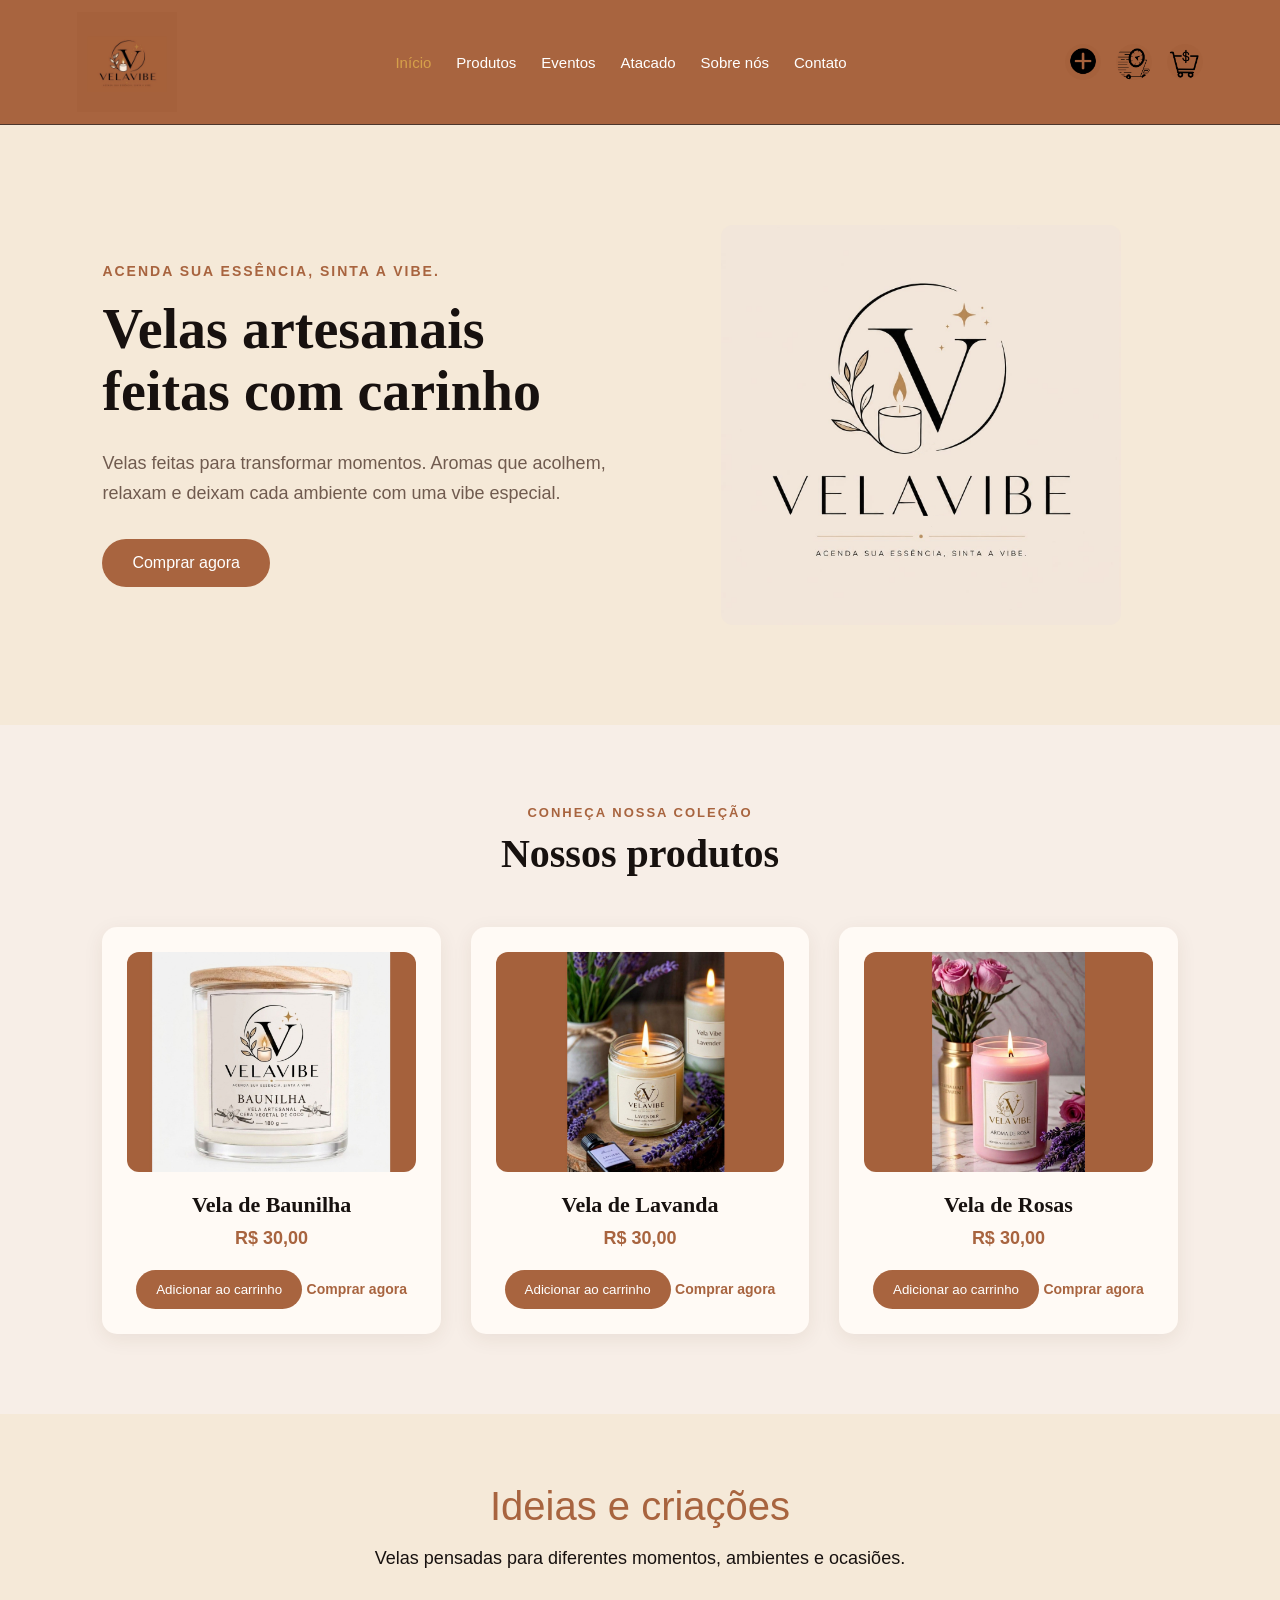
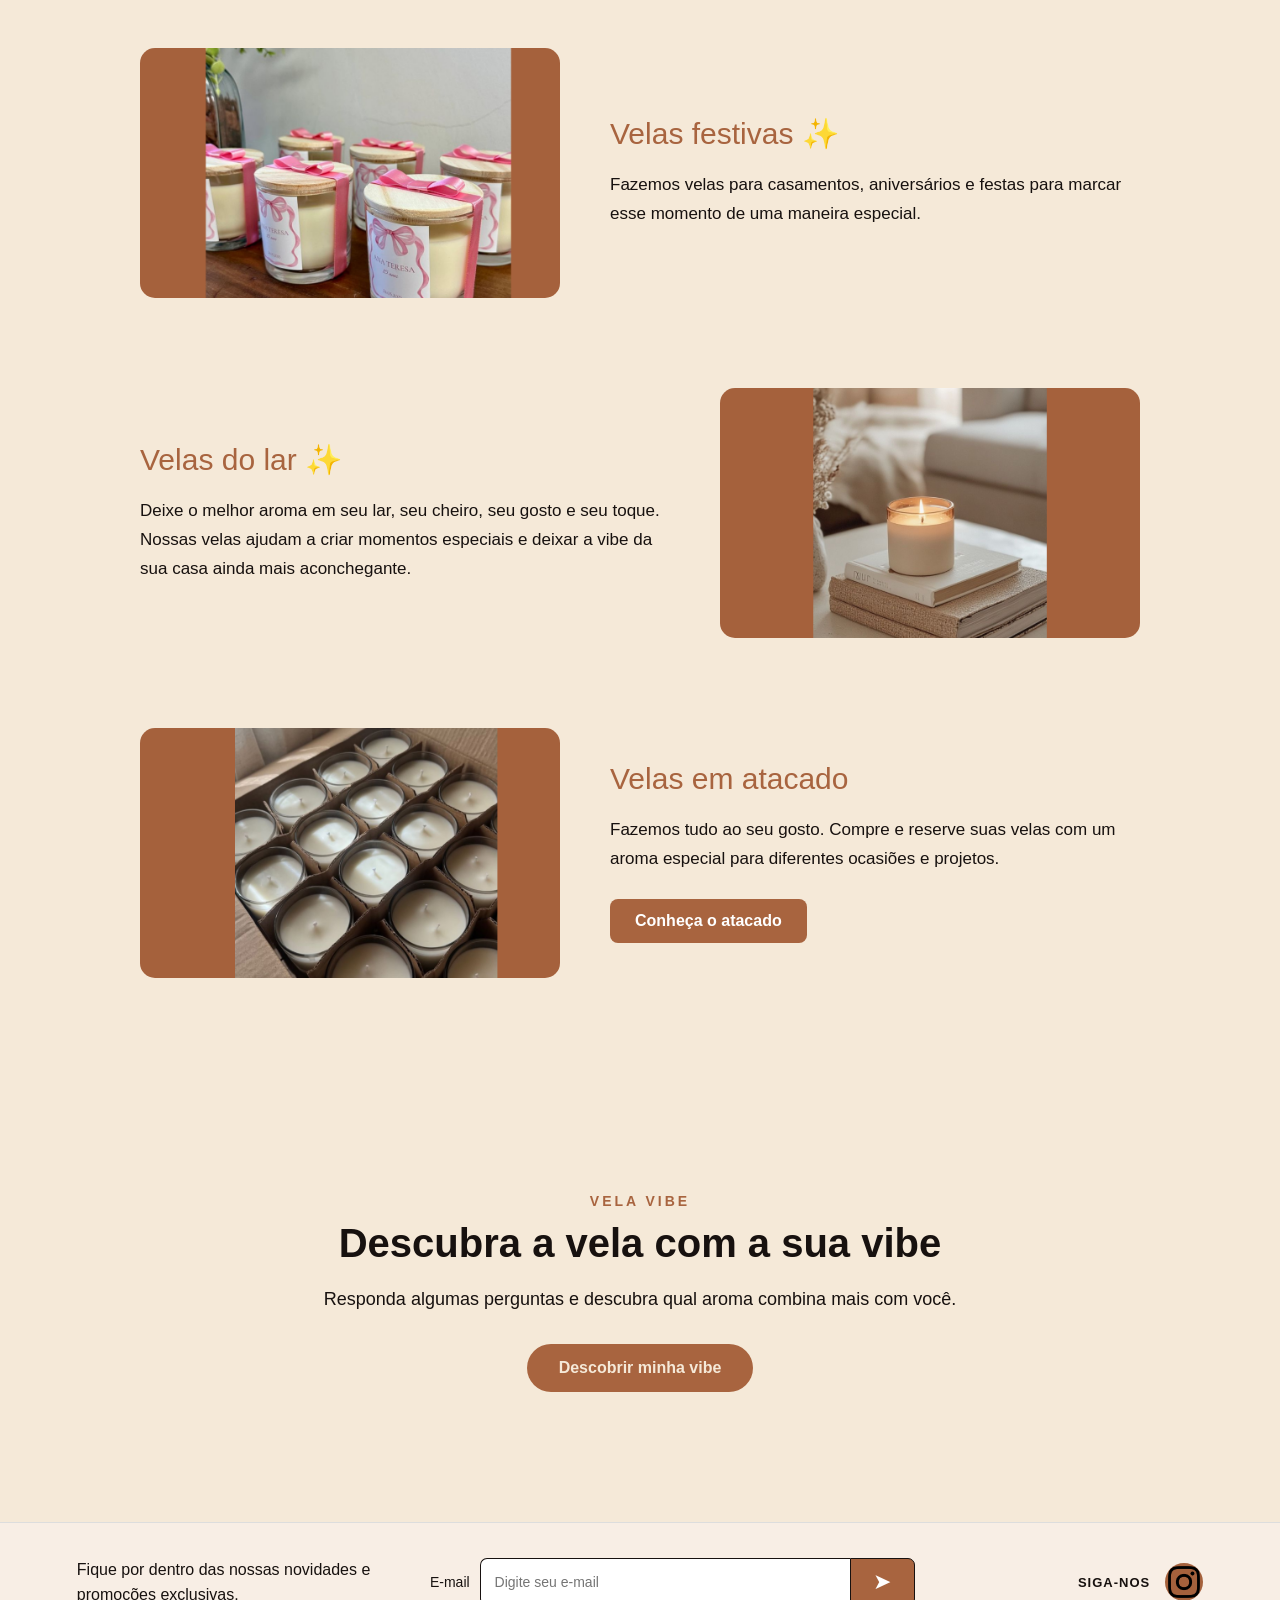
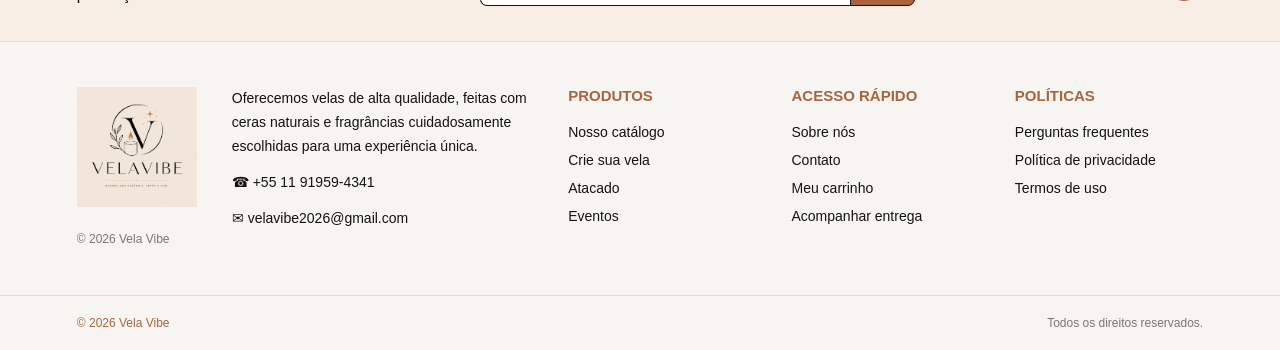
<file: index.html>
<!DOCTYPE html>
<html lang="pt-BR">

<head>
    <meta charset="UTF-8">
    <meta name="viewport" content="width=device-width, initial-scale=1.0">

    <title>Vela Vibe | Velas artesanais</title>

    <link rel="stylesheet" href="css/style.css">
</head>

<body>

    <!-- =========================================
         CABEÇALHO
    ========================================== -->

    <header class="cabecalho">

        <div class="logo">
            <a href="index.html">
                <img src="img/logo.jpg" alt="Logo Vela Vibe">
            </a>
        </div>

        <nav class="menu">
            <a href="index.html" aria-current="page">Início</a>
            <a href="Produtos.html">Produtos</a>
            <a href="evento.html">Eventos</a>
            <a href="atacado.html">Atacado</a>
            <a href="sobre.html">Sobre nós</a>
            <a href="contato.html">Contato</a>
        </nav>

        <div class="acoes-cabecalho">

            <a href="CrieSuaVela.html"
               class="criar-vela"
               title="Crie sua vela">

                <img src="img/criarsuavela.jpg" alt="Crie sua vela">

            </a>

            <a href="Acompanhe.html"
               class="acompanhar-entrega"
               title="Acompanhar entrega">

                <img src="img/icone2.jpg" alt="Acompanhar entrega">

            </a>

            <a href="Carrinho.html"
               class="carrinho"
               title="Carrinho">

                <img src="img/carrinho.jpg" alt="Carrinho">

            </a>

        </div>

    </header>


    <main>

        <!-- =========================================
             HERO
        ========================================== -->

        <section class="hero">

            <div class="hero-texto">

                <p class="subtitulo">
                    ACENDA SUA ESSÊNCIA, SINTA A VIBE.
                </p>

                <h1>
                    Velas artesanais
                    <br>
                    feitas com carinho
                </h1>

                <p class="descricao">
                    Velas feitas para transformar momentos.

                    Aromas que acolhem, relaxam e deixam cada
                    ambiente com uma vibe especial.
                </p>

                <a href="Produtos.html" class="botao">
                    Comprar agora
                </a>

            </div>

            <div class="hero-imagem">

                <img src="img/Logo.jpeg" alt="Logo Vela Vibe">

            </div>

        </section>


        <!-- =========================================
             PRODUTOS EM DESTAQUE
        ========================================== -->

        <section class="produtos">

            <div class="titulo-secao">

                <p>CONHEÇA NOSSA COLEÇÃO</p>

                <h2>Nossos produtos</h2>

            </div>

            <div class="produtos-grid">

                <!-- PRODUTO 1 -->

                <article class="produto">

                    <div class="produto-imagem">
                        <img src="img/baunilha.jpg" alt="Vela de Baunilha">
                    </div>

                    <h3>Vela de Baunilha</h3>

                    <p>R$ 30,00</p>

                    <button class="adicionar-carrinho"
                            data-produto="baunilha"
                            type="button">

                        Adicionar ao carrinho

                    </button>

                    <a href="Compra.html?produto=baunilha"
                       class="comprar-agora">

                        Comprar agora

                    </a>

                </article>


                <!-- PRODUTO 2 -->

                <article class="produto">

                    <div class="produto-imagem">
                        <img src="img/lavanda.jpg" alt="Vela de Lavanda">
                    </div>

                    <h3>Vela de Lavanda</h3>

                    <p>R$ 30,00</p>

                    <button class="adicionar-carrinho"
                            data-produto="lavanda"
                            type="button">

                        Adicionar ao carrinho

                    </button>

                    <a href="Compra.html?produto=lavanda"
                       class="comprar-agora">

                        Comprar agora

                    </a>

                </article>


                <!-- PRODUTO 3 -->

                <article class="produto">

                    <div class="produto-imagem">
                        <img src="img/rosas.jpg" alt="Vela de Rosas">
                    </div>

                    <h3>Vela de Rosas</h3>

                    <p>R$ 30,00</p>

                    <button class="adicionar-carrinho"
                            data-produto="rosas"
                            type="button">

                        Adicionar ao carrinho

                    </button>

                    <a href="Compra.html?produto=rosas"
                       class="comprar-agora">

                        Comprar agora

                    </a>

                </article>

            </div>

        </section>


        <!-- =========================================
             IDEIAS E CRIAÇÕES
        ========================================== -->

        <section class="ideias-criacoes">

            <div class="titulo-ideias">

                <h2>Ideias e criações</h2>

                <p>
                    Velas pensadas para diferentes momentos,
                    ambientes e ocasiões.
                </p>

            </div>


            <!-- VELAS FESTIVAS -->

            <div class="ideia-bloco">

                <div class="ideia-imagem">

                    <img src="img/lembrancinhas.png"
                         alt="Velas para ocasiões especiais">

                </div>

                <div class="ideia-texto">

                    <h3>Velas festivas ✨</h3>

                    <p>
                        Fazemos velas para casamentos, aniversários
                        e festas para marcar esse momento de uma
                        maneira especial.
                    </p>

                </div>

            </div>


            <!-- VELAS DO LAR -->

            <div class="ideia-bloco ideia-invertido">

                <div class="ideia-imagem">

                    <img src="img/decoração.jpg"
                         alt="Velas para decorar o lar">

                </div>

                <div class="ideia-texto">

                    <h3>Velas do lar ✨</h3>

                    <p>
                        Deixe o melhor aroma em seu lar, seu cheiro,
                        seu gosto e seu toque. Nossas velas ajudam
                        a criar momentos especiais e deixar a vibe
                        da sua casa ainda mais aconchegante.
                    </p>

                </div>

            </div>


            <!-- VELAS EM ATACADO -->

            <div class="ideia-bloco">

                <div class="ideia-imagem">

                    <img src="img/atacado.png"
                         alt="Velas em atacado">

                </div>

                <div class="ideia-texto">

                    <h3>Velas em atacado</h3>

                    <p>
                        Fazemos tudo ao seu gosto. Compre e reserve
                        suas velas com um aroma especial para
                        diferentes ocasiões e projetos.
                    </p>

                    <a href="atacado.html" class="botao-ideia">
                        Conheça o atacado
                    </a>

                </div>

            </div>

        </section>


        <!-- =========================================
             QUIZ - DESCUBRA SUA VIBE
        ========================================== -->

        <section class="quiz-vibe" id="quiz-vibe">

            <div class="quiz-introducao">

                <span class="quiz-legenda">
                    VELA VIBE
                </span>

                <h2>
                    Descubra a vela com a sua vibe
                </h2>

                <p>
                    Responda algumas perguntas e descubra
                    qual aroma combina mais com você.
                </p>

                <button type="button"
                        class="botao-iniciar-quiz"
                        id="iniciar-quiz">

                    Descobrir minha vibe

                </button>

            </div>


            <!-- QUIZ -->

            <div class="quiz-container" id="quiz-container">

                <div class="quiz-progresso">

                    <span id="quiz-numero">
                        Pergunta 1 de 4
                    </span>

                    <div class="barra-progresso">

                        <div id="progresso-quiz"></div>

                    </div>

                </div>


                <div class="quiz-pergunta">

                    <h3 id="quiz-pergunta">
                        Qual ambiente combina mais com você?
                    </h3>

                    <div class="quiz-opcoes" id="quiz-opcoes">
                    </div>

                </div>


                <button type="button"
                        class="botao-proxima"
                        id="proxima-pergunta"
                        disabled>

                    Próxima pergunta

                </button>

            </div>


            <!-- RESULTADO -->

            <div class="quiz-resultado" id="quiz-resultado">

                <span class="resultado-legenda">
                    SUA VIBE É...
                </span>

                <h2 id="resultado-titulo">
                    Vela de Lavanda
                </h2>

                <div class="resultado-imagem">

                    <img id="resultado-imagem"
                         src="img/lavanda.jpg"
                         alt="Vela de Lavanda">

                </div>

                <p id="resultado-descricao">
                    Um aroma suave para momentos de tranquilidade
                    e relaxamento.
                </p>

                <a href="Compra.html?produto=lavanda"
                   class="botao-resultado"
                   id="resultado-link">

                    Conhecer minha vela

                </a>

                <button type="button"
                        class="botao-refazer"
                        id="refazer-quiz">

                    Refazer quiz

                </button>

            </div>

        </section>

    </main>


    <!-- =========================================
         RODAPÉ
    ========================================== -->

    <footer class="rodape">


        <!-- NEWSLETTER -->

        <div class="newsletter">

            <div class="newsletter-texto">

                <p>
                    Fique por dentro das nossas novidades e
                    promoções exclusivas.
                </p>

            </div>


            <!-- FORMULÁRIO DE NEWSLETTER -->

            <div class="newsletter-form">

                <label for="newsletter-email">
                    E-mail
                </label>

                <div class="newsletter-campo">

                    <input
                        type="email"
                        id="newsletter-email"
                        name="newsletter-email"
                        placeholder="Digite seu e-mail"
                    >

                    <button type="button"
                            aria-label="Enviar e-mail">

                        ➤

                    </button>

                </div>

            </div>


            <!-- INSTAGRAM -->

            <div class="redes-sociais">

                <span>SIGA-NOS</span>

                <a href="https://www.instagram.com/vela.vibe_/"
                   target="_blank"
                   rel="noopener noreferrer"
                   title="Instagram Vela Vibe"
                   aria-label="Visite o Instagram da Vela Vibe">

                    <img src="img/instagram.png"
                         alt="Instagram Vela Vibe">

                </a>

            </div>

        </div>


        <!-- INFORMAÇÕES DO RODAPÉ -->

        <div class="rodape-conteudo">


            <!-- LOGO -->

            <div class="rodape-coluna logo-rodape">

                <img src="img/Logo.jpeg"
                     alt="Vela Vibe">

                <p>
                    © 2026 Vela Vibe
                </p>

            </div>


            <!-- SOBRE -->

            <div class="rodape-coluna">

                <p>
                    Oferecemos velas de alta qualidade,
                    feitas com ceras naturais e fragrâncias
                    cuidadosamente escolhidas para uma
                    experiência única.
                </p>

                <p>
                    ☎ +55 11 91959-4341
                </p>

                <p>
                    ✉ velavibe2026@gmail.com
                </p>

            </div>


            <!-- PRODUTOS -->

            <div class="rodape-coluna">

                <h3>PRODUTOS</h3>

                <a href="Produtos.html">
                    Nosso catálogo
                </a>

                <a href="CrieSuaVela.html">
                    Crie sua vela
                </a>

                <a href="atacado.html">
                    Atacado
                </a>

                <a href="evento.html">
                    Eventos
                </a>

            </div>


            <!-- ACESSO RÁPIDO -->

            <div class="rodape-coluna">

                <h3>ACESSO RÁPIDO</h3>

                <a href="sobre.html">
                    Sobre nós
                </a>

                <a href="contato.html">
                    Contato
                </a>

                <a href="Carrinho.html">
                    Meu carrinho
                </a>

                <a href="Acompanhe.html">
                    Acompanhar entrega
                </a>

            </div>


            <!-- POLÍTICAS -->

            <div class="rodape-coluna">

                <h3>POLÍTICAS</h3>

                <a href="#">
                    Perguntas frequentes
                </a>

                <a href="#">
                    Política de privacidade
                </a>

                <a href="#">
                    Termos de uso
                </a>

            </div>

        </div>


        <!-- COPYRIGHT -->

        <div class="rodape-final">

            <span>
                © 2026 Vela Vibe
            </span>

            <span>
                Todos os direitos reservados.
            </span>

        </div>

    </footer>


    <!-- JAVASCRIPT -->

    <script src="js/script.js"></script>

</body>

</html>
</file>
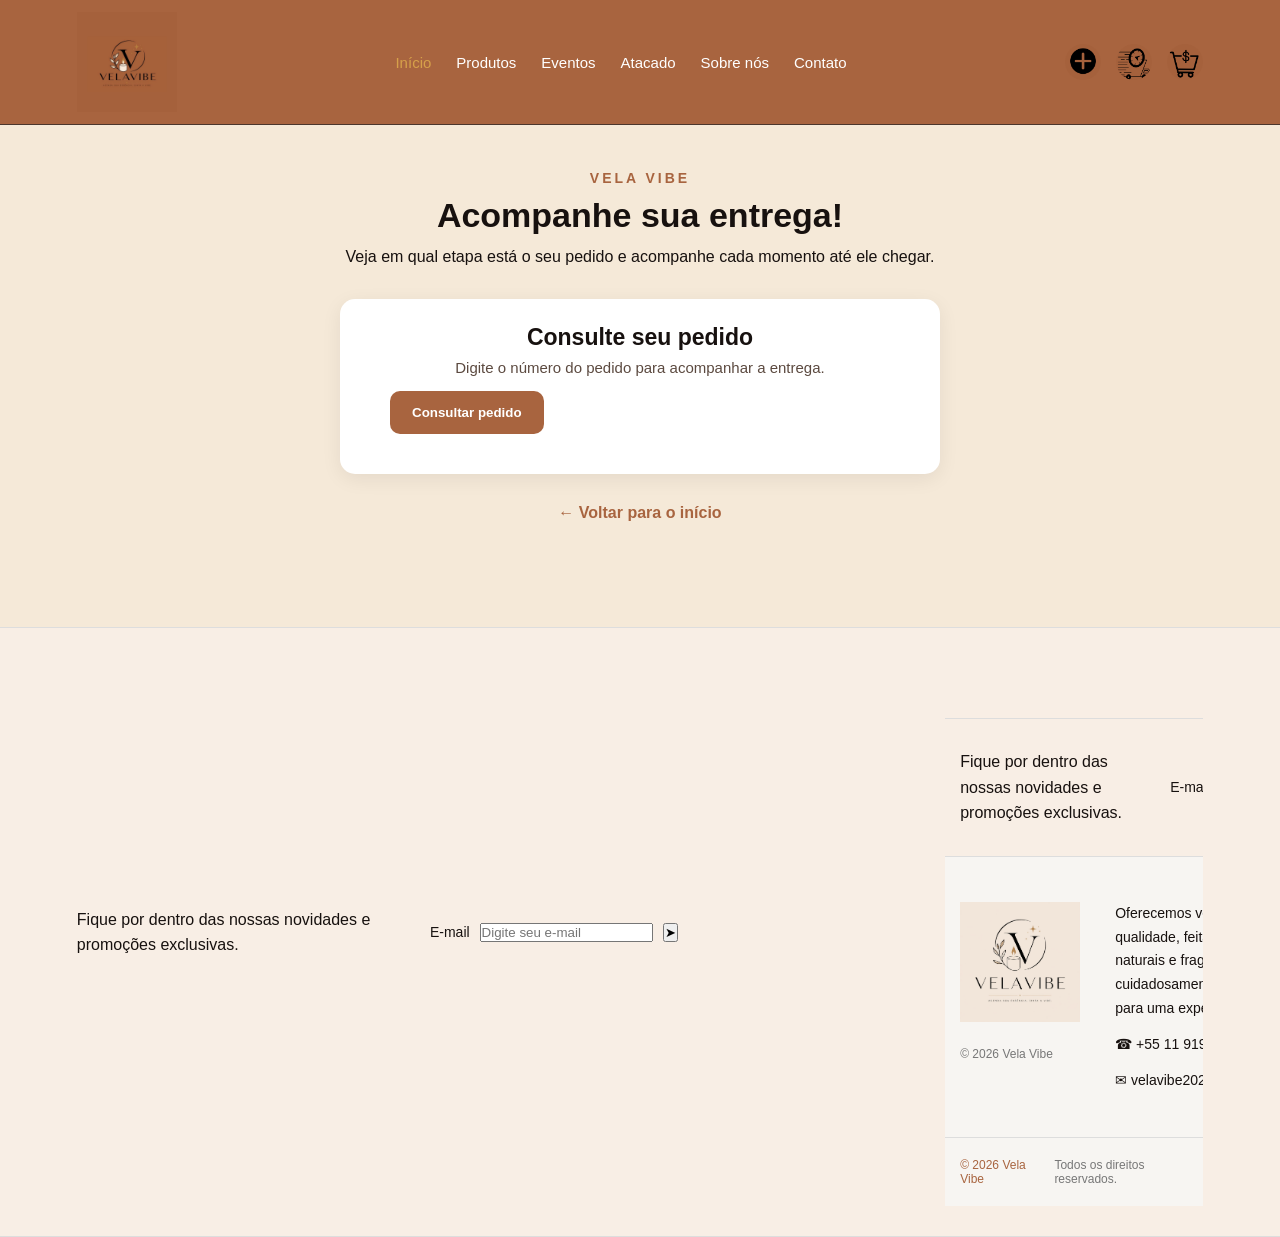
<file: Acompanhe.html>
<!DOCTYPE html>
<html lang="pt-BR">

<head>

    <meta charset="UTF-8">

    <meta
            name="viewport"
            content="width=device-width, initial-scale=1.0"
    >

    <title>Acompanhar entrega - Vela Vibe</title>

    <link rel="stylesheet" href="css/style.css">

</head>


<body>


<header class="cabecalho">

    <div class="logo">

        <a href="index.html">

            <img
                    src="img/logo.jpg"
                    alt="Logo Vela Vibe"
            >

        </a>

    </div>


       <nav class="menu">
            <a href="index.html" aria-current="page">Início</a>
            <a href="Produtos.html">Produtos</a>
            <a href="evento.html">Eventos</a>
            <a href="atacado.html">Atacado</a>
            <a href="sobre.html">Sobre nós</a>
            <a href="contato.html">Contato</a>
        </nav>



    <div class="acoes-cabecalho">

        <a
                href="CrieSuaVela.html"
                class="criar-vela"
                title="Crie sua vela"
        >

            <img
                    src="img/criarsuavela.jpg"
                    alt="Crie sua vela"
            >

        </a>

        <a href="Acompanhe.html" class="acompanhar-entrega" title="Acompanhar entrega">
            <img src="img/icone2.jpg" alt="Acompanhar entrega">
        </a>

        <a
                href="Carrinho.html"
                class="carrinho"
                title="Carrinho"
        >

            <img
                    src="img/carrinho.jpg"
                    alt="Carrinho"
            >

        </a>

    </div>

</header>


<main class="acompanhar-pagina">


    <!-- =====================================
         TÍTULO
    ====================================== -->

    <section class="acompanhar-introducao">

        <span class="acompanhar-legenda">
            VELA VIBE
        </span>

        <h1>
            Acompanhe sua entrega!
        </h1>

        <p>
            Veja em qual etapa está o seu pedido
            e acompanhe cada momento até ele chegar.
        </p>

    </section>


    <!-- =====================================
         CONSULTA DO PEDIDO
    ====================================== -->

    <section class="consulta-pedido">

        <h2>
            Consulte seu pedido
        </h2>

        <p>
            Digite o número do pedido para
            acompanhar a entrega.
        </p>


        <div class="campo-pedido">

            <label
                    type="text"
                    id="numero-pedido"
                    placeholder="Ex: VV2026-001"
            >

            <button
                    type="button"
                    id="consultar-pedido"
            >
                Consultar pedido
            </button>

        </div>

        <p
                id="mensagem-pedido"
                class="mensagem-pedido"
        ></p>

    </section>


    <!-- =====================================
         INFORMAÇÕES DO PEDIDO
    ====================================== -->

    <section
            class="informacoes-pedido"
            id="informacoes-pedido"
    >

        <div class="pedido-cabecalho">

            <div>

                <span>
                    NÚMERO DO PEDIDO
                </span>

                <h2 id="numero-pedido-exibido">
                    #VV2026-001
                </h2>

            </div>


            <div class="status-pedido">

                <span>
                    STATUS
                </span>

                <strong id="status-atual">
                    Pedido realizado
                </strong>

            </div>

        </div>


        <!-- =================================
             PRODUTOS
        ================================== -->

        <div class="produto-pedido">

            <div class="icone-produto">
                🕯️
            </div>

            <div>

                <span>
                    PRODUTO
                </span>

                <h3 id="produto-pedido-nome">
                    Seu pedido Vela Vibe
                </h3>

                <p id="produto-pedido-detalhes">
                    Confira abaixo o andamento da sua entrega.
                </p>

            </div>

        </div>


        <!-- =================================
             LINHA DE PROGRESSO
        ================================== -->

        <div class="rastreamento">

            <div
                    class="etapa ativa"
                    id="etapa-1"
            >

                <div class="circulo">
                    ✓
                </div>

                <span>
                    Pedido realizado
                </span>

            </div>


            <div
                    class="linha"
                    id="linha-1"
            ></div>


            <div
                    class="etapa"
                    id="etapa-2"
            >

                <div class="circulo">
                    2
                </div>

                <span>
                    Pedido confirmado
                </span>

            </div>


            <div
                    class="linha"
                    id="linha-2"
            ></div>


            <div
                    class="etapa"
                    id="etapa-3"
            >

                <div class="circulo">
                    3
                </div>

                <span>
                    Preparando
                </span>

            </div>


            <div
                    class="linha"
                    id="linha-3"
            ></div>


            <div
                    class="etapa"
                    id="etapa-4"
            >

                <div class="circulo">
                    4
                </div>

                <span>
                    Enviado
                </span>

            </div>


            <div
                    class="linha"
                    id="linha-4"
            ></div>


            <div
                    class="etapa"
                    id="etapa-5"
            >

                <div class="circulo">
                    5
                </div>

                <span>
                    Entregue
                </span>

            </div>

        </div>


        <!-- =================================
             MENSAGEM
        ================================== -->

        <div class="mensagem-entrega">

            <span>
                🕯️
            </span>

            <p id="mensagem-entrega-texto">

                Seu pedido foi realizado com sucesso.
                Em breve começaremos a preparar sua vela!

            </p>

        </div>


        <!-- =================================
             BOTÃO DE DEMONSTRAÇÃO
        ================================== -->

        <button
                type="button"
                id="avancar-status"
                class="botao-status"
        >
            Avançar status
        </button>


    </section>


    <!-- =====================================
         VOLTAR
    ====================================== -->

    <div class="voltar-acompanhar">

        <a href="index.html">
            ← Voltar para o início
        </a>

    </div>


</main>


<footer class="rodape">

    <div class="newsletter">

        <div class="newsletter-texto">

            <p>
                Fique por dentro das nossas novidades e
                promoções exclusivas.
            </p>

        </div>


        <div class="newsletter-form">

            <label for="email">
                E-mail
            </label>

            <input
                    type="email"
                    id="email"
                    placeholder="Digite seu e-mail"
            >

            <button type="button">
                ➤
            </button>

        </div>

 <footer class="rodape">


        <!-- NEWSLETTER -->

        <div class="newsletter">

            <div class="newsletter-texto">

                <p>
                    Fique por dentro das nossas novidades e
                    promoções exclusivas.
                </p>

            </div>


            <!-- FORMULÁRIO DE NEWSLETTER -->

            <div class="newsletter-form">

                <label for="newsletter-email">
                    E-mail
                </label>

                <div class="newsletter-campo">

                    <input
                        type="email"
                        id="newsletter-email"
                        name="newsletter-email"
                        placeholder="Digite seu e-mail"
                    >

                    <button type="button"
                            aria-label="Enviar e-mail">

                        ➤

                    </button>

                </div>

            </div>


            <!-- INSTAGRAM -->

            <div class="redes-sociais">

                <span>SIGA-NOS</span>

                <a href="https://www.instagram.com/vela.vibe_/"
                   target="_blank"
                   rel="noopener noreferrer"
                   title="Instagram Vela Vibe"
                   aria-label="Visite o Instagram da Vela Vibe">

                    <img src="img/instagram.png"
                         alt="Instagram Vela Vibe">

                </a>

            </div>

        </div>


        <!-- INFORMAÇÕES DO RODAPÉ -->

        <div class="rodape-conteudo">


            <!-- LOGO -->

            <div class="rodape-coluna logo-rodape">

                <img src="img/Logo.jpeg"
                     alt="Vela Vibe">

                <p>
                    © 2026 Vela Vibe
                </p>

            </div>


            <!-- SOBRE -->

            <div class="rodape-coluna">

                <p>
                    Oferecemos velas de alta qualidade,
                    feitas com ceras naturais e fragrâncias
                    cuidadosamente escolhidas para uma
                    experiência única.
                </p>

                <p>
                    ☎ +55 11 91959-4341
                </p>

                <p>
                    ✉ velavibe2026@gmail.com
                </p>

            </div>


            <!-- PRODUTOS -->

            <div class="rodape-coluna">

                <h3>PRODUTOS</h3>

                <a href="Produtos.html">
                    Nosso catálogo
                </a>

                <a href="CrieSuaVela.html">
                    Crie sua vela
                </a>

                <a href="atacado.html">
                    Atacado
                </a>

                <a href="evento.html">
                    Eventos
                </a>

            </div>


            <!-- ACESSO RÁPIDO -->

            <div class="rodape-coluna">

                <h3>ACESSO RÁPIDO</h3>

                <a href="sobre.html">
                    Sobre nós
                </a>

                <a href="contato.html">
                    Contato
                </a>

                <a href="Carrinho.html">
                    Meu carrinho
                </a>

                <a href="Acompanhe.html">
                    Acompanhar entrega
                </a>

            </div>


            <!-- POLÍTICAS -->

            <div class="rodape-coluna">

                <h3>POLÍTICAS</h3>

                <a href="#">
                    Perguntas frequentes
                </a>

                <a href="#">
                    Política de privacidade
                </a>

                <a href="#">
                    Termos de uso
                </a>

            </div>

        </div>


        <!-- COPYRIGHT -->

        <div class="rodape-final">

            <span>
                © 2026 Vela Vibe
            </span>

            <span>
                Todos os direitos reservados.
            </span>

        </div>

    </footer>


    <!-- JAVASCRIPT -->

    <script src="js/script.js"></script>

</body>

</html>

</body>

</html>
</file>
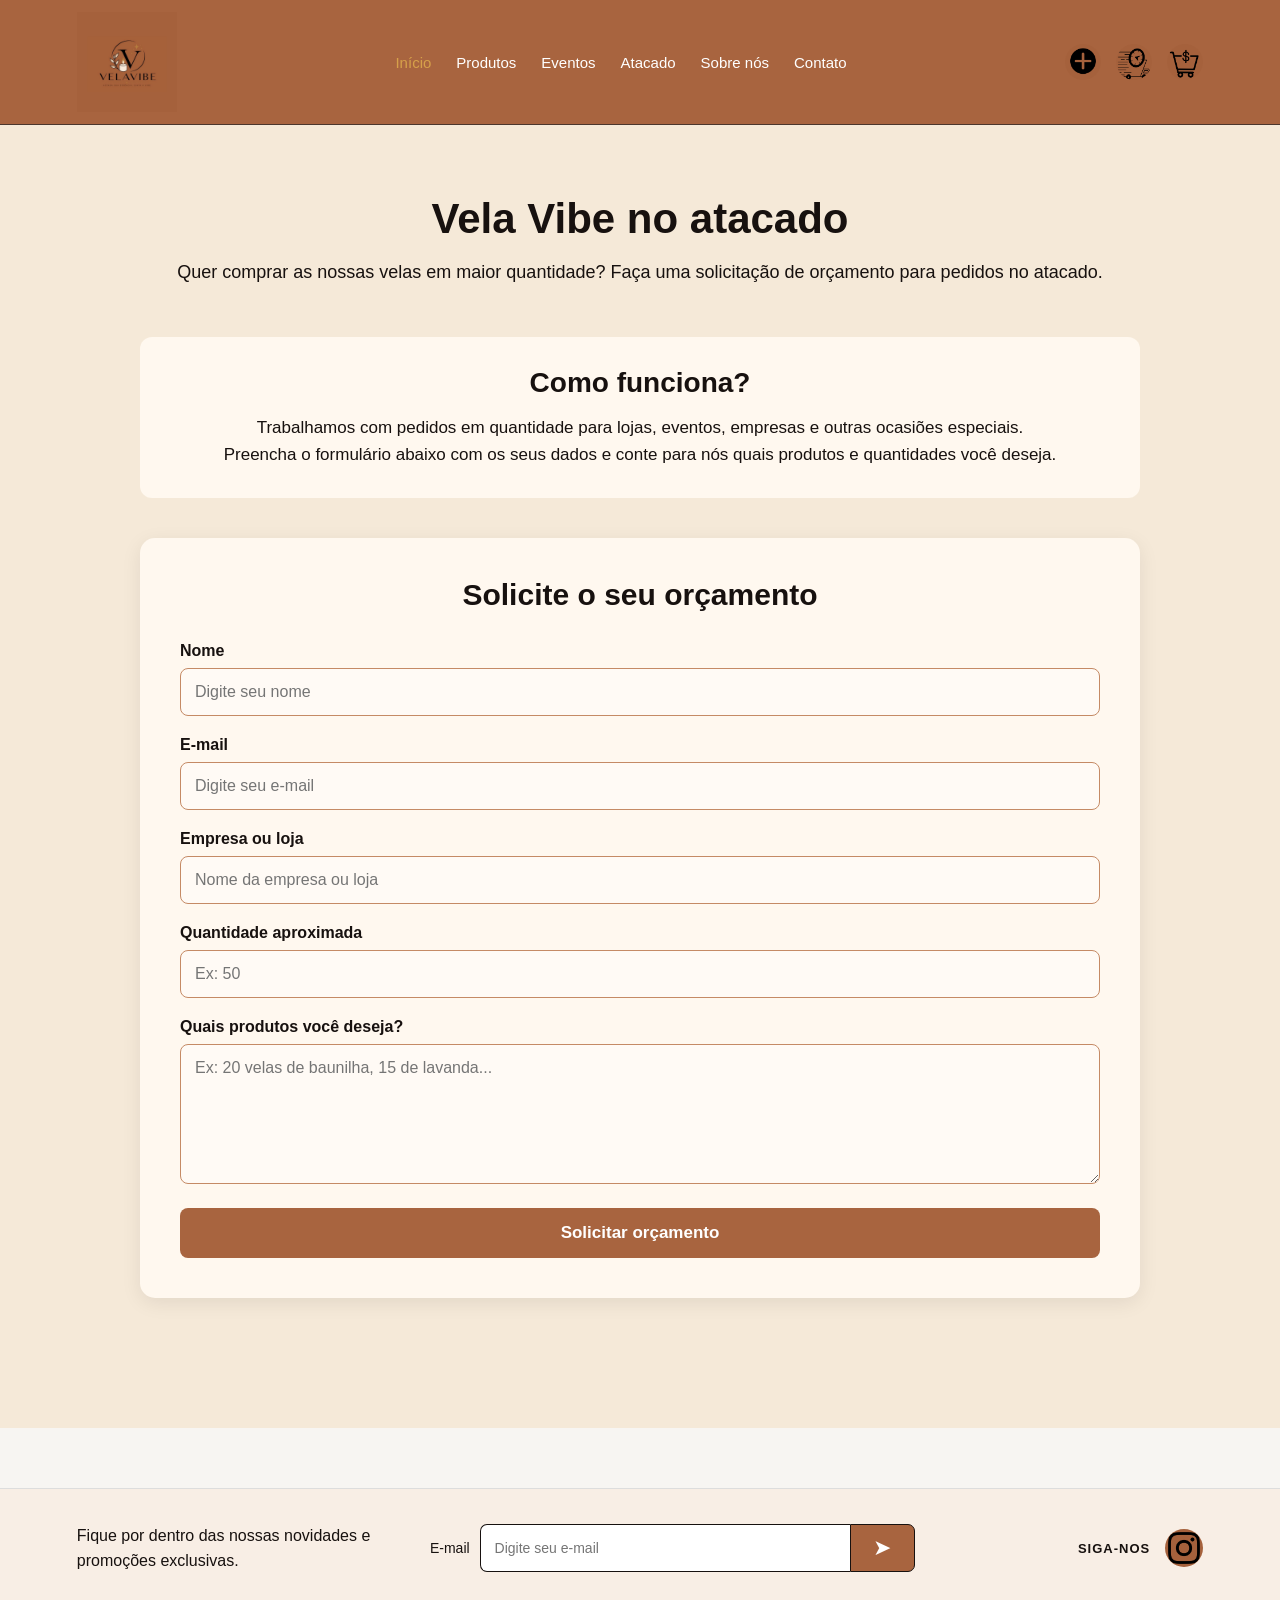
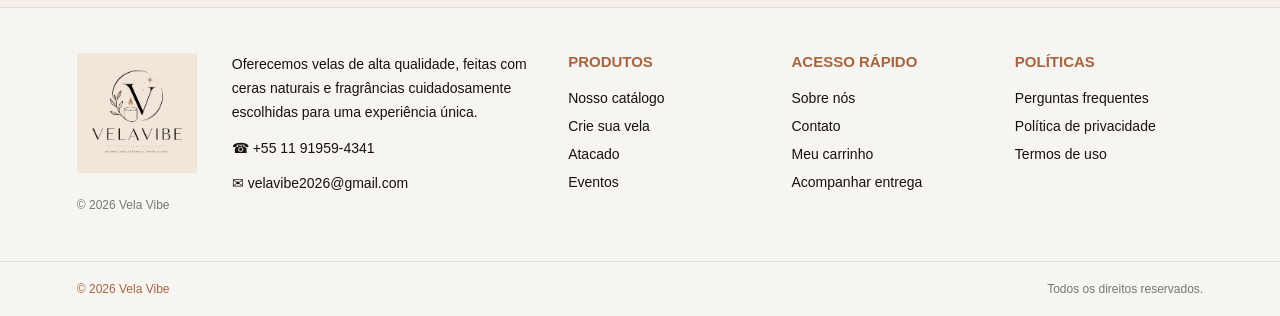
<file: atacado.html>
<!DOCTYPE html>
<html lang="pt-BR">

<head>

    <meta charset="UTF-8">

    <meta name="viewport"
          content="width=device-width, initial-scale=1.0">

    <title>Atacado - Vela Vibe</title>

    <link rel="stylesheet"
          href="css/style.css">

</head>


<body>


<header class="cabecalho">

    <div class="logo">

        <img src="img/logo.jpg"
             alt="Logo Vela Vibe">

    </div>

   <nav class="menu">
            <a href="index.html" aria-current="page">Início</a>
            <a href="Produtos.html">Produtos</a>
            <a href="evento.html">Eventos</a>
            <a href="atacado.html">Atacado</a>
            <a href="sobre.html">Sobre nós</a>
            <a href="contato.html">Contato</a>
        </nav>



    <div class="acoes-cabecalho">

        <a href="CrieSuaVela.html"
           class="criar-vela"
           title="Crie sua vela">

            <img src="img/criarsuavela.jpg"
                 alt="Crie sua vela">

        </a>

        <a href="Acompanhe.html" class="acompanhar-entrega" title="Acompanhar entrega">
            <img src="img/icone2.jpg" alt="Acompanhar entrega">
        </a>

        <a href="Carrinho.html"
           class="carrinho"
           title="Carrinho">

            <img src="img/carrinho.jpg"
                 alt="Carrinho">

        </a>

    </div>

</header>



<main class="atacado-conteudo">


    <section class="atacado">


        <h1>
            Vela Vibe no atacado
        </h1>


        <p class="atacado-intro">

            Quer comprar as nossas velas em maior quantidade?

            Faça uma solicitação de orçamento para pedidos
            no atacado.

        </p>



        <div class="atacado-info">


            <h2>
                Como funciona?
            </h2>


            <p>

                Trabalhamos com pedidos em quantidade para lojas,
                eventos, empresas e outras ocasiões especiais.

            </p>


            <p>

                Preencha o formulário abaixo com os seus dados e
                conte para nós quais produtos e quantidades
                você deseja.

            </p>


        </div>



        <form

                id="formulario-atacado"

                class="formulario-atacado"

                action="https://formspree.io/f/xwlknddr"

                method="POST"

        >


            <input

                    type="hidden"

                    name="subject"

                    value="Nova solicitação de orçamento - Vela Vibe"

            >



            <h2>
                Solicite o seu orçamento
            </h2>



            <div class="campo-atacado">


                <label for="nome-atacado">
                    Nome
                </label>


                <input

                        type="text"

                        id="nome-atacado"

                        name="nome"

                        placeholder="Digite seu nome"

                        required

                >


            </div>



            <div class="campo-atacado">


                <label for="email-atacado">
                    E-mail
                </label>


                <input

                        type="email"

                        id="email-atacado"

                        name="email"

                        placeholder="Digite seu e-mail"

                        required

                >


            </div>



            <div class="campo-atacado">


                <label for="empresa-atacado">
                    Empresa ou loja
                </label>


                <input

                        type="text"

                        id="empresa-atacado"

                        name="empresa"

                        placeholder="Nome da empresa ou loja"

                >


            </div>



            <div class="campo-atacado">


                <label for="quantidade-atacado">
                    Quantidade aproximada
                </label>


                <input

                        type="number"

                        id="quantidade-atacado"

                        name="quantidade"

                        min="1"

                        placeholder="Ex: 50"

                        required

                >


            </div>



            <div class="campo-atacado">


                <label for="mensagem-atacado">
                    Quais produtos você deseja?
                </label>


                <textarea

                        id="mensagem-atacado"

                        name="mensagem"

                        rows="6"

                        placeholder="Ex: 20 velas de baunilha, 15 de lavanda..."

                        required

                ></textarea>


            </div>



            <button

                    type="submit"

                    id="enviar-atacado"

                    class="botao-atacado"

            >

                Solicitar orçamento

            </button>


        </form>


    </section>


</main>

<footer class="rodape">

   <footer class="rodape">


        <!-- NEWSLETTER -->

        <div class="newsletter">

            <div class="newsletter-texto">

                <p>
                    Fique por dentro das nossas novidades e
                    promoções exclusivas.
                </p>

            </div>


            <!-- FORMULÁRIO DE NEWSLETTER -->

            <div class="newsletter-form">

                <label for="newsletter-email">
                    E-mail
                </label>

                <div class="newsletter-campo">

                    <input
                        type="email"
                        id="newsletter-email"
                        name="newsletter-email"
                        placeholder="Digite seu e-mail"
                    >

                    <button type="button"
                            aria-label="Enviar e-mail">

                        ➤

                    </button>

                </div>

            </div>


            <!-- INSTAGRAM -->

            <div class="redes-sociais">

                <span>SIGA-NOS</span>

                <a href="https://www.instagram.com/vela.vibe_/"
                   target="_blank"
                   rel="noopener noreferrer"
                   title="Instagram Vela Vibe"
                   aria-label="Visite o Instagram da Vela Vibe">

                    <img src="img/instagram.png"
                         alt="Instagram Vela Vibe">

                </a>

            </div>

        </div>


        <!-- INFORMAÇÕES DO RODAPÉ -->

        <div class="rodape-conteudo">


            <!-- LOGO -->

            <div class="rodape-coluna logo-rodape">

                <img src="img/Logo.jpeg"
                     alt="Vela Vibe">

                <p>
                    © 2026 Vela Vibe
                </p>

            </div>


            <!-- SOBRE -->

            <div class="rodape-coluna">

                <p>
                    Oferecemos velas de alta qualidade,
                    feitas com ceras naturais e fragrâncias
                    cuidadosamente escolhidas para uma
                    experiência única.
                </p>

                <p>
                    ☎ +55 11 91959-4341
                </p>

                <p>
                    ✉ velavibe2026@gmail.com
                </p>

            </div>


            <!-- PRODUTOS -->

            <div class="rodape-coluna">

                <h3>PRODUTOS</h3>

                <a href="Produtos.html">
                    Nosso catálogo
                </a>

                <a href="CrieSuaVela.html">
                    Crie sua vela
                </a>

                <a href="atacado.html">
                    Atacado
                </a>

                <a href="evento.html">
                    Eventos
                </a>

            </div>


            <!-- ACESSO RÁPIDO -->

            <div class="rodape-coluna">

                <h3>ACESSO RÁPIDO</h3>

                <a href="sobre.html">
                    Sobre nós
                </a>

                <a href="contato.html">
                    Contato
                </a>

                <a href="Carrinho.html">
                    Meu carrinho
                </a>

                <a href="Acompanhe.html">
                    Acompanhar entrega
                </a>

            </div>


            <!-- POLÍTICAS -->

            <div class="rodape-coluna">

                <h3>POLÍTICAS</h3>

                <a href="#">
                    Perguntas frequentes
                </a>

                <a href="#">
                    Política de privacidade
                </a>

                <a href="#">
                    Termos de uso
                </a>

            </div>

        </div>


        <!-- COPYRIGHT -->

        <div class="rodape-final">

            <span>
                © 2026 Vela Vibe
            </span>

            <span>
                Todos os direitos reservados.
            </span>

        </div>

    </footer>


    <!-- JAVASCRIPT -->

    <script src="js/script.js"></script>

</body>

</html>


</body>

</html>
</file>
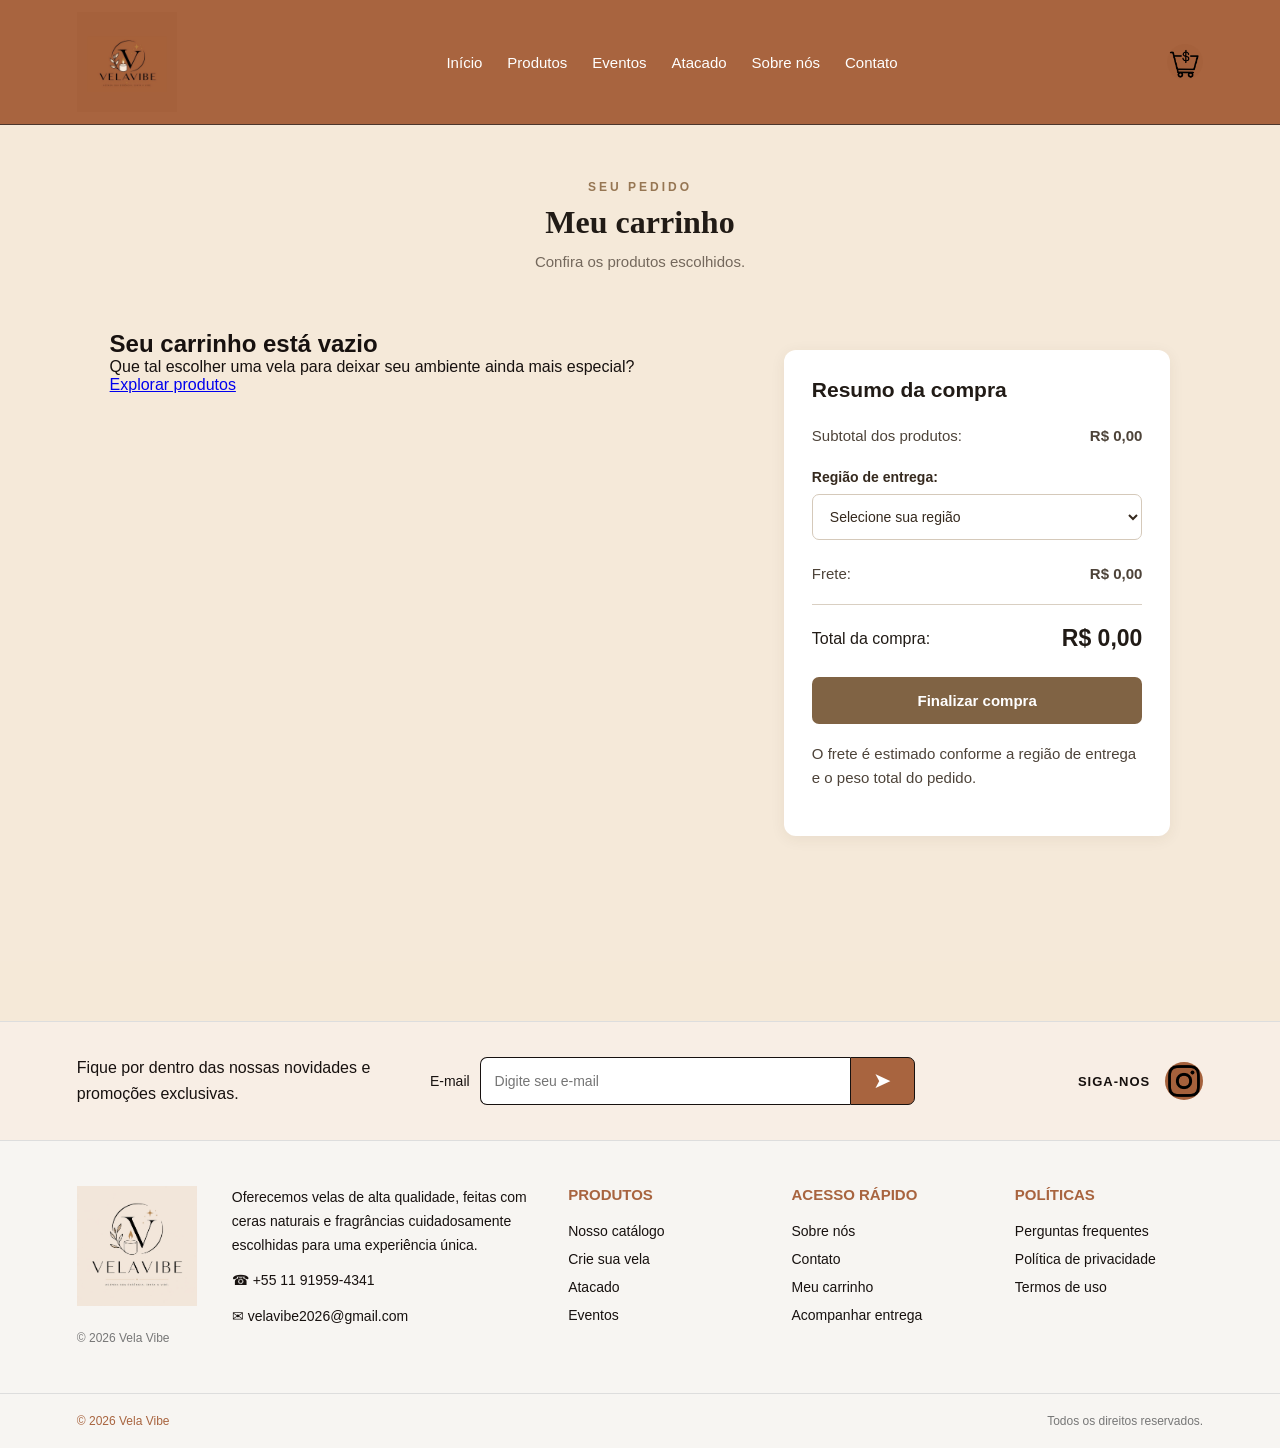
<file: Carrinho.html>
<!DOCTYPE html>
<html lang="pt-BR">

<head>
    <meta charset="UTF-8">
    <meta name="viewport" content="width=device-width, initial-scale=1.0">

    <title>Carrinho | Vela Vibe</title>

    <link rel="stylesheet" href="css/style.css">

    <script src="js/script.js" defer></script>
</head>

<body>

    <!-- CABEÇALHO -->

    <header class="cabecalho">

        <div class="logo">
            <a href="index.html">
                <img src="img/logo.jpg" alt="Logo Vela Vibe">
            </a>
        </div>

        <nav class="menu">
            <a href="index.html">Início</a>
            <a href="Produtos.html">Produtos</a>
            <a href="evento.html">Eventos</a>
            <a href="atacado.html">Atacado</a>
            <a href="sobre.html">Sobre nós</a>
            <a href="contato.html">Contato</a>
        </nav>

        <a
            href="Carrinho.html"
            class="carrinho"
            aria-label="Meu carrinho"
            aria-current="page"
        >
            <img src="img/carrinho.jpg" alt="Carrinho">
        </a>

    </header>


    <!-- CONTEÚDO PRINCIPAL -->

    <main>

        <section class="pagina-carrinho">

            <!-- TÍTULO -->

            <div class="titulo-secao">

                <p>SEU PEDIDO</p>

                <h1>Meu carrinho</h1>

                <span>
                    Confira os produtos escolhidos.
                </span>

            </div>


            <div class="carrinho-conteudo">


                <!-- PRODUTOS DO CARRINHO -->

                <div id="lista-carrinho">

                    <p>Seu carrinho está vazio.</p>

                </div>


                <!-- RESUMO DA COMPRA -->

                <div class="resumo-carrinho">

                    <h2>Resumo da compra</h2>


                    <!-- SUBTOTAL -->

                    <p>
                        Subtotal dos produtos:

                        <span id="subtotal">
                            R$ 0,00
                        </span>
                    </p>


                    <!-- REGIÃO DE ENTREGA -->

                    <div class="campo-regiao">

                        <label for="regiao-frete">
                            Região de entrega:
                        </label>

                        <select id="regiao-frete">

                            <option value="">
                                Selecione sua região
                            </option>

                            <option value="sudeste">
                                Sudeste
                            </option>

                            <option value="sul">
                                Sul
                            </option>

                            <option value="centro-oeste">
                                Centro-Oeste
                            </option>

                            <option value="nordeste">
                                Nordeste
                            </option>

                            <option value="norte">
                                Norte
                            </option>

                        </select>

                    </div>


                    <!-- VALOR DO FRETE -->

                    <p>
                        Frete:

                        <span id="valor-frete">
                            R$ 0,00
                        </span>
                    </p>


                    <!-- TOTAL -->

                    <div class="resumo-total">

                        <p>
                            Total da compra:

                            <strong id="total">
                                R$ 0,00
                            </strong>
                        </p>

                    </div>


                    <!-- FINALIZAR COMPRA -->

                    <button
                        id="finalizar-compra"
                        type="button"
                    >
                        Finalizar compra
                    </button>


                    <!-- AVISO DE FRETE -->

                    <p class="aviso-frete">
                        O frete é estimado conforme a região de
                        entrega e o peso total do pedido.
                    </p>

                </div>

            </div>

        </section>

    </main>


    <!-- RODAPÉ -->

    <footer class="rodape">


        <!-- NEWSLETTER -->

        <div class="newsletter">

            <div class="newsletter-texto">

                <p>
                    Fique por dentro das nossas novidades e
                    promoções exclusivas.
                </p>

            </div>


            <!-- FORMULÁRIO DE NEWSLETTER -->

            <div class="newsletter-form">

                <label for="newsletter-email">
                    E-mail
                </label>

                <div class="newsletter-campo">

                    <input
                        type="email"
                        id="newsletter-email"
                        name="newsletter-email"
                        placeholder="Digite seu e-mail"
                    >

                    <button
                        type="button"
                        aria-label="Enviar e-mail"
                    >
                        ➤
                    </button>

                </div>

            </div>


            <!-- INSTAGRAM -->

            <div class="redes-sociais">

                <span>SIGA-NOS</span>

                <a
                    href="https://www.instagram.com/vela.vibe_/"
                    target="_blank"
                    rel="noopener noreferrer"
                    title="Instagram Vela Vibe"
                    aria-label="Visite o Instagram da Vela Vibe"
                >

                    <img
                        src="img/instagram.png"
                        alt="Instagram Vela Vibe"
                    >

                </a>

            </div>

        </div>


        <!-- INFORMAÇÕES DO RODAPÉ -->

        <div class="rodape-conteudo">


            <!-- LOGO -->

            <div class="rodape-coluna logo-rodape">

                <img
                    src="img/Logo.jpeg"
                    alt="Vela Vibe"
                >

                <p>
                    © 2026 Vela Vibe
                </p>

            </div>


            <!-- SOBRE -->

            <div class="rodape-coluna">

                <p>
                    Oferecemos velas de alta qualidade,
                    feitas com ceras naturais e fragrâncias
                    cuidadosamente escolhidas para uma
                    experiência única.
                </p>

                <p>
                    ☎ +55 11 91959-4341
                </p>

                <p>
                    ✉ velavibe2026@gmail.com
                </p>

            </div>


            <!-- PRODUTOS -->

            <div class="rodape-coluna">

                <h3>PRODUTOS</h3>

                <a href="Produtos.html">
                    Nosso catálogo
                </a>

                <a href="CrieSuaVela.html">
                    Crie sua vela
                </a>

                <a href="atacado.html">
                    Atacado
                </a>

                <a href="evento.html">
                    Eventos
                </a>

            </div>


            <!-- ACESSO RÁPIDO -->

            <div class="rodape-coluna">

                <h3>ACESSO RÁPIDO</h3>

                <a href="sobre.html">
                    Sobre nós
                </a>

                <a href="contato.html">
                    Contato
                </a>

                <a href="Carrinho.html">
                    Meu carrinho
                </a>

                <a href="Acompanhe.html">
                    Acompanhar entrega
                </a>

            </div>


            <!-- POLÍTICAS -->

            <div class="rodape-coluna">

                <h3>POLÍTICAS</h3>

                <a href="#">
                    Perguntas frequentes
                </a>

                <a href="#">
                    Política de privacidade
                </a>

                <a href="#">
                    Termos de uso
                </a>

            </div>

        </div>


        <!-- COPYRIGHT -->

        <div class="rodape-final">

            <span>
                © 2026 Vela Vibe
            </span>

            <span>
                Todos os direitos reservados.
            </span>

        </div>

    </footer>

</body>

</html>
</file>
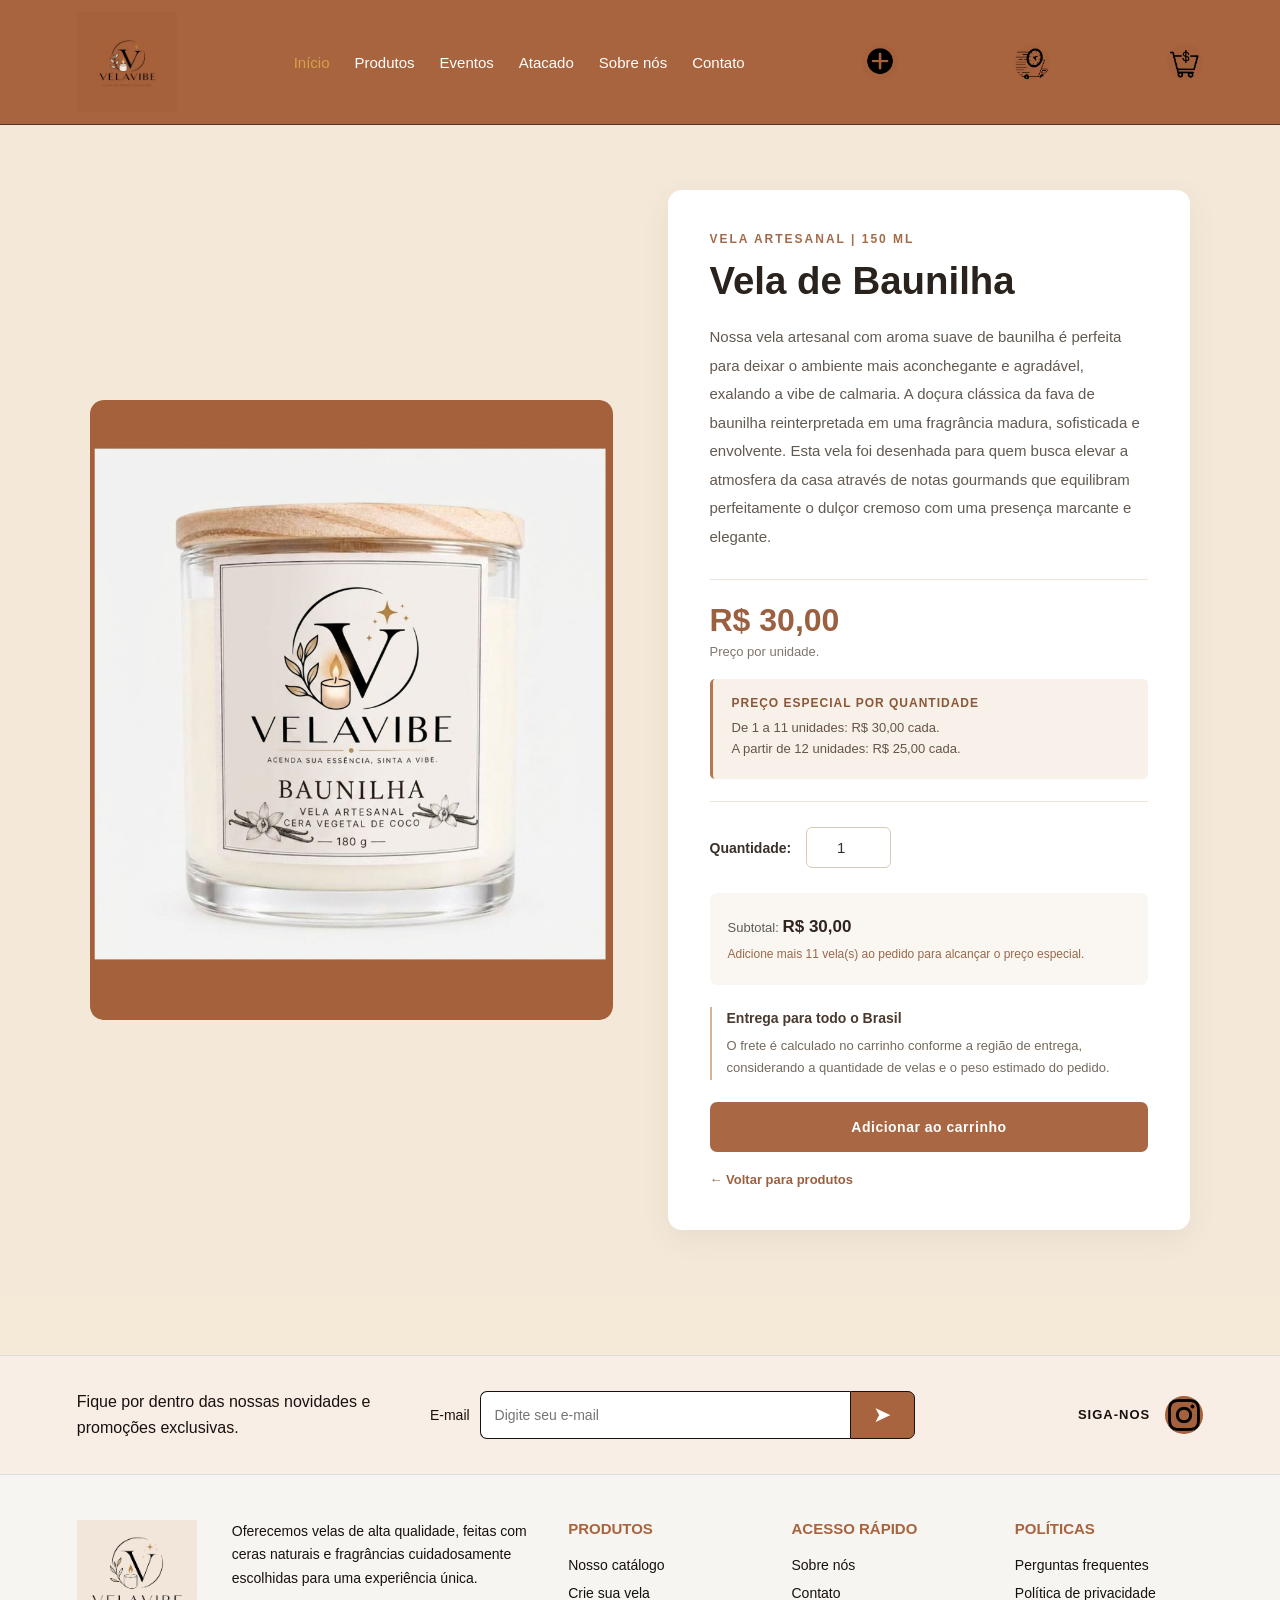
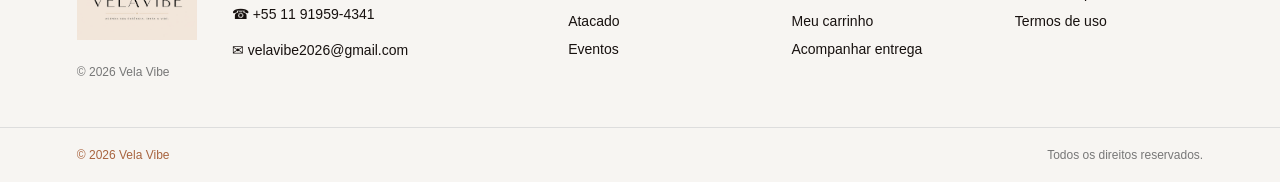
<file: Compra.html>
<!DOCTYPE html>
<html lang="pt-BR">

<head>
    <meta charset="UTF-8">
    <meta name="viewport" content="width=device-width, initial-scale=1.0">

    <title>Produtos | Vela Vibe</title>

    <link rel="stylesheet" href="css/style.css">

    <script src="js/script.js" defer></script>
</head>

<body>

    <!-- CABEÇALHO -->

    <header class="cabecalho">

        <div class="logo">
            <img src="img/logo.jpg" alt="Logo Vela Vibe">
        </div>

          <nav class="menu">
            <a href="index.html" aria-current="page">Início</a>
            <a href="Produtos.html">Produtos</a>
            <a href="evento.html">Eventos</a>
            <a href="atacado.html">Atacado</a>
            <a href="sobre.html">Sobre nós</a>
            <a href="contato.html">Contato</a>
        </nav>


        <a href="CrieSuaVela.html" class="criar-vela" title="Crie sua vela">
            <img src="img/criarsuavela.jpg" alt="Crie sua vela">
        </a>

        <a href="Acompanhe.html" class="acompanhar-entrega" title="Acompanhar entrega">
            <img src="img/icone2.jpg" alt="Acompanhar entrega">
        </a>

        <a href="Carrinho.html" class="carrinho">
            <img src="img/carrinho.jpg" alt="Carrinho">
        </a>

    </header>


    <!-- CONTEÚDO PRINCIPAL -->

    <main>

        <section class="pagina-compra">

            <div class="produto-detalhe">

                <!-- IMAGEM DO PRODUTO -->

                <div class="produto-imagem-grande" id="imagem-produto">

                    <img
                        id="imagem-produto-img"
                        src="img/baunilha.jpg"
                        alt="Vela artesanal de Baunilha"
                    >

                </div>


                <!-- INFORMAÇÕES DO PRODUTO -->

                <div class="produto-informacoes">

                    <p class="categoria-produto">
                        VELA ARTESANAL | 150 ML
                    </p>

                    <h1 id="nome-produto">
                        Vela de Baunilha
                    </h1>

                    <p class="descricao-produto" id="descricao-produto">
                        Uma vela artesanal desenvolvida para proporcionar
                        aconchego e uma experiência especial através de
                        fragrâncias cuidadosamente selecionadas.

                        Nossa vela artesanal com aroma suave de baunilha
                        é perfeita para deixar o ambiente mais aconchegante
                        e agradável, exalando a vibe de calmaria.

                        A doçura clássica da fava de baunilha reinterpretada
                        em uma fragrância madura, sofisticada e envolvente.

                        Esta vela foi desenhada para quem busca elevar a
                        atmosfera da casa através de notas gourmands que
                        equilibram perfeitamente o dulçor cremoso com uma
                        presença marcante e elegante.
                    </p>


                    <!-- PREÇO -->

                    <div class="produto-precos">

                        <h2 id="preco-produto">
                            R$ 30,00
                        </h2>

                        <p class="preco-unitario">
                            Preço por unidade.
                        </p>

                        <div class="aviso-desconto">

                            <p>
                                <strong>PREÇO ESPECIAL POR QUANTIDADE</strong>
                            </p>

                            <p>
                                De 1 a 11 unidades: R$ 30,00 cada.
                            </p>

                            <p>
                                A partir de 12 unidades: R$ 25,00 cada.
                            </p>

                        </div>

                    </div>


                    <!-- QUANTIDADE -->

                    <div class="quantidade">

                        <label for="quantidade">
                            Quantidade:
                        </label>

                        <input
                            type="number"
                            id="quantidade"
                            name="quantidade"
                            value="1"
                            min="1"
                            step="1"
                        >

                    </div>


                    <!-- SUBTOTAL -->

                    <div class="produto-subtotal">

                        <p>
                            Subtotal:
                            <strong id="subtotal-produto">R$ 30,00</strong>
                        </p>

                        <p id="mensagem-desconto">
                            Adicione 12 ou mais unidades para alcançar o preço especial.
                        </p>

                    </div>


                    <!-- FRETE -->

                    <div class="informacao-frete">

                        <p>
                            <strong>Entrega para todo o Brasil</strong>
                        </p>

                        <p>
                            O frete é calculado no carrinho conforme a
                            região de entrega, considerando a quantidade
                            de velas e o peso estimado do pedido.
                        </p>

                    </div>


                    <!-- ADICIONAR AO CARRINHO -->

                    <button
                        type="button"
                        class="botao-adicionar"
                        id="adicionar-carrinho"
                        data-produto="Vela de Baunilha"
                        data-tamanho="150 ml"
                        data-preco="30"
                    >
                        Adicionar ao carrinho
                    </button>


                    <a href="Produtos.html" class="voltar-produtos">
                        ← Voltar para produtos
                    </a>

                </div>

            </div>

        </section>

    </main>


    <!-- RODAPÉ -->

    <footer class="rodape">


        <!-- NEWSLETTER -->

        <div class="newsletter">

            <div class="newsletter-texto">

                <p>
                    Fique por dentro das nossas novidades e
                    promoções exclusivas.
                </p>

            </div>


            <!-- FORMULÁRIO DE NEWSLETTER -->

            <div class="newsletter-form">

                <label for="newsletter-email">
                    E-mail
                </label>

                <div class="newsletter-campo">

                    <input
                        type="email"
                        id="newsletter-email"
                        name="newsletter-email"
                        placeholder="Digite seu e-mail"
                    >

                    <button
                        type="button"
                        aria-label="Enviar e-mail"
                    >
                        ➤
                    </button>

                </div>

            </div>


            <!-- INSTAGRAM -->

            <div class="redes-sociais">

                <span>SIGA-NOS</span>

                <a
                    href="https://www.instagram.com/vela.vibe_/"
                    target="_blank"
                    rel="noopener noreferrer"
                    title="Instagram Vela Vibe"
                    aria-label="Visite o Instagram da Vela Vibe"
                >

                    <img
                        src="img/instagram.png"
                        alt="Instagram Vela Vibe"
                    >

                </a>

            </div>

        </div>


        <!-- INFORMAÇÕES DO RODAPÉ -->

        <div class="rodape-conteudo">


            <!-- LOGO -->

            <div class="rodape-coluna logo-rodape">

                <img
                    src="img/Logo.jpeg"
                    alt="Vela Vibe"
                >

                <p>
                    © 2026 Vela Vibe
                </p>

            </div>


            <!-- SOBRE -->

            <div class="rodape-coluna">

                <p>
                    Oferecemos velas de alta qualidade,
                    feitas com ceras naturais e fragrâncias
                    cuidadosamente escolhidas para uma
                    experiência única.
                </p>

                <p>
                    ☎ +55 11 91959-4341
                </p>

                <p>
                    ✉ velavibe2026@gmail.com
                </p>

            </div>


            <!-- PRODUTOS -->

            <div class="rodape-coluna">

                <h3>PRODUTOS</h3>

                <a href="Produtos.html">
                    Nosso catálogo
                </a>

                <a href="CrieSuaVela.html">
                    Crie sua vela
                </a>

                <a href="atacado.html">
                    Atacado
                </a>

                <a href="evento.html">
                    Eventos
                </a>

            </div>


            <!-- ACESSO RÁPIDO -->

            <div class="rodape-coluna">

                <h3>ACESSO RÁPIDO</h3>

                <a href="sobre.html">
                    Sobre nós
                </a>

                <a href="contato.html">
                    Contato
                </a>

                <a href="Carrinho.html">
                    Meu carrinho
                </a>

                <a href="Acompanhe.html">
                    Acompanhar entrega
                </a>

            </div>


            <!-- POLÍTICAS -->

            <div class="rodape-coluna">

                <h3>POLÍTICAS</h3>

                <a href="#">
                    Perguntas frequentes
                </a>

                <a href="#">
                    Política de privacidade
                </a>

                <a href="#">
                    Termos de uso
                </a>

            </div>

        </div>


        <!-- COPYRIGHT -->

        <div class="rodape-final">

            <span>
                © 2026 Vela Vibe
            </span>

            <span>
                Todos os direitos reservados.
            </span>

        </div>

    </footer>

</body>

</html>
</file>
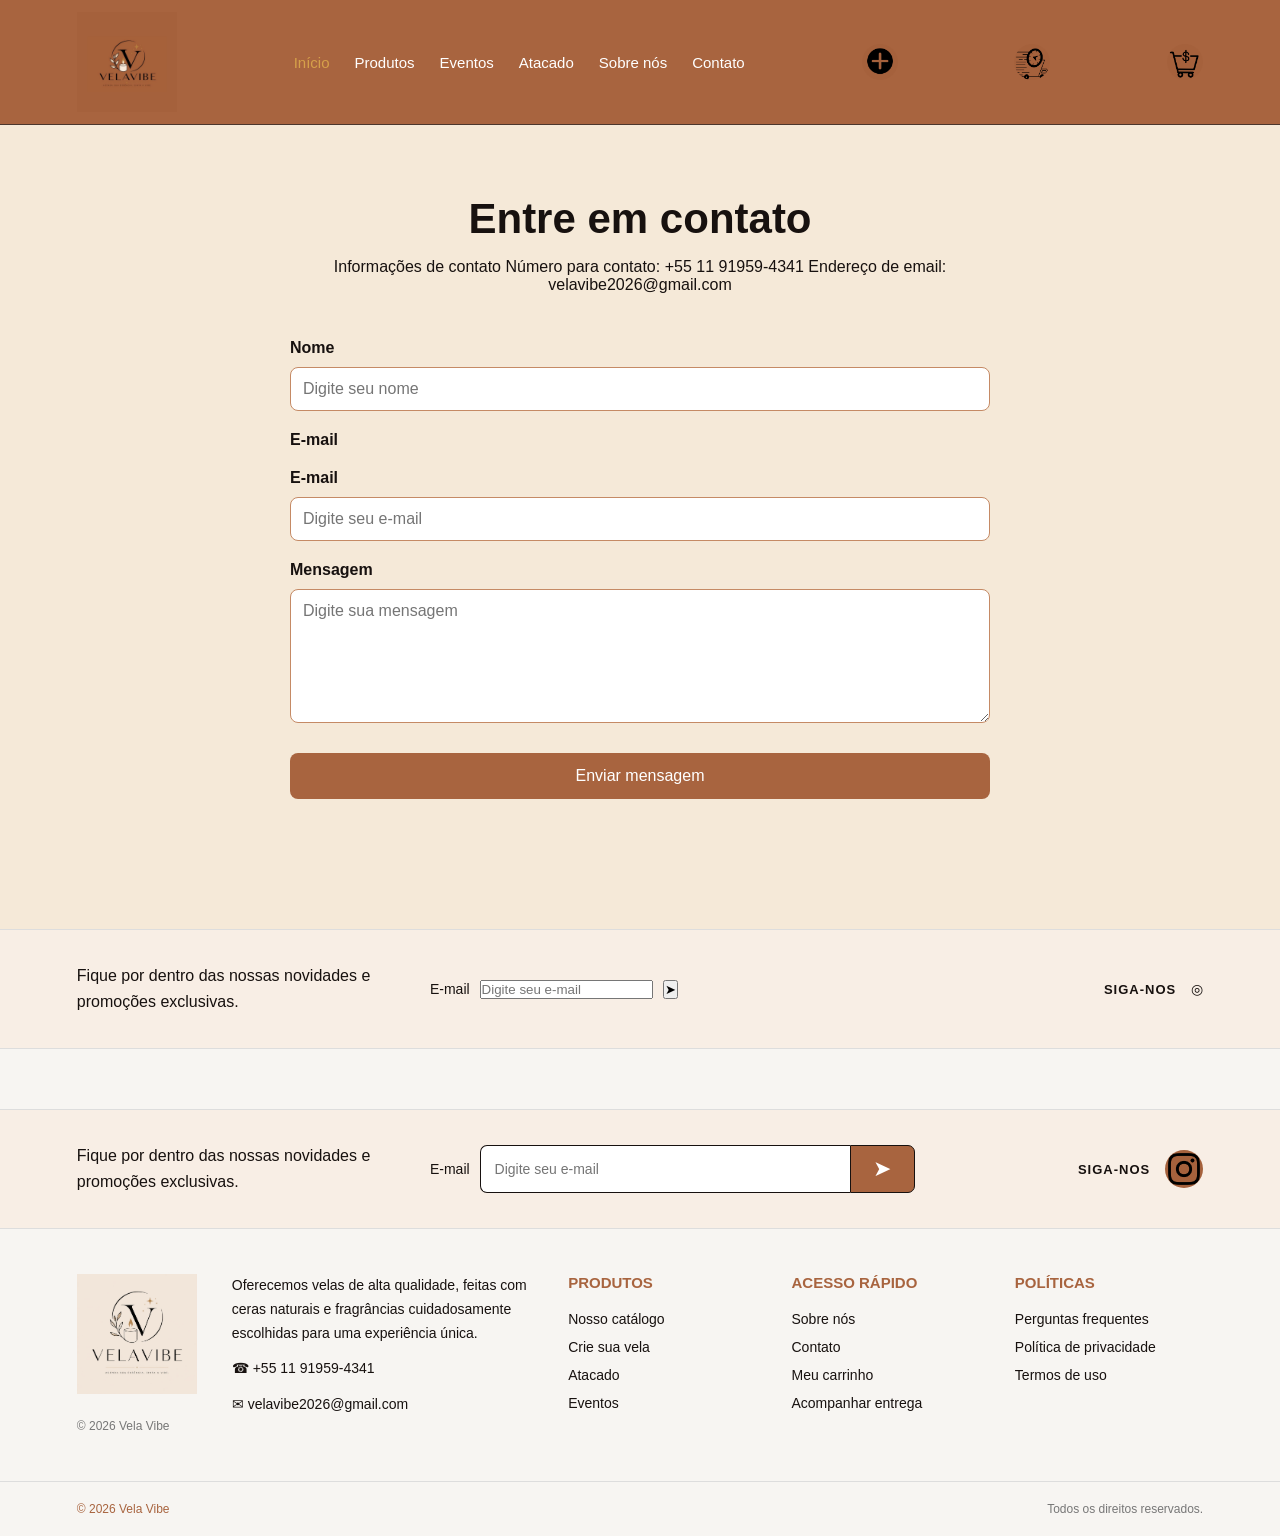
<file: contato.html>
<!DOCTYPE html>
<html lang="pt-BR">

<head>
    <meta charset="UTF-8">

    <meta name="viewport"
          content="width=device-width, initial-scale=1.0">

    <title>Contato - Vela Vibe</title>

    <link rel="stylesheet" href="css/style.css">
</head>

<body>

<header class="cabecalho">

    <div class="logo">
        <img src="img/logo.jpg" alt="Logo Vela Vibe">
    </div>

       <nav class="menu">
            <a href="index.html" aria-current="page">Início</a>
            <a href="Produtos.html">Produtos</a>
            <a href="evento.html">Eventos</a>
            <a href="atacado.html">Atacado</a>
            <a href="sobre.html">Sobre nós</a>
            <a href="contato.html">Contato</a>
        </nav>


    <a href="CrieSuaVela.html" class="criar-vela" title="Crie sua vela">
        <img src="img/criarsuavela.jpg" alt="Crie sua vela">
    </a>

    <a href="Acompanhe.html" class="acompanhar-entrega" title="Acompanhar entrega">
        <img src="img/icone2.jpg" alt="Acompanhar entrega">
    </a>

    <a href="Carrinho.html" class="carrinho">
        <img src="img/carrinho.jpg" alt="Carrinho">
    </a>

</header>


<main class="contato-conteudo">

    <section class="contato">

        <h1>Entre em contato</h1>

        <p>
            Informações de contato



            Número para contato: +55 11 91959-4341




            Endereço de email: velavibe2026@gmail.com
        </p>


        <form
                id="formulario-contato"
                action="https://formspree.io/f/xwlknddr"
                method="POST">

            <label for="nome">Nome</label>

            <input
                    type="text"
                    id="nome"
                    name="nome"
                    placeholder="Digite seu nome"
                    required
            >


            <label for="email">E-mail</label>

            <label for="newsletter-email">E-mail</label>

            <input
                    type="email"
                    id="newsletter-email"
                    name="newsletter-email"
                    placeholder="Digite seu e-mail"
            >


            <label for="mensagem">Mensagem</label>

            <textarea
                    id="mensagem"
                    name="mensagem"
                    placeholder="Digite sua mensagem"
                    rows="6"
                    required
            ></textarea>


            <button type="submit" id="enviar-contato">
                Enviar mensagem
            </button>

        </form>

    </section>

</main>


<footer class="rodape">

    <!-- NEWSLETTER -->
    <div class="newsletter">

        <div class="newsletter-texto">
            <p>
                Fique por dentro das nossas novidades e
                promoções exclusivas.
            </p>
        </div>

        <div class="newsletter-form">

            <label for="email">E-mail</label>
            <input type="email" id="email" name="email" placeholder="Digite seu e-mail">

            <button type="button">
                ➤
            </button>
        </div>

        <div class="redes-sociais">
            <span>SIGA-NOS</span>

            <a href="#" aria-label="Instagram">
                ◎
            </a>
        </div>

    </div>


    <!-- INFORMAÇÕES -->
    <footer class="rodape">


        <!-- NEWSLETTER -->

        <div class="newsletter">

            <div class="newsletter-texto">

                <p>
                    Fique por dentro das nossas novidades e
                    promoções exclusivas.
                </p>

            </div>


            <!-- FORMULÁRIO DE NEWSLETTER -->

            <div class="newsletter-form">

                <label for="newsletter-email">
                    E-mail
                </label>

                <div class="newsletter-campo">

                    <input
                        type="email"
                        id="newsletter-email"
                        name="newsletter-email"
                        placeholder="Digite seu e-mail"
                    >

                    <button type="button"
                            aria-label="Enviar e-mail">

                        ➤

                    </button>

                </div>

            </div>


            <!-- INSTAGRAM -->

            <div class="redes-sociais">

                <span>SIGA-NOS</span>

                <a href="https://www.instagram.com/vela.vibe_/"
                   target="_blank"
                   rel="noopener noreferrer"
                   title="Instagram Vela Vibe"
                   aria-label="Visite o Instagram da Vela Vibe">

                    <img src="img/instagram.png"
                         alt="Instagram Vela Vibe">

                </a>

            </div>

        </div>


        <!-- INFORMAÇÕES DO RODAPÉ -->

        <div class="rodape-conteudo">


            <!-- LOGO -->

            <div class="rodape-coluna logo-rodape">

                <img src="img/Logo.jpeg"
                     alt="Vela Vibe">

                <p>
                    © 2026 Vela Vibe
                </p>

            </div>


            <!-- SOBRE -->

            <div class="rodape-coluna">

                <p>
                    Oferecemos velas de alta qualidade,
                    feitas com ceras naturais e fragrâncias
                    cuidadosamente escolhidas para uma
                    experiência única.
                </p>

                <p>
                    ☎ +55 11 91959-4341
                </p>

                <p>
                    ✉ velavibe2026@gmail.com
                </p>

            </div>


            <!-- PRODUTOS -->

            <div class="rodape-coluna">

                <h3>PRODUTOS</h3>

                <a href="Produtos.html">
                    Nosso catálogo
                </a>

                <a href="CrieSuaVela.html">
                    Crie sua vela
                </a>

                <a href="atacado.html">
                    Atacado
                </a>

                <a href="evento.html">
                    Eventos
                </a>

            </div>


            <!-- ACESSO RÁPIDO -->

            <div class="rodape-coluna">

                <h3>ACESSO RÁPIDO</h3>

                <a href="sobre.html">
                    Sobre nós
                </a>

                <a href="contato.html">
                    Contato
                </a>

                <a href="Carrinho.html">
                    Meu carrinho
                </a>

                <a href="Acompanhe.html">
                    Acompanhar entrega
                </a>

            </div>


            <!-- POLÍTICAS -->

            <div class="rodape-coluna">

                <h3>POLÍTICAS</h3>

                <a href="#">
                    Perguntas frequentes
                </a>

                <a href="#">
                    Política de privacidade
                </a>

                <a href="#">
                    Termos de uso
                </a>

            </div>

        </div>


        <!-- COPYRIGHT -->

        <div class="rodape-final">

            <span>
                © 2026 Vela Vibe
            </span>

            <span>
                Todos os direitos reservados.
            </span>

        </div>

    </footer>


    <!-- JAVASCRIPT -->

    <script src="js/script.js"></script>

</body>

</html>

</body>

</html>
</file>
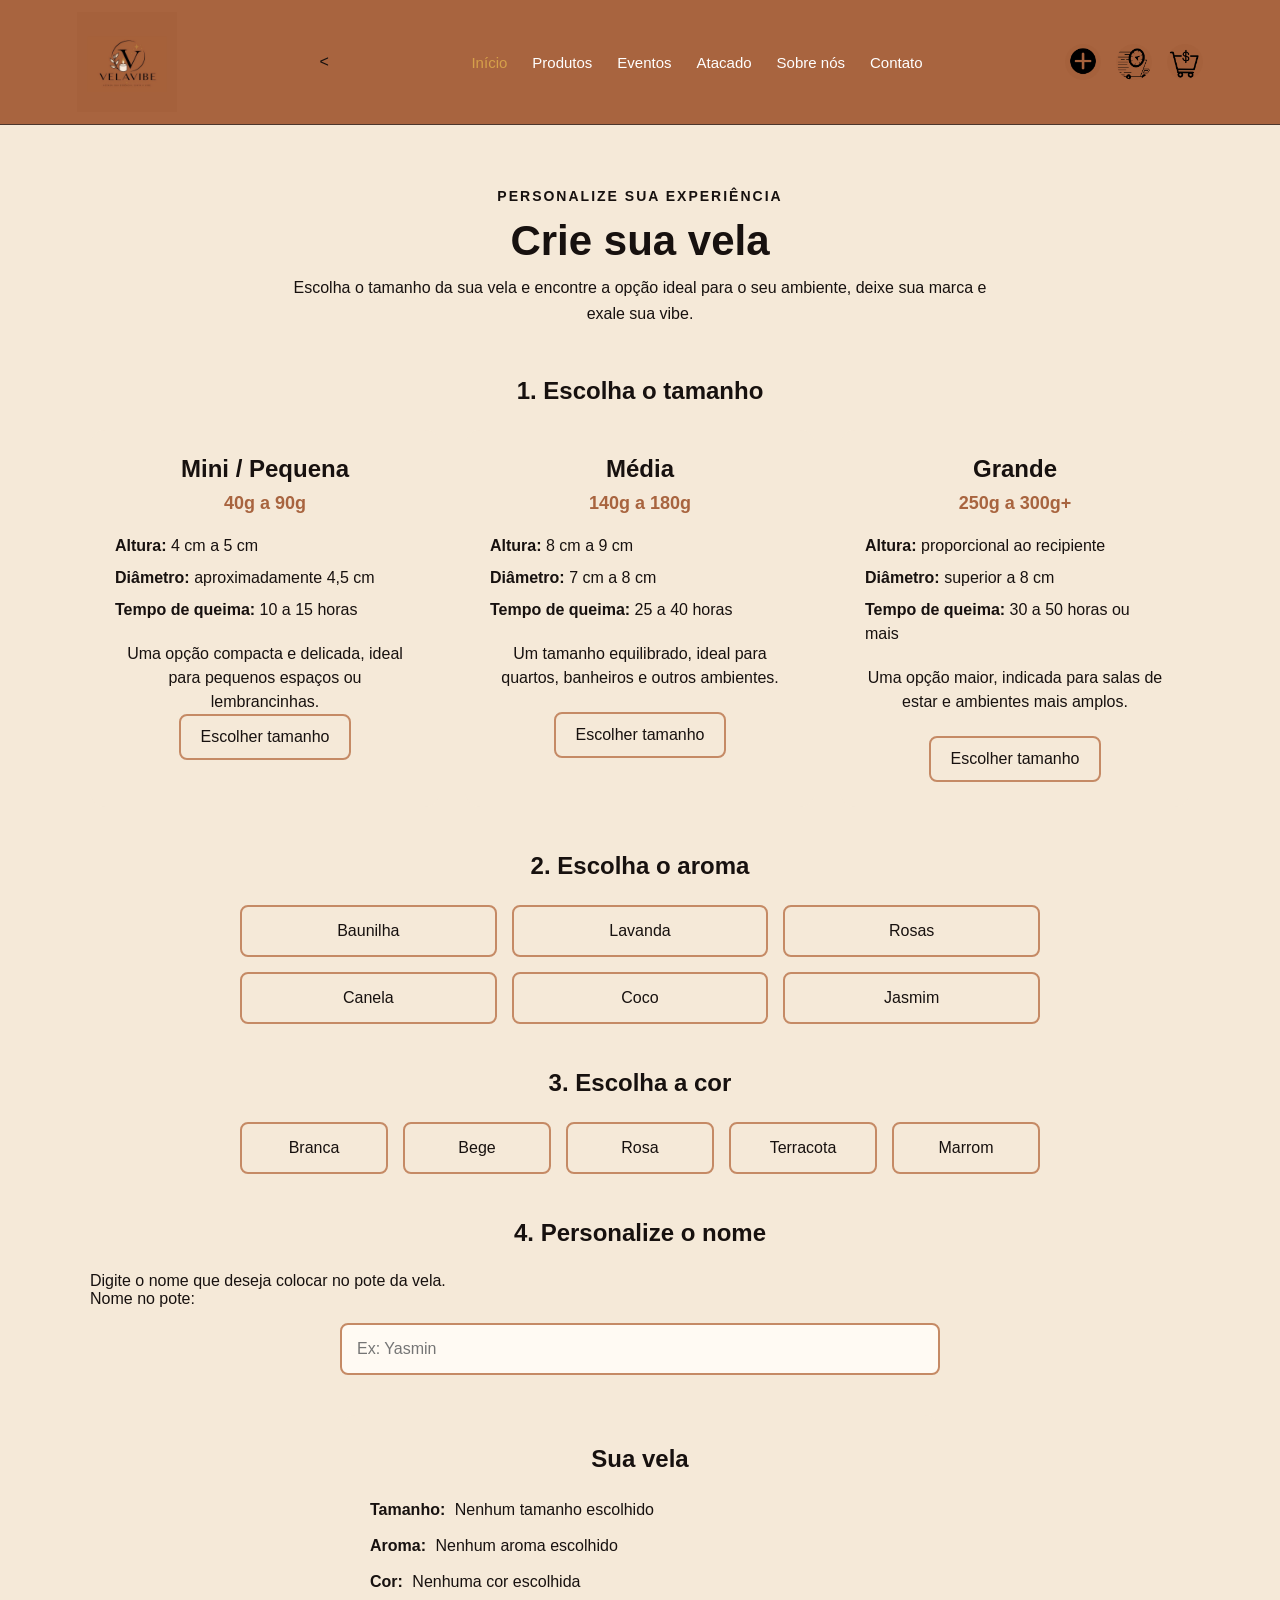
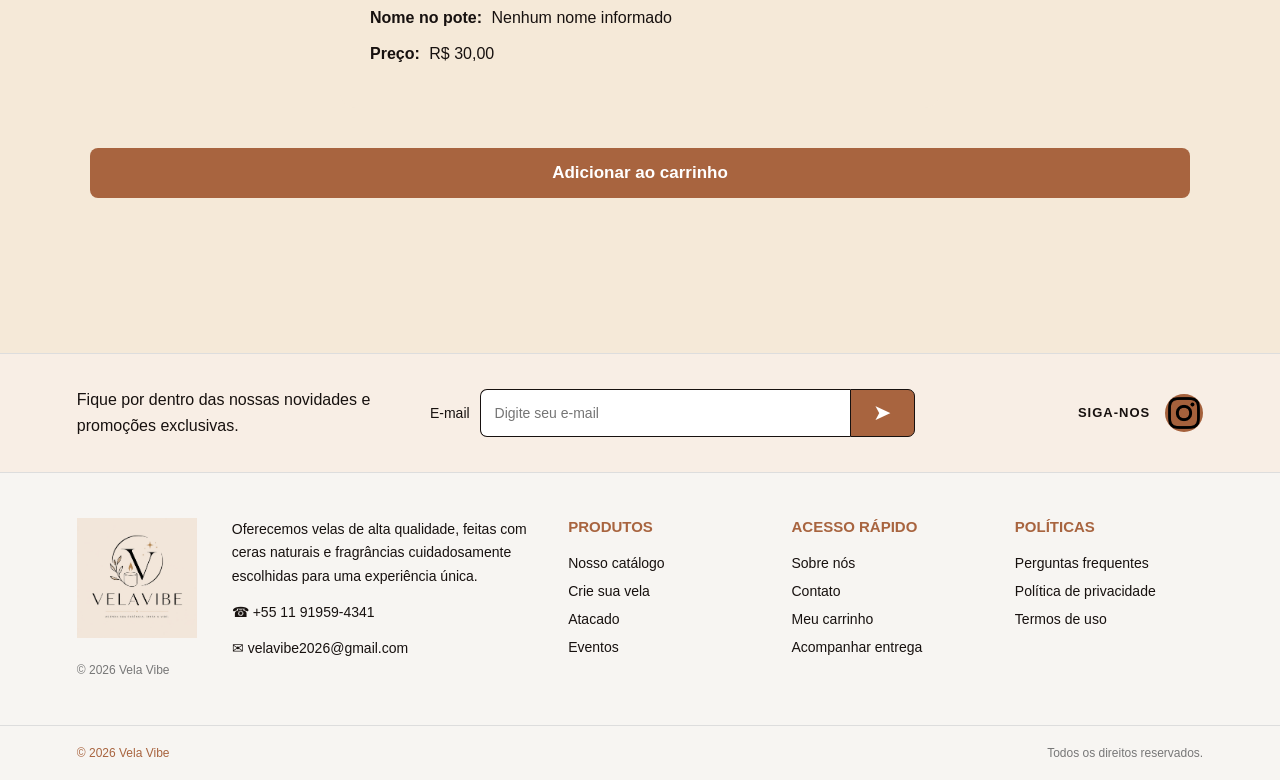
<file: CrieSuaVela.html>
<!DOCTYPE html>
<html lang="pt-BR">

<head>
    <meta charset="UTF-8">
    <meta name="viewport" content="width=device-width, initial-scale=1.0">

    <title>Crie sua vela - Vela Vibe</title>

    <link rel="stylesheet" href="css/style.css">
</head>

<body>

<header class="cabecalho">

    <div class="logo">
        <img src="img/logo.jpg" alt="Logo Vela Vibe">
    </div>

    <   <nav class="menu">
            <a href="index.html" aria-current="page">Início</a>
            <a href="Produtos.html">Produtos</a>
            <a href="evento.html">Eventos</a>
            <a href="atacado.html">Atacado</a>
            <a href="sobre.html">Sobre nós</a>
            <a href="contato.html">Contato</a>
        </nav>

    <div class="acoes-cabecalho">

        <a href="CrieSuaVela.html"
           class="criar-vela"
           title="Crie sua vela">

            <img src="img/criarsuavela.jpg"
                 alt="Crie sua vela">

        </a>

        <a href="Acompanhe.html" class="acompanhar-entrega" title="Acompanhar entrega">
            <img src="img/icone2.jpg" alt="Acompanhar entrega">
        </a>

        <a href="Carrinho.html"
           class="carrinho"
           title="Carrinho">

            <img src="img/carrinho.jpg"
                 alt="Carrinho">

        </a>

    </div>

</header>


<main class="crie-vela-conteudo">

    <section class="crie-vela">


        <!-- TÍTULO -->

        <div class="titulo-crie-vela">

            <p>
                PERSONALIZE SUA EXPERIÊNCIA
            </p>

            <h1>
                Crie sua vela
            </h1>

            <p>
                Escolha o tamanho da sua vela e encontre
                a opção ideal para o seu ambiente,
                deixe sua marca e exale sua vibe.
            </p>

        </div>


        <!-- TAMANHOS -->

        <div class="etapa-personalizacao">

            <h2>
                1. Escolha o tamanho
            </h2>


            <div class="tamanhos-velas">


                <!-- MINI / PEQUENA -->

                <div class="tamanho-vela">

                    <h3>
                        Mini / Pequena
                    </h3>

                    <p class="peso-vela">
                        40g a 90g
                    </p>

                    <div class="informacoes-vela">

                        <p>
                            <strong>Altura:</strong>
                            4 cm a 5 cm
                        </p>

                        <p>
                            <strong>Diâmetro:</strong>
                            aproximadamente 4,5 cm
                        </p>

                        <p>
                            <strong>Tempo de queima:</strong>
                            10 a 15 horas
                        </p>

                    </div>

                    <p class="descricao-tamanho">
                        Uma opção compacta e delicada,
                        ideal para pequenos espaços
                        ou lembrancinhas.
                    </p>

                    <button
                            type="button"
                            class="selecionar-tamanho"
                            data-tamanho="Mini / Pequena">

                        Escolher tamanho

                    </button>

                </div>


                <!-- MÉDIA -->

                <div class="tamanho-vela">

                    <h3>
                        Média
                    </h3>

                    <p class="peso-vela">
                        140g a 180g
                    </p>

                    <div class="informacoes-vela">

                        <p>
                            <strong>Altura:</strong>
                            8 cm a 9 cm
                        </p>

                        <p>
                            <strong>Diâmetro:</strong>
                            7 cm a 8 cm
                        </p>

                        <p>
                            <strong>Tempo de queima:</strong>
                            25 a 40 horas
                        </p>

                    </div>

                    <p class="descricao-tamanho">
                        Um tamanho equilibrado,
                        ideal para quartos,
                        banheiros e outros ambientes.
                    </p>

                    <button
                            type="button"
                            class="selecionar-tamanho"
                            data-tamanho="Média">

                        Escolher tamanho

                    </button>

                </div>


                <!-- GRANDE -->

                <div class="tamanho-vela">

                    <h3>
                        Grande
                    </h3>

                    <p class="peso-vela">
                        250g a 300g+
                    </p>

                    <div class="informacoes-vela">

                        <p>
                            <strong>Altura:</strong>
                            proporcional ao recipiente
                        </p>

                        <p>
                            <strong>Diâmetro:</strong>
                            superior a 8 cm
                        </p>

                        <p>
                            <strong>Tempo de queima:</strong>
                            30 a 50 horas ou mais
                        </p>

                    </div>

                    <p class="descricao-tamanho">
                        Uma opção maior,
                        indicada para salas de estar
                        e ambientes mais amplos.
                    </p>

                    <button
                            type="button"
                            class="selecionar-tamanho"
                            data-tamanho="Grande">

                        Escolher tamanho

                    </button>

                </div>

            </div>

        </div>


        <!-- AROMAS -->

        <div class="etapa-personalizacao">

            <h2>
                2. Escolha o aroma
            </h2>


            <div class="aromas">

                <button
                        type="button"
                        class="selecionar-aroma"
                        data-aroma="Baunilha">

                    Baunilha

                </button>


                <button
                        type="button"
                        class="selecionar-aroma"
                        data-aroma="Lavanda">

                    Lavanda

                </button>


                <button
                        type="button"
                        class="selecionar-aroma"
                        data-aroma="Rosas">

                    Rosas

                </button>


                <button
                        type="button"
                        class="selecionar-aroma"
                        data-aroma="Canela">

                    Canela

                </button>


                <button
                        type="button"
                        class="selecionar-aroma"
                        data-aroma="Coco">

                    Coco

                </button>


                <button
                        type="button"
                        class="selecionar-aroma"
                        data-aroma="Jasmim">

                    Jasmim

                </button>

            </div>

        </div>


        <!-- CORES -->

        <div class="etapa-personalizacao">

            <h2>
                3. Escolha a cor
            </h2>


            <div class="cores-vela">

                <button
                        type="button"
                        class="selecionar-cor"
                        data-cor="Branca">

                    Branca

                </button>


                <button
                        type="button"
                        class="selecionar-cor"
                        data-cor="Bege">

                    Bege

                </button>


                <button
                        type="button"
                        class="selecionar-cor"
                        data-cor="Rosa">

                    Rosa

                </button>


                <button
                        type="button"
                        class="selecionar-cor"
                        data-cor="Terracota">

                    Terracota

                </button>


                <button
                        type="button"
                        class="selecionar-cor"
                        data-cor="Marrom">

                    Marrom

                </button>

            </div>

        </div>


        <!-- NOME NO POTE -->

        <div class="etapa-personalizacao">

            <h2>
                4. Personalize o nome
            </h2>

            <p>
                Digite o nome que deseja colocar no pote da vela.
            </p>

            <label for="nome-personalizado">
                Nome no pote:
            </label>

            <input
                    type="text"
                    id="nome-personalizado"
                    class="nome-personalizado"
                    placeholder="Ex: Yasmin"
                    maxlength="30">

        <!-- RESUMO -->

        <div class="resumo-vela">

            <h2>
                Sua vela
            </h2>


            <p>
                <strong>Tamanho:</strong>

                <span id="tamanho-escolhido">
                    Nenhum tamanho escolhido
                </span>
            </p>


            <p>
                <strong>Aroma:</strong>

                <span id="aroma-escolhido">
                    Nenhum aroma escolhido
                </span>
            </p>


            <p>
                <strong>Cor:</strong>

                <span id="cor-escolhida">
                    Nenhuma cor escolhida
                </span>
            </p>


            <p>
                <strong>Nome no pote:</strong>

                <span id="nome-escolhido">
                    Nenhum nome informado
                </span>
            </p>


            <p>
                <strong>Preço:</strong>

                <span id="preco-vela">
                    R$ 0,00
                </span>
            </p>

        </div>


        <!-- BOTÃO -->

        <button
                type="button"
                id="adicionar-vela-personalizada"
                class="botao-atacado">

            Adicionar ao carrinho

        </button>

        </div>
    </section>

</main>


 <footer class="rodape">


        <!-- NEWSLETTER -->

        <div class="newsletter">

            <div class="newsletter-texto">

                <p>
                    Fique por dentro das nossas novidades e
                    promoções exclusivas.
                </p>

            </div>


            <!-- FORMULÁRIO DE NEWSLETTER -->

            <div class="newsletter-form">

                <label for="newsletter-email">
                    E-mail
                </label>

                <div class="newsletter-campo">

                    <input
                        type="email"
                        id="newsletter-email"
                        name="newsletter-email"
                        placeholder="Digite seu e-mail"
                    >

                    <button type="button"
                            aria-label="Enviar e-mail">

                        ➤

                    </button>

                </div>

            </div>


            <!-- INSTAGRAM -->

            <div class="redes-sociais">

                <span>SIGA-NOS</span>

                <a href="https://www.instagram.com/vela.vibe_/"
                   target="_blank"
                   rel="noopener noreferrer"
                   title="Instagram Vela Vibe"
                   aria-label="Visite o Instagram da Vela Vibe">

                    <img src="img/instagram.png"
                         alt="Instagram Vela Vibe">

                </a>

            </div>

        </div>


        <!-- INFORMAÇÕES DO RODAPÉ -->

        <div class="rodape-conteudo">


            <!-- LOGO -->

            <div class="rodape-coluna logo-rodape">

                <img src="img/Logo.jpeg"
                     alt="Vela Vibe">

                <p>
                    © 2026 Vela Vibe
                </p>

            </div>


            <!-- SOBRE -->

            <div class="rodape-coluna">

                <p>
                    Oferecemos velas de alta qualidade,
                    feitas com ceras naturais e fragrâncias
                    cuidadosamente escolhidas para uma
                    experiência única.
                </p>

                <p>
                    ☎ +55 11 91959-4341
                </p>

                <p>
                    ✉ velavibe2026@gmail.com
                </p>

            </div>


            <!-- PRODUTOS -->

            <div class="rodape-coluna">

                <h3>PRODUTOS</h3>

                <a href="Produtos.html">
                    Nosso catálogo
                </a>

                <a href="CrieSuaVela.html">
                    Crie sua vela
                </a>

                <a href="atacado.html">
                    Atacado
                </a>

                <a href="evento.html">
                    Eventos
                </a>

            </div>


            <!-- ACESSO RÁPIDO -->

            <div class="rodape-coluna">

                <h3>ACESSO RÁPIDO</h3>

                <a href="sobre.html">
                    Sobre nós
                </a>

                <a href="contato.html">
                    Contato
                </a>

                <a href="Carrinho.html">
                    Meu carrinho
                </a>

                <a href="Acompanhe.html">
                    Acompanhar entrega
                </a>

            </div>


            <!-- POLÍTICAS -->

            <div class="rodape-coluna">

                <h3>POLÍTICAS</h3>

                <a href="#">
                    Perguntas frequentes
                </a>

                <a href="#">
                    Política de privacidade
                </a>

                <a href="#">
                    Termos de uso
                </a>

            </div>

        </div>


        <!-- COPYRIGHT -->

        <div class="rodape-final">

            <span>
                © 2026 Vela Vibe
            </span>

            <span>
                Todos os direitos reservados.
            </span>

        </div>

    </footer>


    <!-- JAVASCRIPT -->

    <script src="js/script.js"></script>

</body>

</html>

</html>
</file>
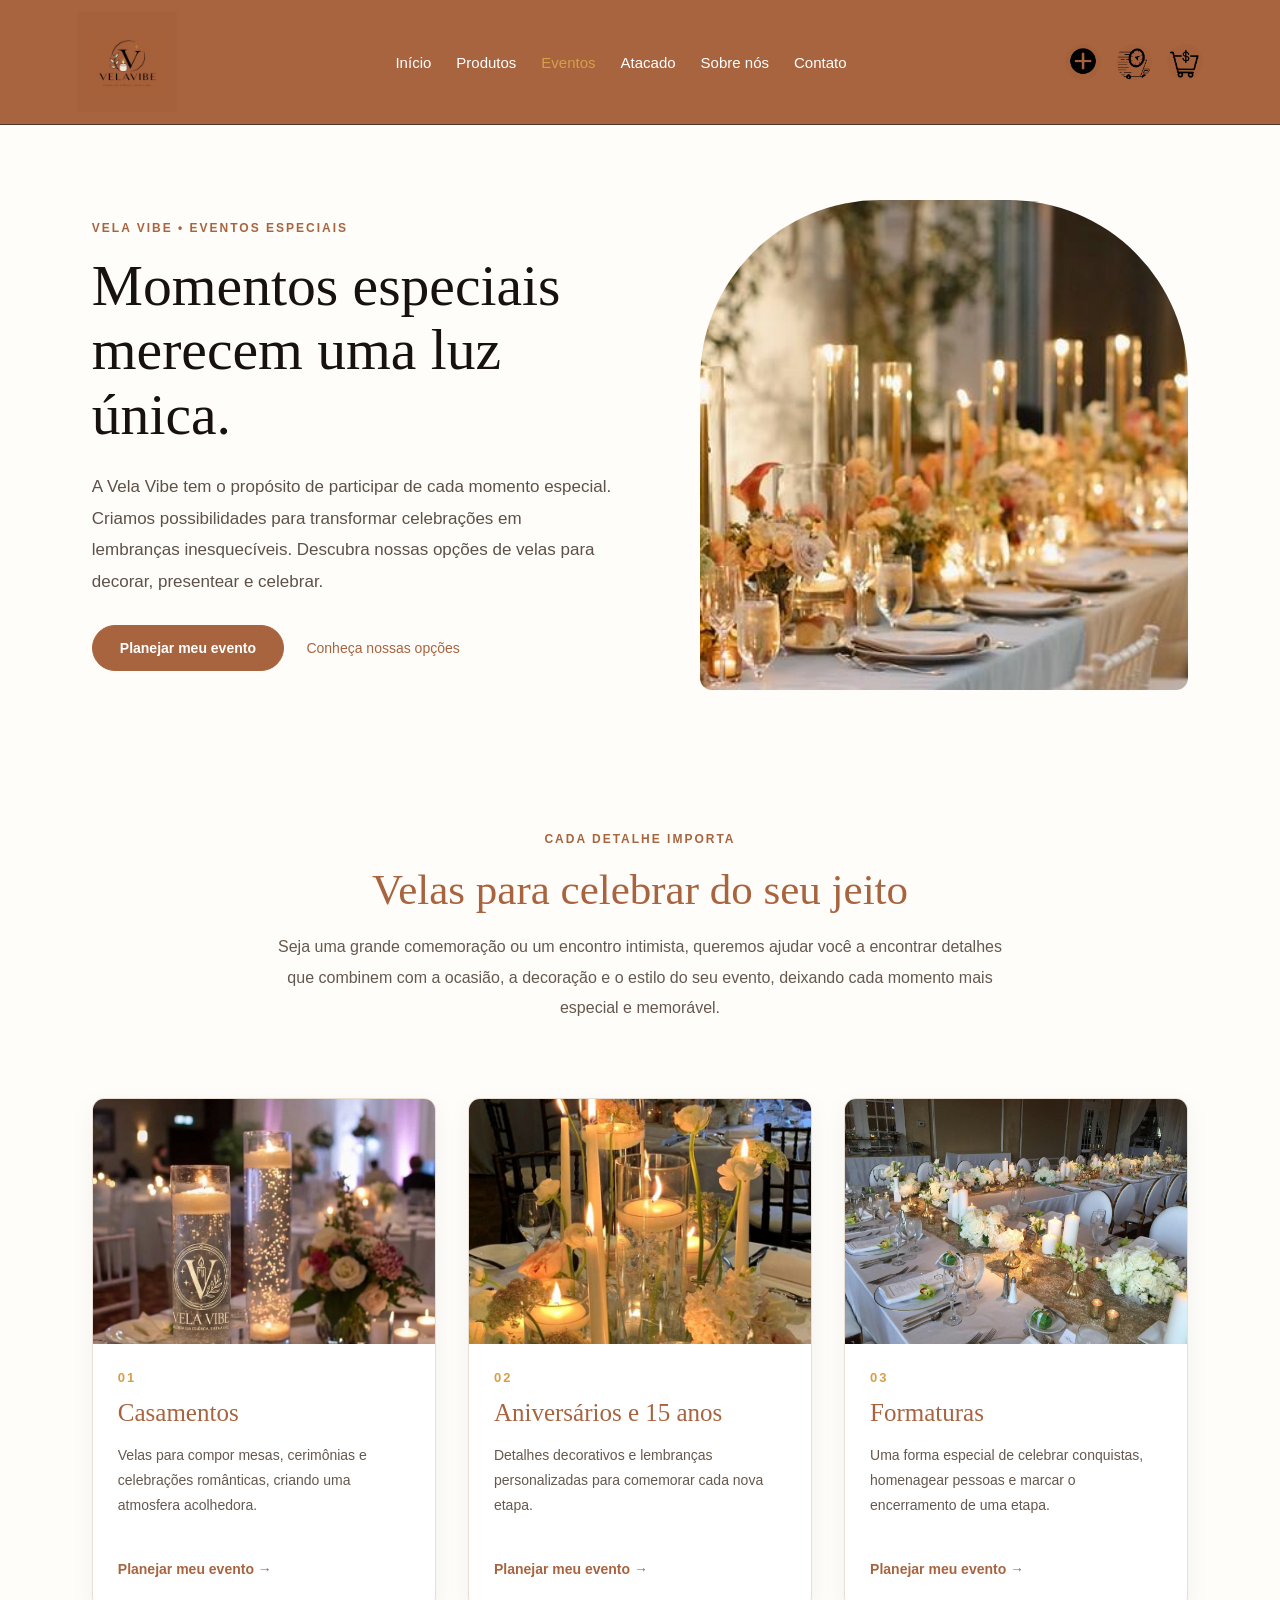
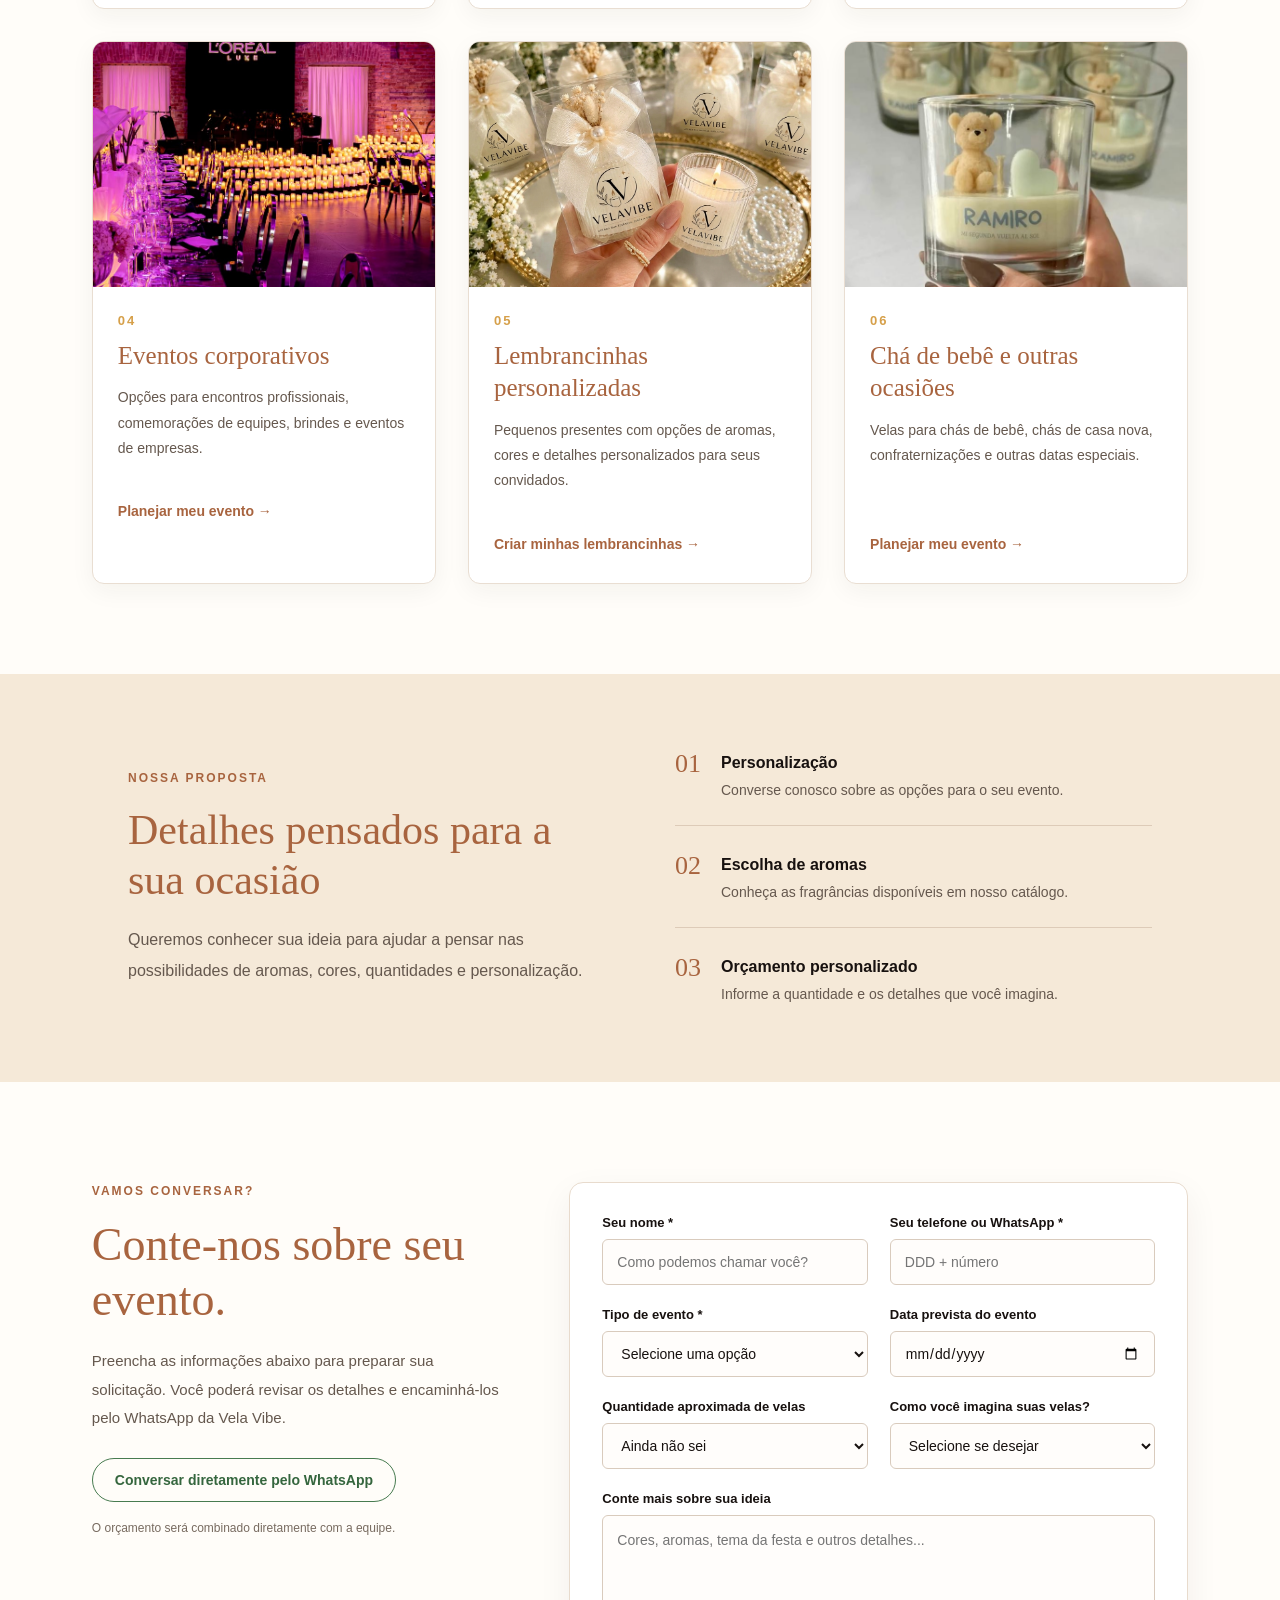
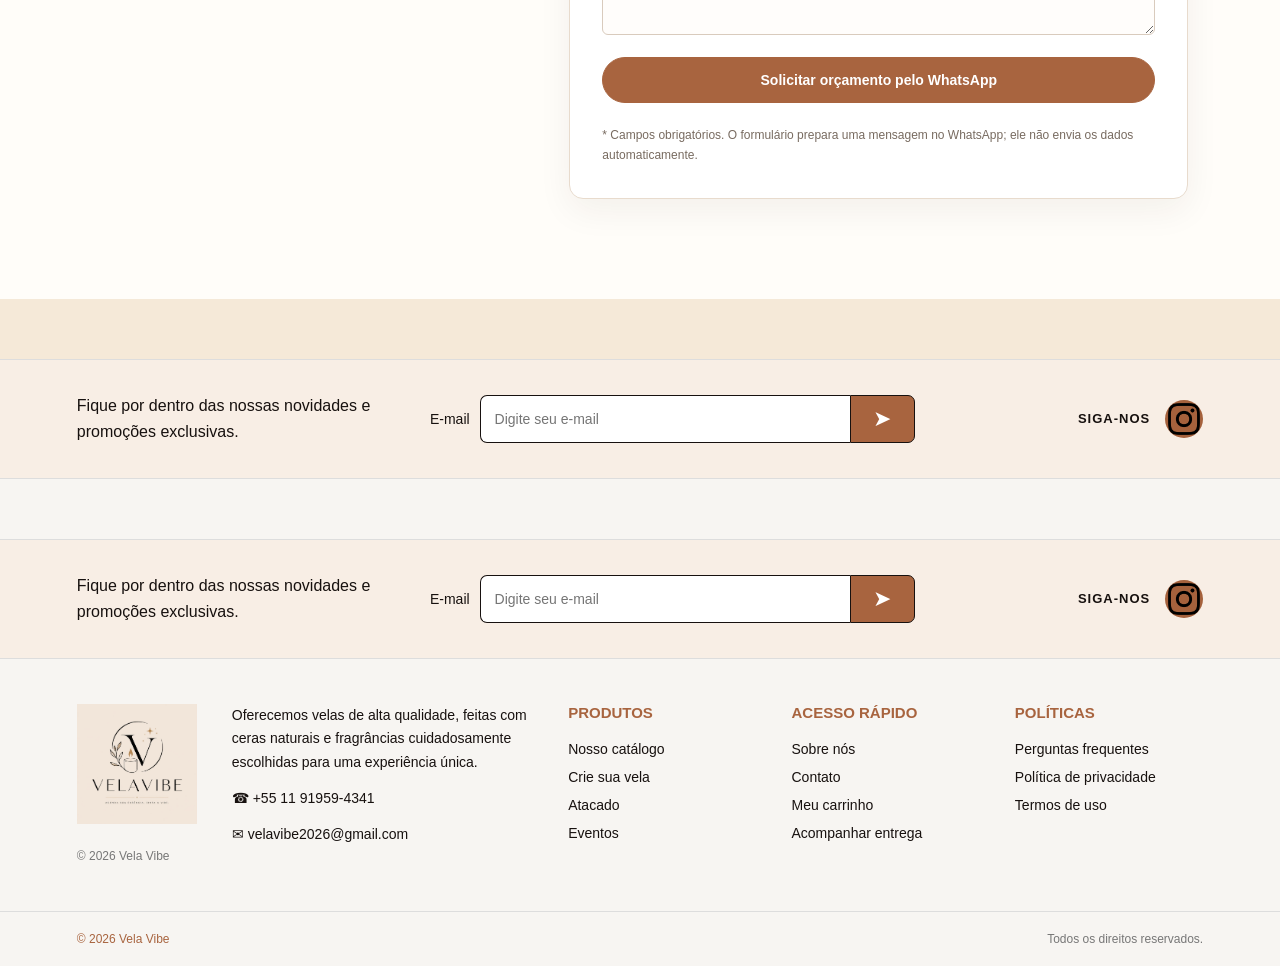
<file: evento.html>
<!DOCTYPE html>
<html lang="pt-BR">
<head>
    <meta charset="UTF-8">
    <meta name="viewport" content="width=device-width, initial-scale=1.0">

    <title>Eventos especiais | Vela Vibe</title>

    <link rel="stylesheet" href="css/style.css">
</head>
<body>

<header class="cabecalho">
    <div class="logo">
        <a href="index.html">
            <img src="img/logo.jpg" alt="Logo Vela Vibe">
        </a>
    </div>

    <nav class="menu">
        <a href="index.html">Início</a>
        <a href="Produtos.html">Produtos</a>
        <a href="evento.html" aria-current="page">Eventos</a>
        <a href="atacado.html">Atacado</a>
        <a href="sobre.html">Sobre nós</a>
        <a href="contato.html">Contato</a>
    </nav>

    <div class="acoes-cabecalho">
        <a href="CrieSuaVela.html" class="criar-vela" title="Crie sua vela">
            <img src="img/criarsuavela.jpg" alt="Crie sua vela">
        </a>

        <a href="Acompanhe.html" class="acompanhar-entrega" title="Acompanhar entrega">
            <img src="img/icone2.jpg" alt="Acompanhar entrega">
        </a>

        <a href="Carrinho.html" class="carrinho" title="Carrinho">
            <img src="img/carrinho.jpg" alt="Carrinho">
        </a>
    </div>
</header>

<main class="pagina-eventos">

    <section class="eventos-hero">
        <div class="eventos-hero-texto">
            <span class="eventos-etiqueta">
                VELA VIBE • EVENTOS ESPECIAIS
            </span>

            <h1>Momentos especiais merecem uma luz única.</h1>

            <p>
                A Vela Vibe tem o propósito de participar de cada
                momento especial. Criamos possibilidades para transformar
                celebrações em lembranças inesquecíveis. Descubra nossas
                opções de velas para decorar, presentear e celebrar.
            </p>

            <a href="#orcamento" class="eventos-botao">
                Planejar meu evento
            </a>

            <a href="#categorias" class="eventos-link">
                Conheça nossas opções
            </a>
        </div>

        <div class="eventos-hero-imagem">
            <img
                src="img/Velaevento.jpg"
                alt="Decoração elegante com velas para uma ocasião especial"
            >
        </div>
    </section>

    <section class="eventos-introducao" id="categorias">
        <span class="eventos-etiqueta">CADA DETALHE IMPORTA</span>

        <h2>Velas para celebrar do seu jeito</h2>

        <p>
            Seja uma grande comemoração ou um encontro intimista,
            queremos ajudar você a encontrar detalhes que combinem
            com a ocasião, a decoração e o estilo do seu evento,
            deixando cada momento mais especial e memorável.
        </p>
    </section>

    <section class="eventos-categorias">

        <article class="evento-card">
            <div class="evento-card-imagem">
                <img src="img/casamento.jfif" alt="Velas para decoração de casamento">
            </div>

            <div class="evento-card-conteudo">
                <span class="evento-numero">01</span>
                <h3>Casamentos</h3>
                <p>
                    Velas para compor mesas, cerimônias e celebrações
                    românticas, criando uma atmosfera acolhedora.
                </p>
                <a href="#orcamento" data-tipo="Casamento">
                    Planejar meu evento →
                </a>
            </div>
        </article>

        <article class="evento-card">
            <div class="evento-card-imagem">
                <img src="img/festas.jfif" alt="Decoração para aniversários e festas de 15 anos">
            </div>

            <div class="evento-card-conteudo">
                <span class="evento-numero">02</span>
                <h3>Aniversários e 15 anos</h3>
                <p>
                    Detalhes decorativos e lembranças personalizadas
                    para comemorar cada nova etapa.
                </p>
                <a href="#orcamento" data-tipo="Aniversário ou festa de 15 anos">
                    Planejar meu evento →
                </a>
            </div>
        </article>

        <article class="evento-card">
            <div class="evento-card-imagem">
                <img src="img/formaturas.jpn" alt="Celebração de formatura">
            </div>

            <div class="evento-card-conteudo">
                <span class="evento-numero">03</span>
                <h3>Formaturas</h3>
                <p>
                    Uma forma especial de celebrar conquistas,
                    homenagear pessoas e marcar o encerramento
                    de uma etapa.
                </p>
                <a href="#orcamento" data-tipo="Formatura">
                    Planejar meu evento →
                </a>
            </div>
        </article>

        <article class="evento-card">
            <div class="evento-card-imagem">
                <img
                    src="img/EVENTO%20CORPORATIVO.pnj"
                    alt="Preparação artesanal de produtos para eventos"
                >
            </div>

            <div class="evento-card-conteudo">
                <span class="evento-numero">04</span>
                <h3>Eventos corporativos</h3>
                <p>
                    Opções para encontros profissionais, comemorações
                    de equipes, brindes e eventos de empresas.
                </p>
                <a href="#orcamento" data-tipo="Evento corporativo">
                    Planejar meu evento →
                </a>
            </div>
        </article>

        <article class="evento-card">
            <div class="evento-card-imagem">
                <img
                    src="img/lembrancinha.pnj.jfif"
                    alt="Lembrancinhas para presentear convidados"
                >
            </div>

            <div class="evento-card-conteudo">
                <span class="evento-numero">05</span>
                <h3>Lembrancinhas personalizadas</h3>
                <p>
                    Pequenos presentes com opções de aromas, cores
                    e detalhes personalizados para seus convidados.
                </p>
                <a href="#orcamento" data-tipo="Lembrancinhas personalizadas">
                    Criar minhas lembrancinhas →
                </a>
            </div>
        </article>

        <article class="evento-card">
            <div class="evento-card-imagem">
                <img src="img/chádebebe.jpn" alt="Vela aromática para uma celebração delicada">
            </div>

            <div class="evento-card-conteudo">
                <span class="evento-numero">06</span>
                <h3>Chá de bebê e outras ocasiões</h3>
                <p>
                    Velas para chás de bebê, chás de casa nova,
                    confraternizações e outras datas especiais.
                </p>
                <a href="#orcamento" data-tipo="Chá de bebê ou outro evento">
                    Planejar meu evento →
                </a>
            </div>
        </article>

    </section>

    <section class="eventos-diferenciais">
        <div>
            <span class="eventos-etiqueta">NOSSA PROPOSTA</span>
            <h2>Detalhes pensados para a sua ocasião</h2>
            <p>
                Queremos conhecer sua ideia para ajudar a pensar
                nas possibilidades de aromas, cores, quantidades
                e personalização.
            </p>
        </div>

        <div class="eventos-diferenciais-lista">
            <div>
                <span>01</span>
                <p>
                    <strong>Personalização</strong><br>
                    Converse conosco sobre as opções para o seu evento.
                </p>
            </div>

            <div>
                <span>02</span>
                <p>
                    <strong>Escolha de aromas</strong><br>
                    Conheça as fragrâncias disponíveis em nosso catálogo.
                </p>
            </div>

            <div>
                <span>03</span>
                <p>
                    <strong>Orçamento personalizado</strong><br>
                    Informe a quantidade e os detalhes que você imagina.
                </p>
            </div>
        </div>
    </section>

    <section class="eventos-orcamento" id="orcamento">
        <div class="eventos-orcamento-intro">
            <span class="eventos-etiqueta">VAMOS CONVERSAR?</span>

            <h2>Conte-nos sobre seu evento.</h2>

            <p>
                Preencha as informações abaixo para preparar sua
                solicitação. Você poderá revisar os detalhes e
                encaminhá-los pelo WhatsApp da Vela Vibe.
            </p>

            <a
                class="eventos-whatsapp"
                href="https://wa.me/5511919594341"
                target="_blank"
                rel="noopener noreferrer"
            >
                Conversar diretamente pelo WhatsApp
            </a>

            <small>
                O orçamento será combinado diretamente com a equipe.
            </small>
        </div>

        <form class="eventos-formulario" id="form-eventos">
            <div class="eventos-campo">
                <label for="evento-nome">Seu nome *</label>
                <input
                    type="text"
                    id="evento-nome"
                    name="nome"
                    placeholder="Como podemos chamar você?"
                    autocomplete="name"
                    required
                >
            </div>

            <div class="eventos-campo">
                <label for="evento-contato">Seu telefone ou WhatsApp *</label>
                <input
                    type="tel"
                    id="evento-contato"
                    name="contato"
                    placeholder="DDD + número"
                    autocomplete="tel"
                    required
                >
            </div>

            <div class="eventos-campo">
                <label for="evento-tipo">Tipo de evento *</label>
                <select id="evento-tipo" name="tipo" required>
                    <option value="">Selecione uma opção</option>
                    <option value="Casamento">Casamento</option>
                    <option value="Aniversário">Aniversário</option>
                    <option value="Festa de 15 anos">Festa de 15 anos</option>
                    <option value="Formatura">Formatura</option>
                    <option value="Evento corporativo">Evento corporativo</option>
                    <option value="Lembrancinhas personalizadas">Lembrancinhas personalizadas</option>
                    <option value="Chá de bebê">Chá de bebê</option>
                    <option value="Outro evento">Outro evento</option>
                </select>
            </div>

            <div class="eventos-campo">
                <label for="evento-data">Data prevista do evento</label>
                <input type="date" id="evento-data" name="data">
            </div>

            <div class="eventos-campo">
                <label for="evento-quantidade">Quantidade aproximada de velas</label>
                <select id="evento-quantidade" name="quantidade">
                    <option value="">Ainda não sei</option>
                    <option>1 a 20 unidades</option>
                    <option>21 a 50 unidades</option>
                    <option>51 a 100 unidades</option>
                    <option>101 a 200 unidades</option>
                    <option>Mais de 200 unidades</option>
                </select>
            </div>

            <div class="eventos-campo">
                <label for="evento-personalizacao">Como você imagina suas velas?</label>
                <select id="evento-personalizacao" name="personalizacao">
                    <option value="">Selecione se desejar</option>
                    <option>Velas para decoração</option>
                    <option>Lembrancinhas para convidados</option>
                    <option>Velas aromáticas para presentear</option>
                    <option>Personalização de cores e embalagens</option>
                    <option>Gostaria de receber sugestões</option>
                </select>
            </div>

            <div class="eventos-campo eventos-campo-completo">
                <label for="evento-detalhes">Conte mais sobre sua ideia</label>
                <textarea
                    id="evento-detalhes"
                    name="detalhes"
                    rows="4"
                    placeholder="Cores, aromas, tema da festa e outros detalhes..."
                ></textarea>
            </div>

            <button type="submit" class="eventos-botao eventos-botao-enviar">
                Solicitar orçamento pelo WhatsApp
            </button>

            <p class="eventos-aviso">
                * Campos obrigatórios. O formulário prepara uma mensagem
                no WhatsApp; ele não envia os dados automaticamente.
            </p>
        </form>
    </section>

</main>

 <footer class="rodape">


        <!-- NEWSLETTER -->

        <div class="newsletter">

            <div class="newsletter-texto">

                <p>
                    Fique por dentro das nossas novidades e
                    promoções exclusivas.
                </p>

            </div>


            <!-- FORMULÁRIO DE NEWSLETTER -->

            <div class="newsletter-form">

                <label for="newsletter-email">
                    E-mail
                </label>

                <div class="newsletter-campo">

                    <input
                        type="email"
                        id="newsletter-email"
                        name="newsletter-email"
                        placeholder="Digite seu e-mail"
                    >

                    <button type="button"
                            aria-label="Enviar e-mail">

                        ➤

                    </button>

                </div>

            </div>


            <!-- INSTAGRAM -->

            <div class="redes-sociais">

                <span>SIGA-NOS</span>

                <a href="https://www.instagram.com/vela.vibe_/"
                   target="_blank"
                   rel="noopener noreferrer"
                   title="Instagram Vela Vibe"
                   aria-label="Visite o Instagram da Vela Vibe">

                    <img src="img/instagram.png"
                         alt="Instagram Vela Vibe">

                </a>

            </div>

        </div>


        <!-- INFORMAÇÕES DO RODAPÉ -->

         <footer class="rodape">


        <!-- NEWSLETTER -->

        <div class="newsletter">

            <div class="newsletter-texto">

                <p>
                    Fique por dentro das nossas novidades e
                    promoções exclusivas.
                </p>

            </div>


            <!-- FORMULÁRIO DE NEWSLETTER -->

            <div class="newsletter-form">

                <label for="newsletter-email">
                    E-mail
                </label>

                <div class="newsletter-campo">

                    <input
                        type="email"
                        id="newsletter-email"
                        name="newsletter-email"
                        placeholder="Digite seu e-mail"
                    >

                    <button type="button"
                            aria-label="Enviar e-mail">

                        ➤

                    </button>

                </div>

            </div>


            <!-- INSTAGRAM -->

            <div class="redes-sociais">

                <span>SIGA-NOS</span>

                <a href="https://www.instagram.com/vela.vibe_/"
                   target="_blank"
                   rel="noopener noreferrer"
                   title="Instagram Vela Vibe"
                   aria-label="Visite o Instagram da Vela Vibe">

                    <img src="img/instagram.png"
                         alt="Instagram Vela Vibe">

                </a>

            </div>

        </div>


        <!-- INFORMAÇÕES DO RODAPÉ -->

        <div class="rodape-conteudo">


            <!-- LOGO -->

            <div class="rodape-coluna logo-rodape">

                <img src="img/Logo.jpeg"
                     alt="Vela Vibe">

                <p>
                    © 2026 Vela Vibe
                </p>

            </div>


            <!-- SOBRE -->

            <div class="rodape-coluna">

                <p>
                    Oferecemos velas de alta qualidade,
                    feitas com ceras naturais e fragrâncias
                    cuidadosamente escolhidas para uma
                    experiência única.
                </p>

                <p>
                    ☎ +55 11 91959-4341
                </p>

                <p>
                    ✉ velavibe2026@gmail.com
                </p>

            </div>


            <!-- PRODUTOS -->

            <div class="rodape-coluna">

                <h3>PRODUTOS</h3>

                <a href="Produtos.html">
                    Nosso catálogo
                </a>

                <a href="CrieSuaVela.html">
                    Crie sua vela
                </a>

                <a href="atacado.html">
                    Atacado
                </a>

                <a href="evento.html">
                    Eventos
                </a>

            </div>


            <!-- ACESSO RÁPIDO -->

            <div class="rodape-coluna">

                <h3>ACESSO RÁPIDO</h3>

                <a href="sobre.html">
                    Sobre nós
                </a>

                <a href="contato.html">
                    Contato
                </a>

                <a href="Carrinho.html">
                    Meu carrinho
                </a>

                <a href="Acompanhe.html">
                    Acompanhar entrega
                </a>

            </div>


            <!-- POLÍTICAS -->

            <div class="rodape-coluna">

                <h3>POLÍTICAS</h3>

                <a href="#">
                    Perguntas frequentes
                </a>

                <a href="#">
                    Política de privacidade
                </a>

                <a href="#">
                    Termos de uso
                </a>

            </div>

        </div>


        <!-- COPYRIGHT -->

        <div class="rodape-final">

            <span>
                © 2026 Vela Vibe
            </span>

            <span>
                Todos os direitos reservados.
            </span>

        </div>

    </footer>


    <!-- JAVASCRIPT -->

    <script src="js/script.js"></script>

</body>

</html>
</file>
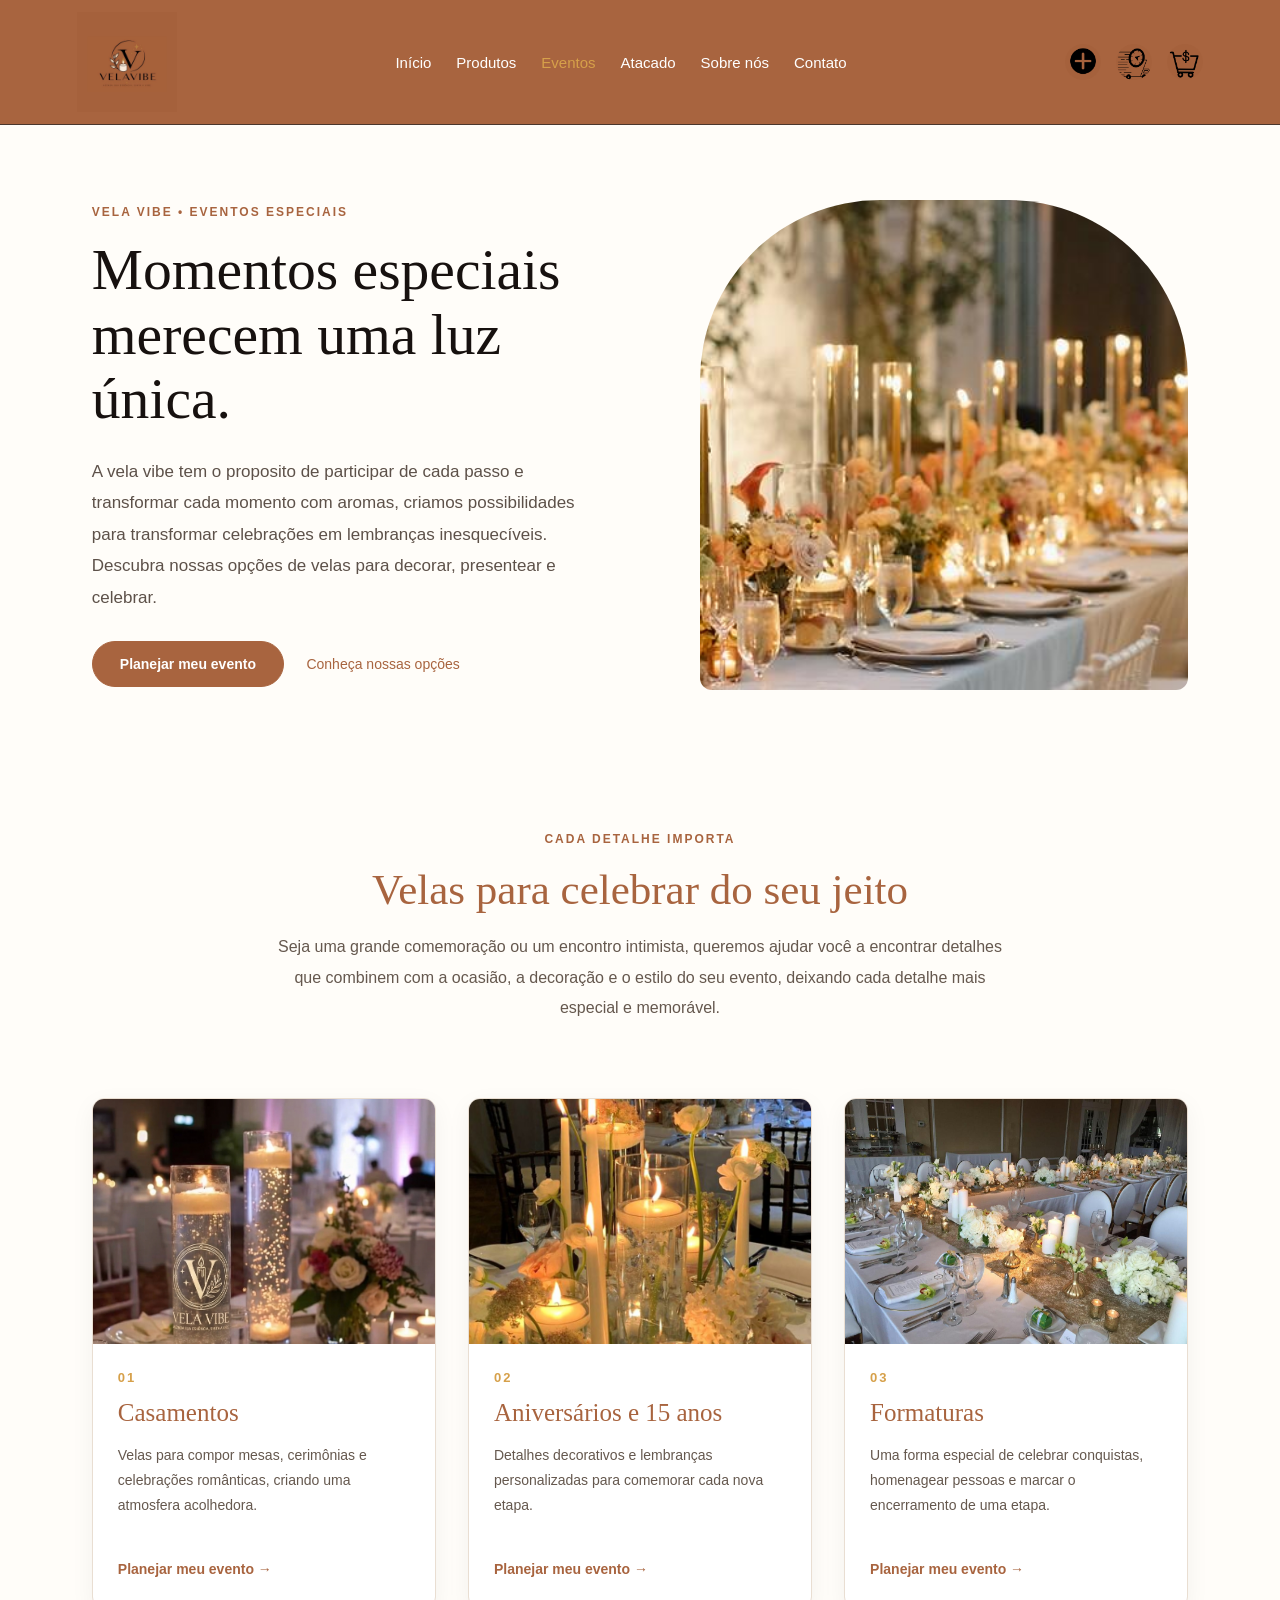
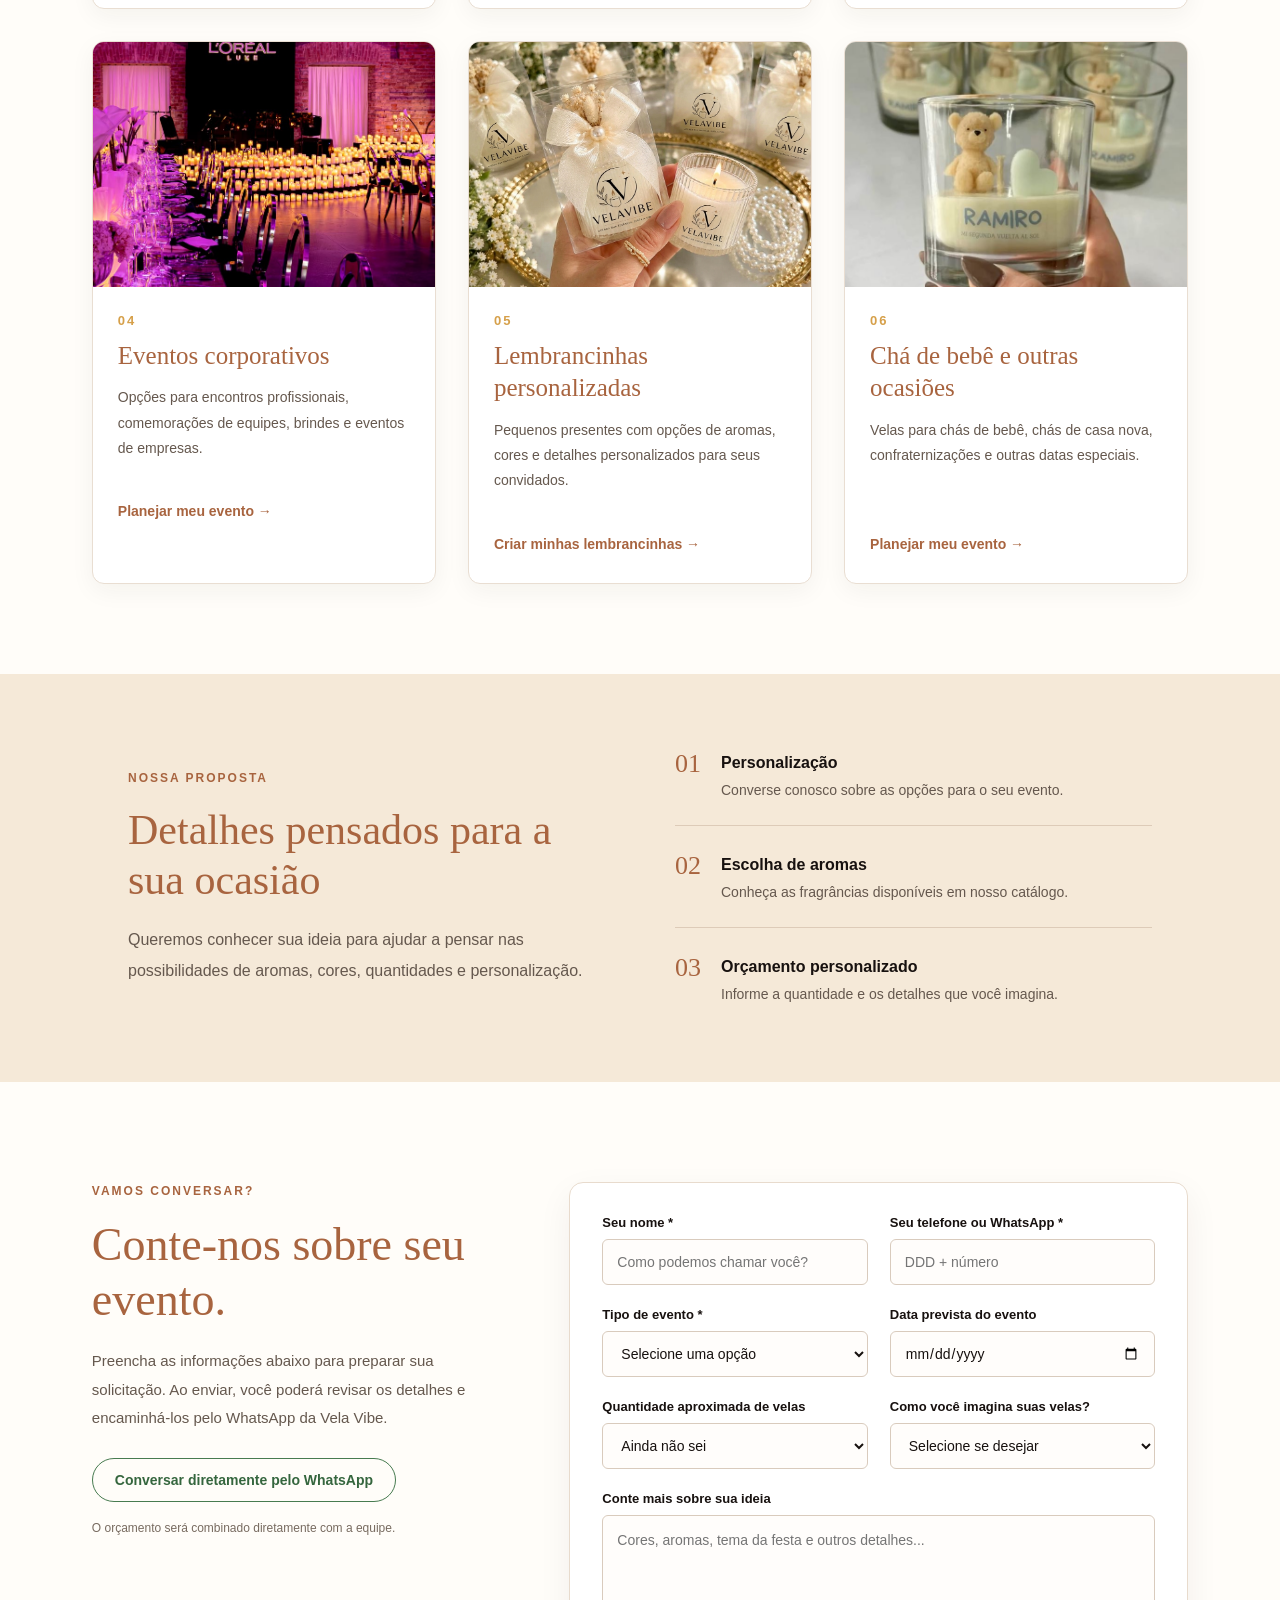
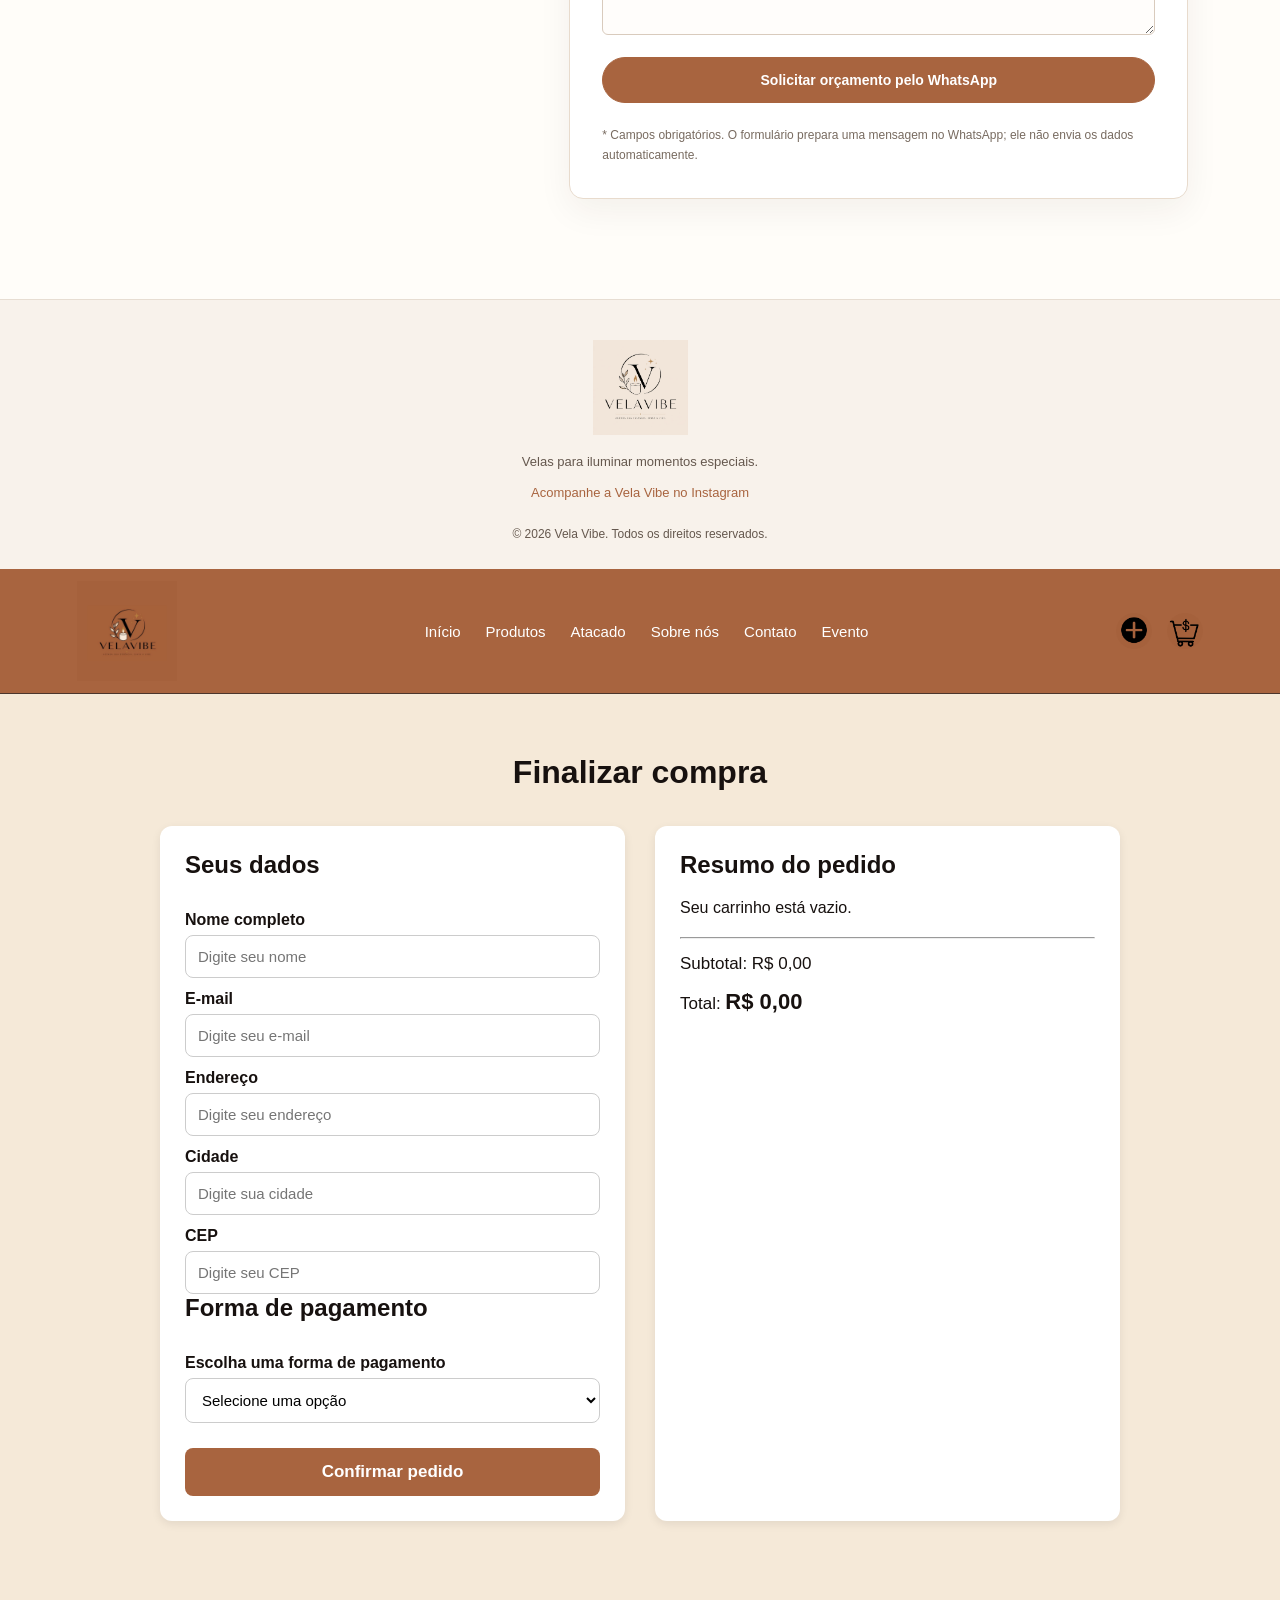
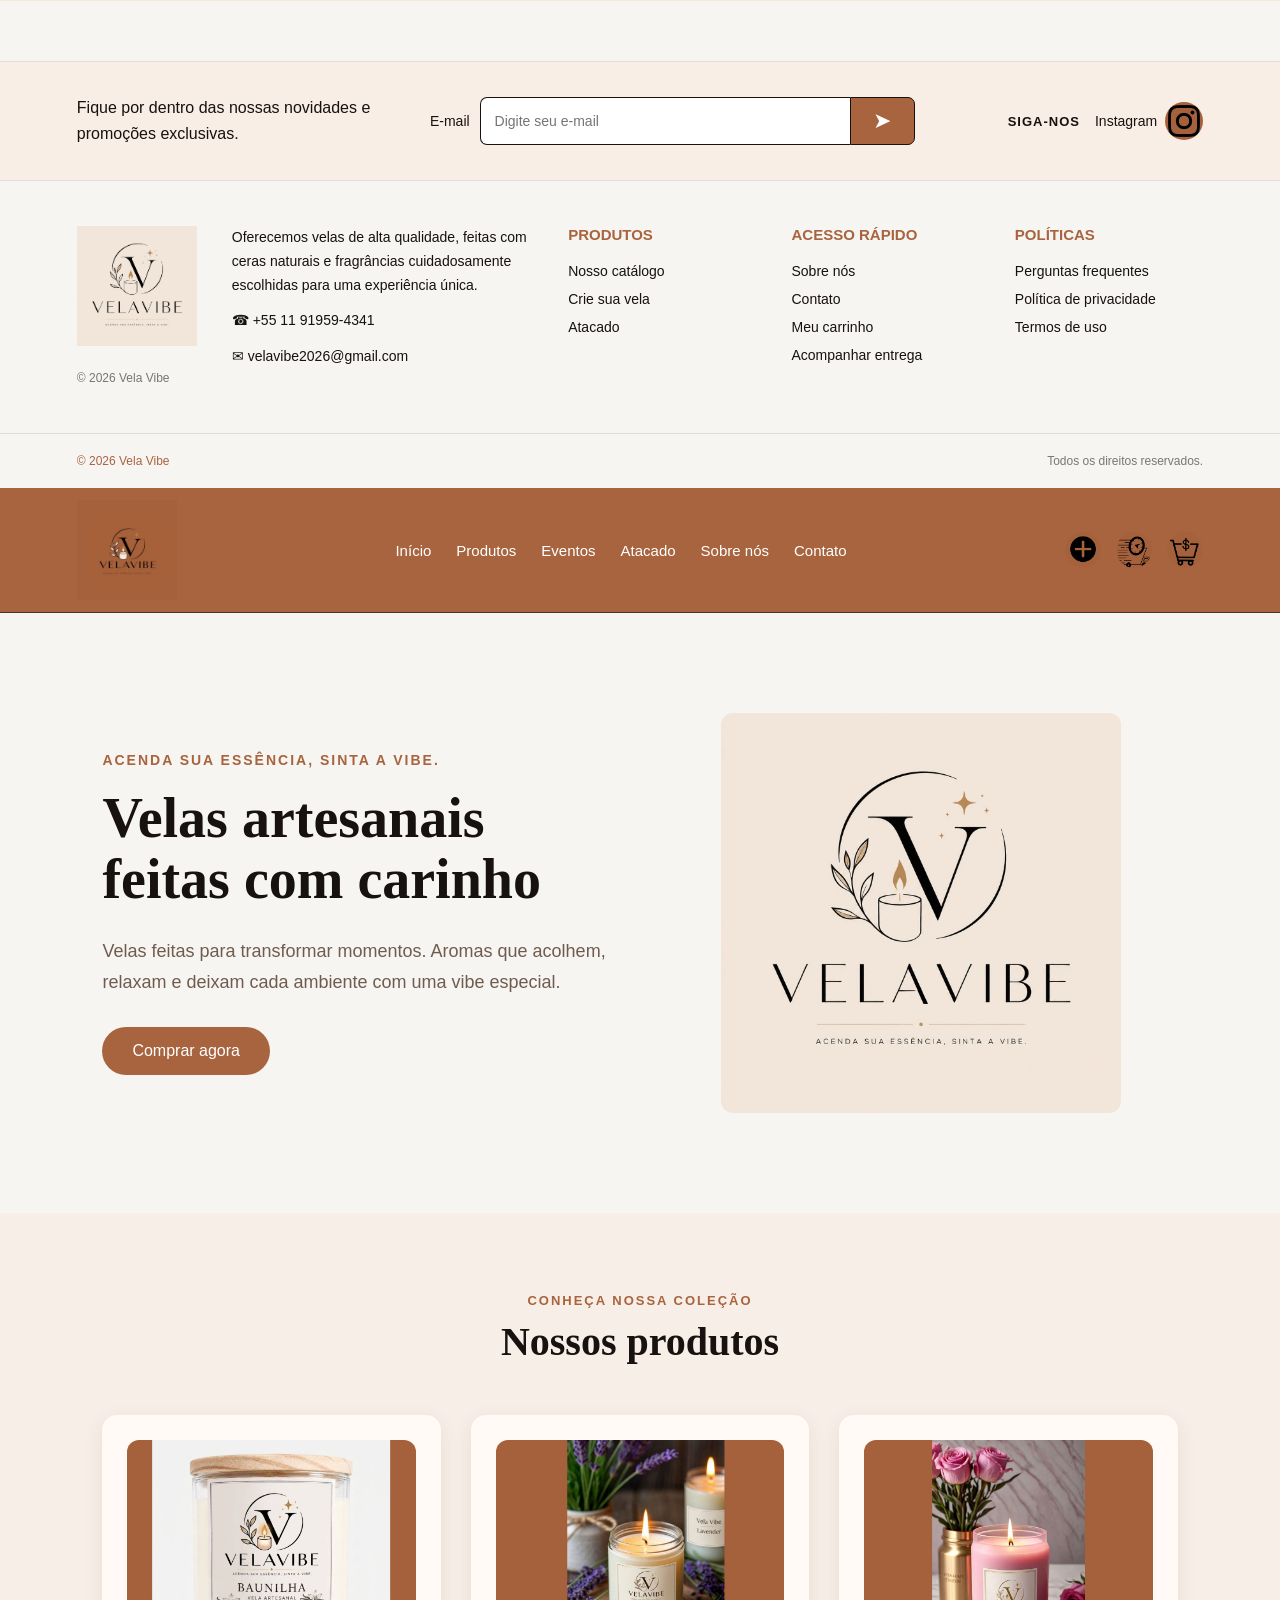
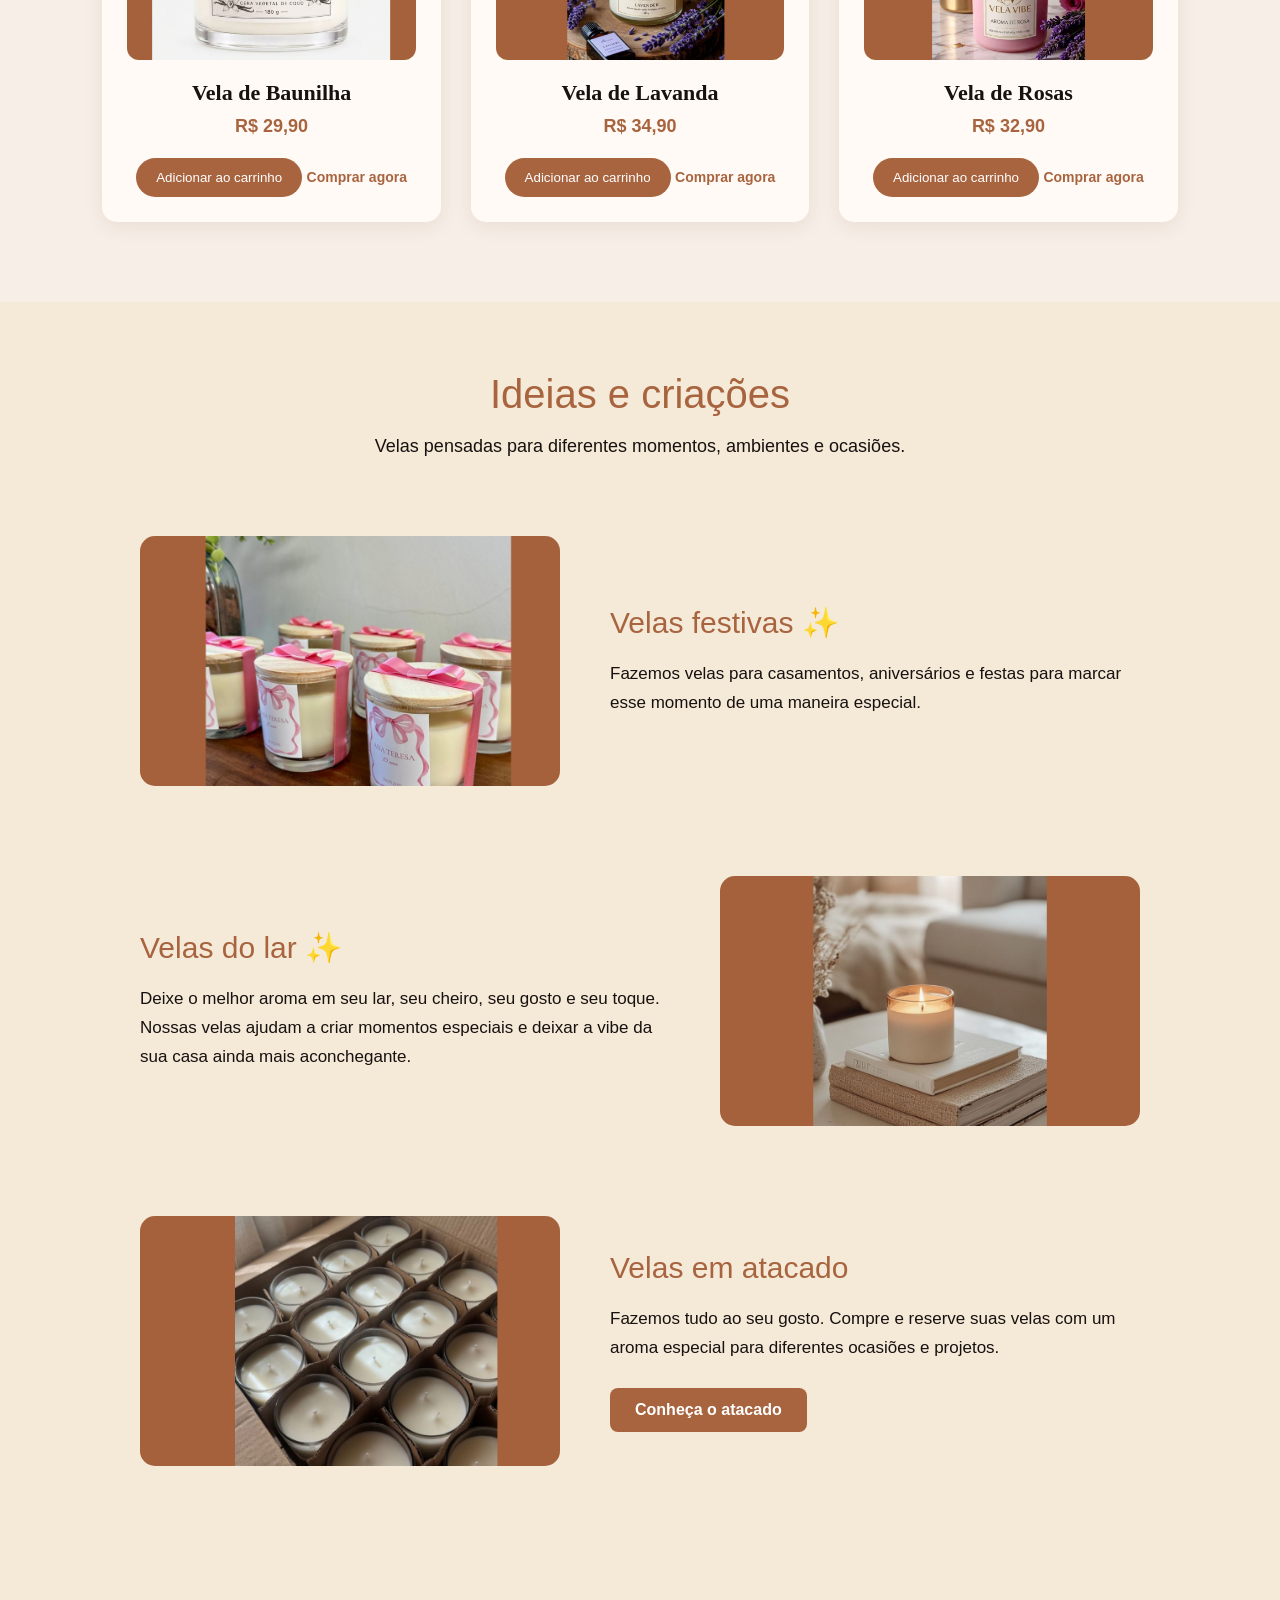
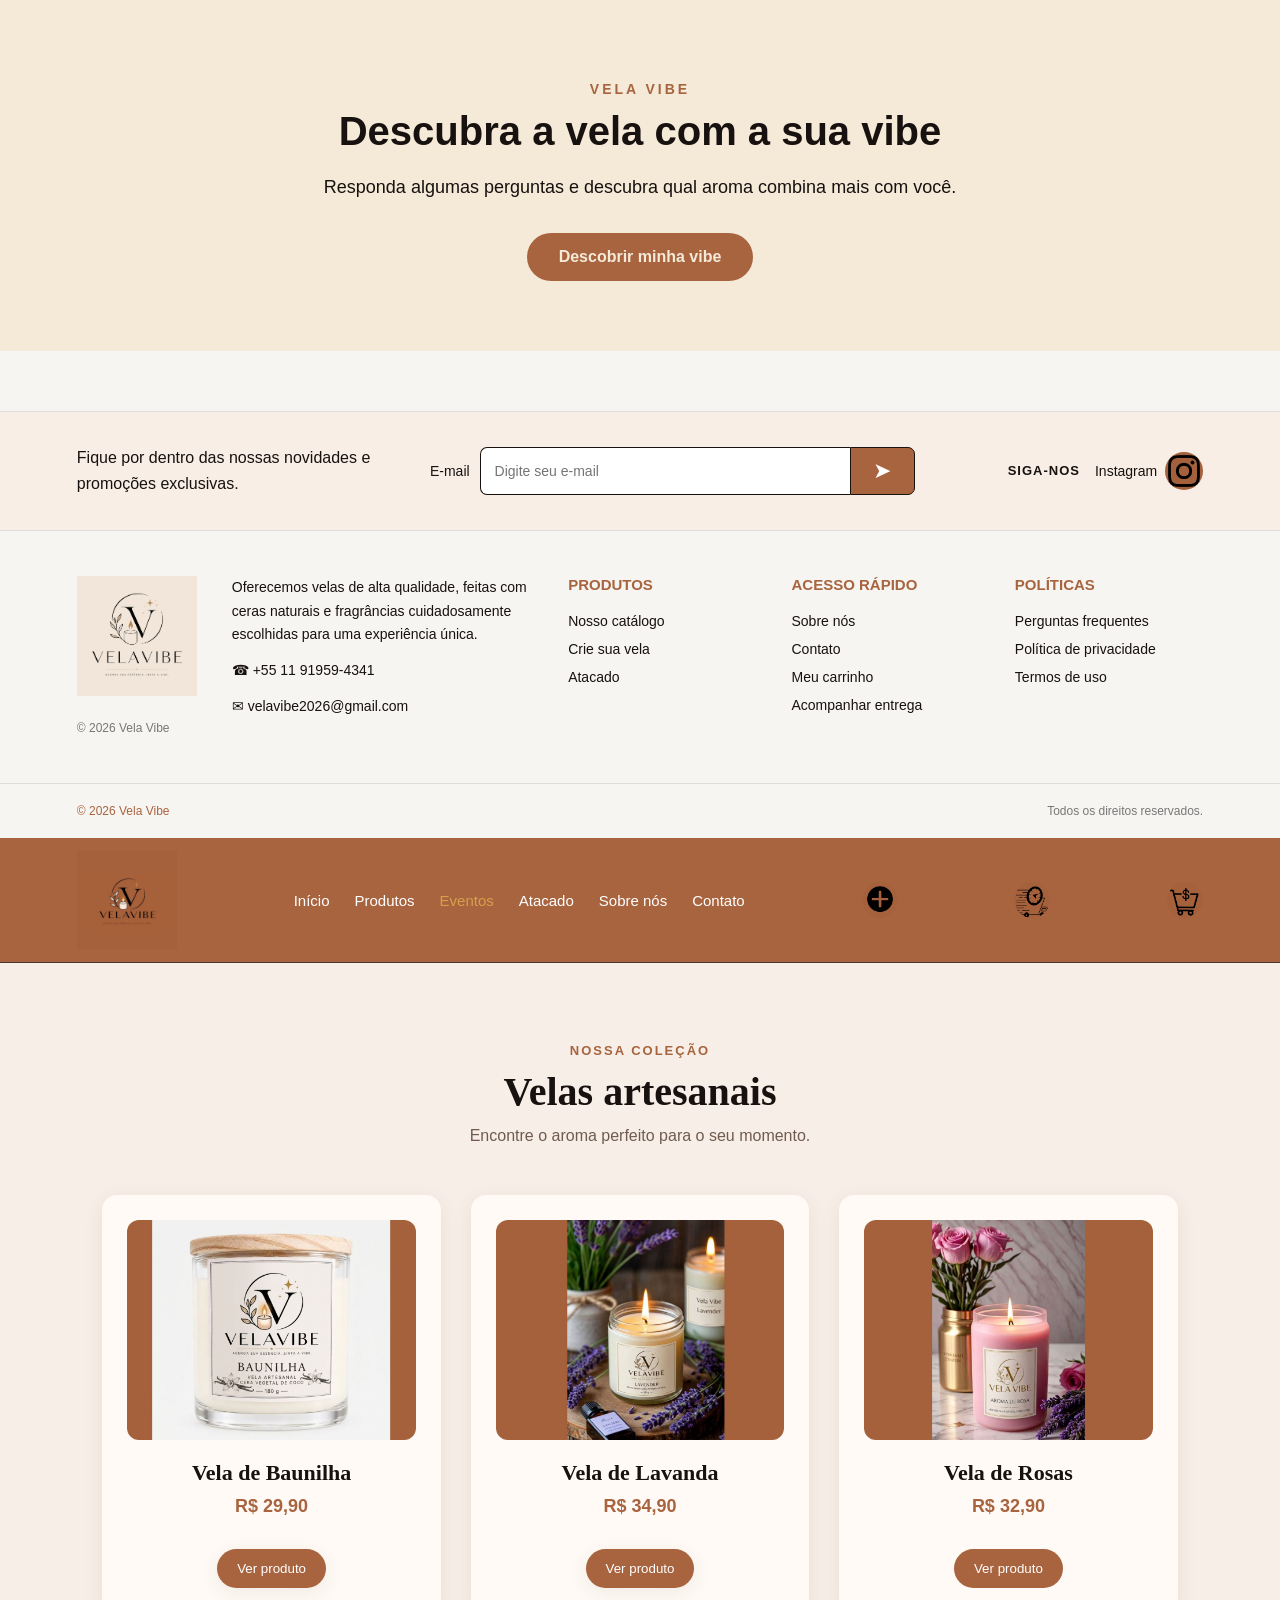
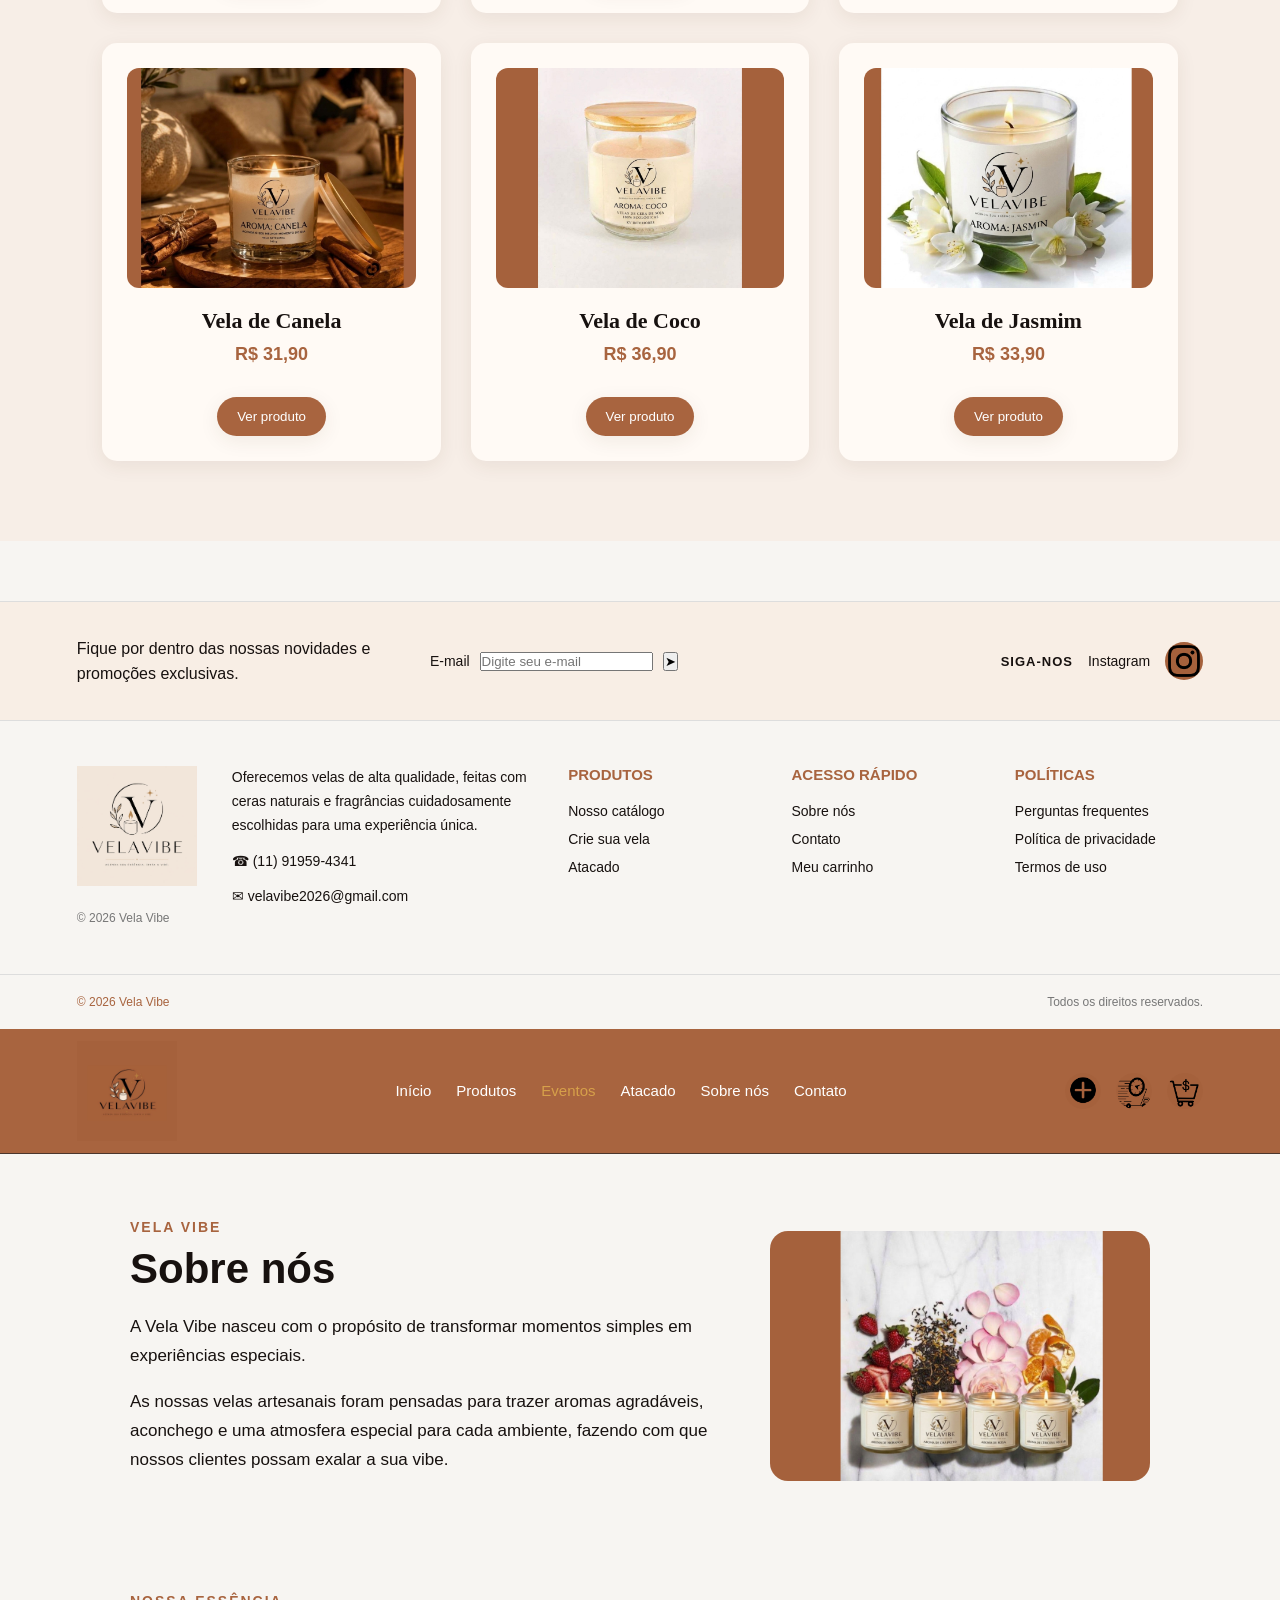
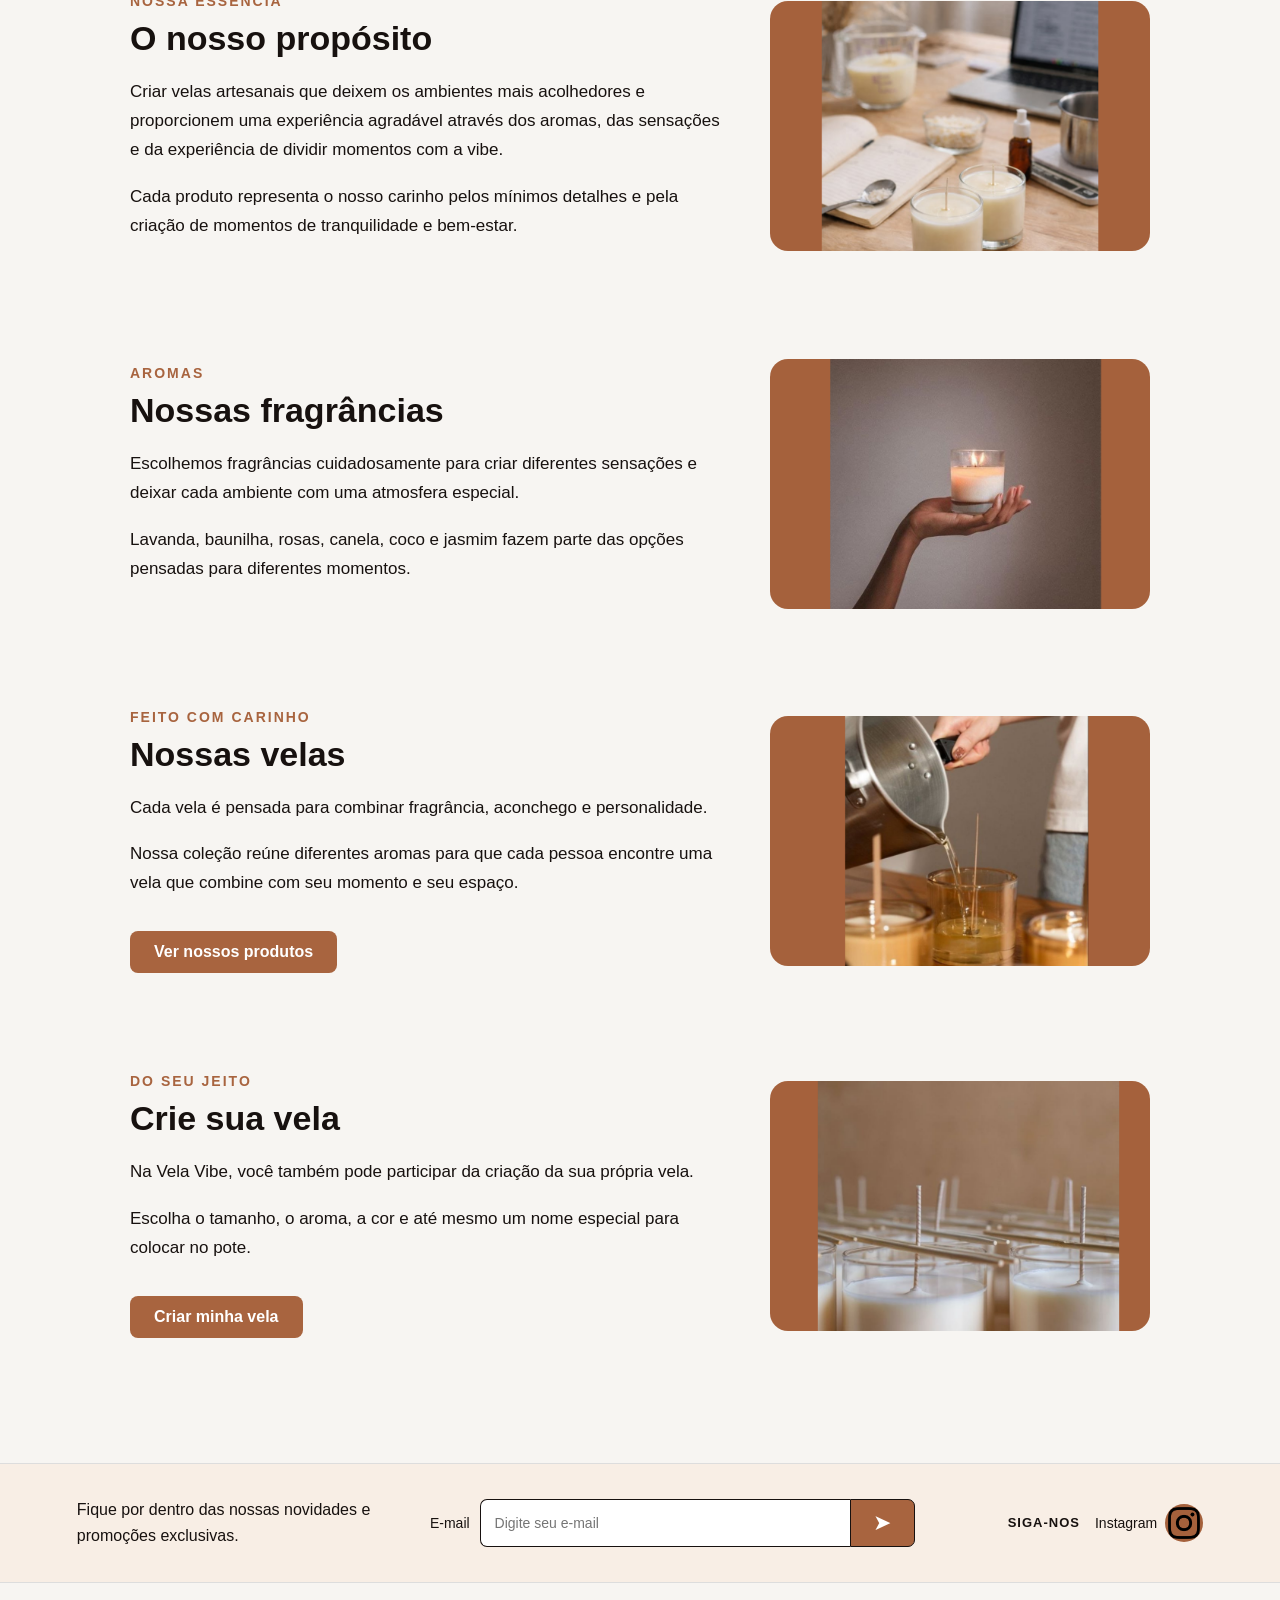
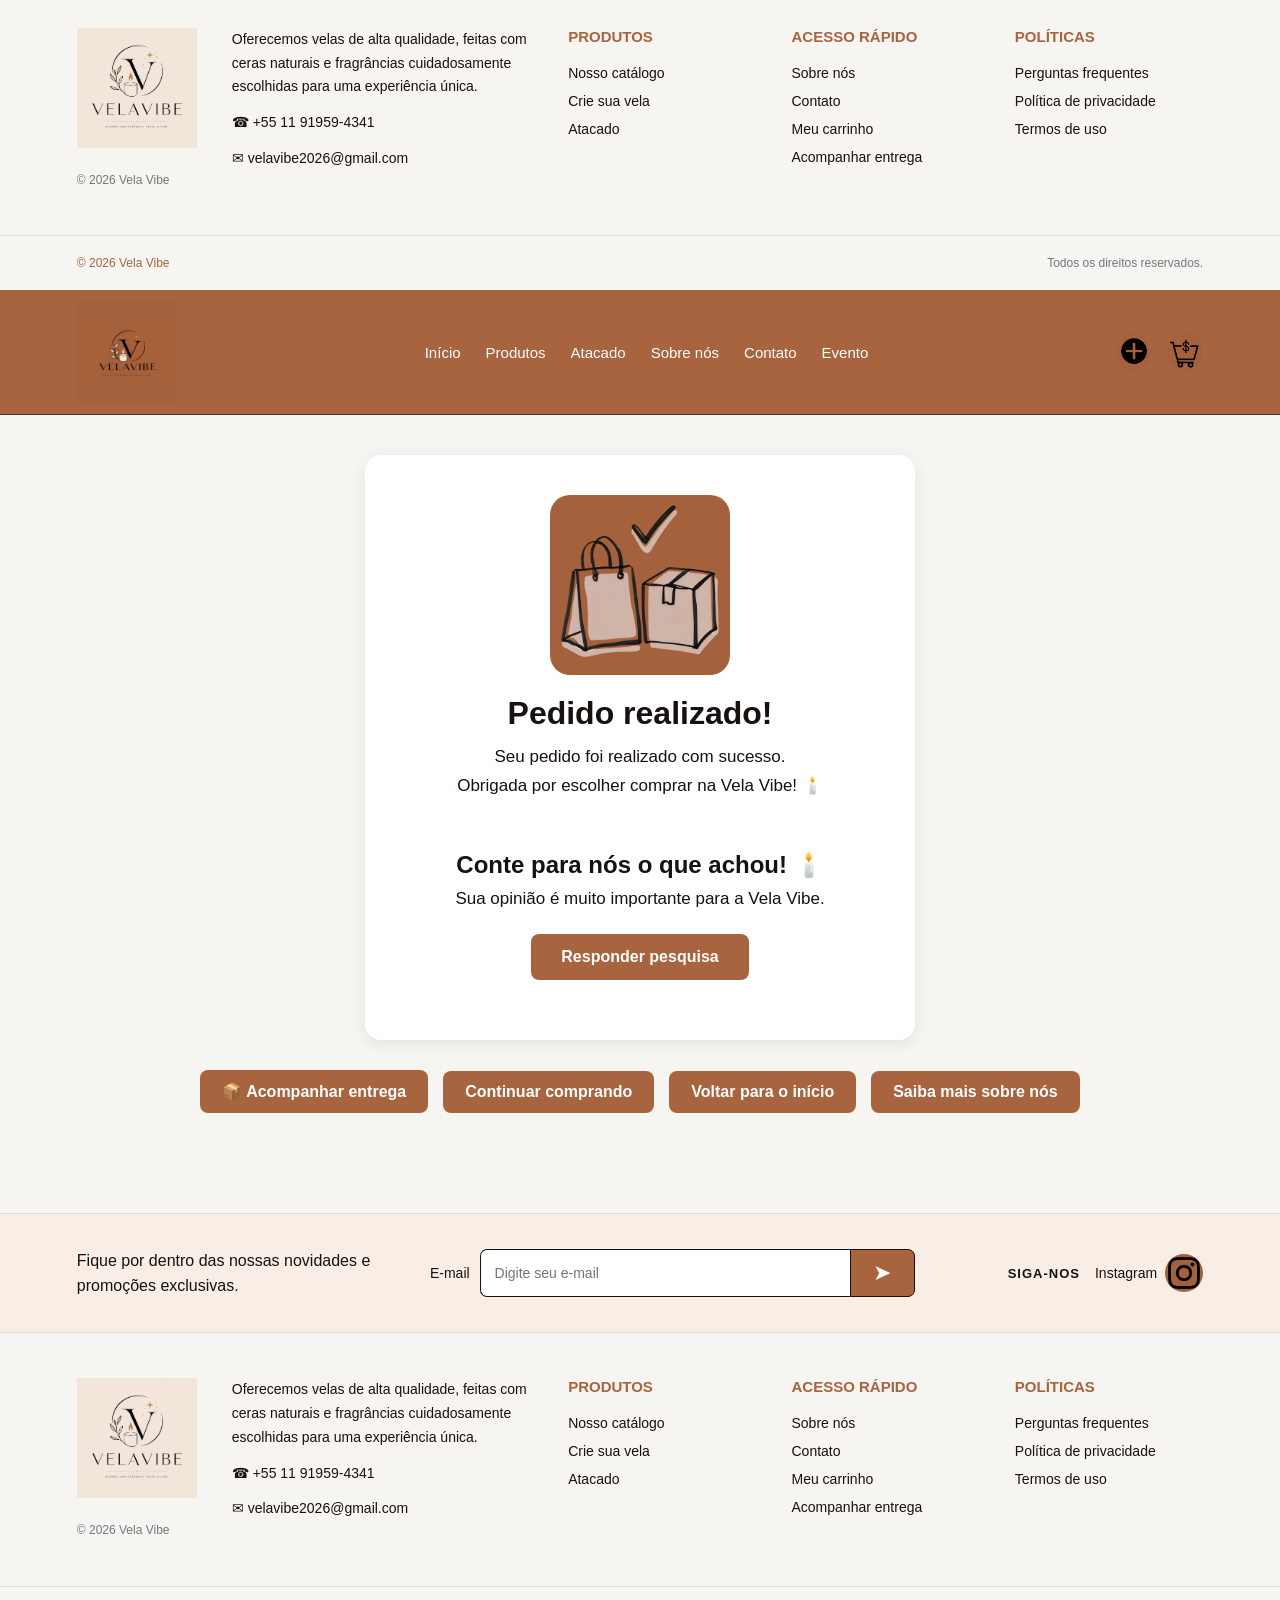
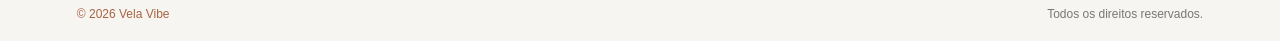
<file: Evento.html>
<!DOCTYPE html>
<html lang="pt-BR">
<head>
    <meta charset="UTF-8">
    <meta name="viewport" content="width=device-width, initial-scale=1.0">

    <title>Eventos Especiais | Vela Vibe</title>
    <meta name="description" content="Velas personalizadas para casamentos, aniversários, formaturas, eventos corporativos e lembrancinhas especiais.">

    <link rel="stylesheet" href="css/style.css">
</head>

<body>

<!-- CABEÇALHO -->
<header class="cabecalho">

    <div class="logo">
        <a href="index.html">
            <img src="img/logo.jpg" alt="Logo Vela Vibe">
        </a>
    </div>

    <nav class="menu">
        <a href="index.html">Início</a>
        <a href="Produtos.html">Produtos</a>
        <a href="evento.html" aria-current="page">Eventos</a>
        <a href="atacado.html">Atacado</a>
        <a href="sobre.html">Sobre nós</a>
        <a href="contato.html">Contato</a>
    </nav>

    <div class="acoes-cabecalho">
        <a href="CrieSuaVela.html"
           class="criar-vela"
           title="Crie sua vela">
            <img src="img/criarsuavela.jpg" alt="Crie sua vela">
        </a>

        <a href="Acompanhe.html"
           class="acompanhar-entrega"
           title="Acompanhar entrega">
            <img src="img/icone2.jpg" alt="Acompanhar entrega">
        </a>

        <a href="Carrinho.html"
           class="carrinho"
           title="Carrinho">
            <img src="img/carrinho.jpg" alt="Carrinho">
        </a>
    </div>

</header>


<main class="pagina-eventos">

    <!-- ABERTURA -->
    <section class="eventos-hero">

        <div class="eventos-hero-texto">
            <span class="eventos-etiqueta">
                VELA VIBE • EVENTOS ESPECIAIS
            </span>

            <h1>Momentos especiais merecem uma luz única.</h1>

            <p>
                A vela vibe tem o proposito de participar de cada passo e transformar cada momento com aromas,
                criamos possibilidades para transformar celebrações
                em lembranças inesquecíveis. Descubra nossas opções
                de velas para decorar, presentear e celebrar.
            </p>

            <a href="#orcamento" class="eventos-botao">
                Planejar meu evento
            </a>

            <a href="#categorias" class="eventos-link">
                Conheça nossas opções
            </a>
        </div>

        <div class="eventos-hero-imagem">
            <img src="img/Velaevento.jpg"
                 alt="Decoração elegante com velas para uma ocasião especial">
        </div>

    </section>


    <!-- INTRODUÇÃO -->
    <section class="eventos-introducao" id="categorias">

        <span class="eventos-etiqueta">CADA DETALHE IMPORTA</span>

        <h2>Velas para celebrar do seu jeito</h2>

        <p>
            Seja uma grande comemoração ou um encontro intimista,
            queremos ajudar você a encontrar detalhes que combinem
            com a ocasião, a decoração e o estilo do seu evento, deixando cada detalhe
            mais especial e memorável.
        </p>

    </section>


    <!-- CATEGORIAS -->
    <section class="eventos-categorias">

        <article class="evento-card">
            <div class="evento-card-imagem">
                <img src="img/casamento.jfif"
                     alt="Velas para decoração de casamento">
            </div>

            <div class="evento-card-conteudo">
                <span class="evento-numero">01</span>
                <h3>Casamentos</h3>

                <p>
                    Velas para compor mesas, cerimônias e celebrações
                    românticas, criando uma atmosfera acolhedora.
                </p>

                <a href="#orcamento" data-tipo="Casamento">
                    Planejar meu evento →
                </a>
            </div>
        </article>


        <article class="evento-card">
            <div class="evento-card-imagem">
                <img src="img/festas.jfif"
                     alt="Decoração para aniversários e festas de 15 anos">
            </div>

            <div class="evento-card-conteudo">
                <span class="evento-numero">02</span>
                <h3>Aniversários e 15 anos</h3>

                <p>
                    Detalhes decorativos e lembranças personalizadas
                    para comemorar cada nova etapa.
                </p>

                <a href="#orcamento"
                   data-tipo="Aniversário ou festa de 15 anos">
                    Planejar meu evento →
                </a>
            </div>
        </article>


        <article class="evento-card">
            <div class="evento-card-imagem">
                <img src="img/formaturas.jpn"
                     alt="Celebração de formatura">
            </div>

            <div class="evento-card-conteudo">
                <span class="evento-numero">03</span>
                <h3>Formaturas</h3>

                <p>
                    Uma forma especial de celebrar conquistas,
                    homenagear pessoas e marcar o encerramento
                    de uma etapa.
                </p>

                <a href="#orcamento" data-tipo="Formatura">
                    Planejar meu evento →
                </a>
            </div>
        </article>


        <article class="evento-card">
            <div class="evento-card-imagem">
                <img src="img/EVENTO%20CORPORATIVO.pnj"
                     alt="Preparação artesanal de produtos para eventos">
            </div>

            <div class="evento-card-conteudo">
                <span class="evento-numero">04</span>
                <h3>Eventos corporativos</h3>

                <p>
                    Opções para encontros profissionais, comemorações
                    de equipes, brindes e eventos de empresas.
                </p>

                <a href="#orcamento" data-tipo="Evento corporativo">
                    Planejar meu evento →
                </a>
            </div>
        </article>


        <article class="evento-card">
            <div class="evento-card-imagem">
                <img src="img/lembrancinha.pnj.jfif"
                     alt="Lembrancinhas para presentear convidados">
            </div>

            <div class="evento-card-conteudo">
                <span class="evento-numero">05</span>
                <h3>Lembrancinhas personalizadas</h3>

                <p>
                    Pequenos presentes com opções de aromas,
                    cores e detalhes personalizados para seus convidados.
                </p>

                <a href="#orcamento"
                   data-tipo="Lembrancinhas personalizadas">
                    Criar minhas lembrancinhas →
                </a>
            </div>
        </article>


        <article class="evento-card">
            <div class="evento-card-imagem">
                <img src="img/chádebebe.jpn"
                     alt="Vela aromática para uma celebração delicada">
            </div>

            <div class="evento-card-conteudo">
                <span class="evento-numero">06</span>
                <h3>Chá de bebê e outras ocasiões</h3>

                <p>
                    Velas para chás de bebê, chás de casa nova,
                    confraternizações e outras datas especiais.
                </p>

                <a href="#orcamento"
                   data-tipo="Chá de bebê ou outro evento">
                    Planejar meu evento →
                </a>
            </div>
        </article>

    </section>


    <!-- DIFERENCIAIS -->
    <section class="eventos-diferenciais">

        <div>
            <span class="eventos-etiqueta">NOSSA PROPOSTA</span>
            <h2>Detalhes pensados para a sua ocasião</h2>
            <p>
                Queremos conhecer sua ideia para ajudar a pensar
                nas possibilidades de aromas, cores, quantidades
                e personalização.
            </p>
        </div>

        <div class="eventos-diferenciais-lista">
            <div>
                <span>01</span>
                <p><strong>Personalização</strong><br>
                    Converse conosco sobre as opções para o seu evento.</p>
            </div>

            <div>
                <span>02</span>
                <p><strong>Escolha de aromas</strong><br>
                    Conheça as fragrâncias disponíveis em nosso catálogo.</p>
            </div>

            <div>
                <span>03</span>
                <p><strong>Orçamento personalizado</strong><br>
                    Informe a quantidade e os detalhes que você imagina.</p>
            </div>
        </div>

    </section>


    <!-- ORÇAMENTO -->
    <section class="eventos-orcamento" id="orcamento">

        <div class="eventos-orcamento-intro">
            <span class="eventos-etiqueta">VAMOS CONVERSAR?</span>

            <h2>Conte-nos sobre seu evento.</h2>

            <p>
                Preencha as informações abaixo para preparar sua
                solicitação. Ao enviar, você poderá revisar os detalhes
                e encaminhá-los pelo WhatsApp da Vela Vibe.
            </p>

            <a class="eventos-whatsapp"
               href="https://wa.me/5511919594341"
               target="_blank"
               rel="noopener noreferrer">
                Conversar diretamente pelo WhatsApp
            </a>

            <small>
                O orçamento será combinado diretamente com a equipe.
            </small>
        </div>


        <form class="eventos-formulario" id="form-eventos">

            <div class="eventos-campo">
                <label for="evento-nome">Seu nome *</label>
                <input type="text"
                       id="evento-nome"
                       name="nome"
                       placeholder="Como podemos chamar você?"
                       autocomplete="name"
                       required>
            </div>

            <div class="eventos-campo">
                <label for="evento-contato">Seu telefone ou WhatsApp *</label>
                <input type="tel"
                       id="evento-contato"
                       name="contato"
                       placeholder="DDD + número"
                       autocomplete="tel"
                       required>
            </div>

            <div class="eventos-campo">
                <label for="evento-tipo">Tipo de evento *</label>
                <select id="evento-tipo" name="tipo" required>
                    <option value="">Selecione uma opção</option>
                    <option>Casamento</option>
                    <option>Aniversário</option>
                    <option>Festa de 15 anos</option>
                    <option>Formatura</option>
                    <option>Evento corporativo</option>
                    <option>Lembrancinhas personalizadas</option>
                    <option>Chá de bebê</option>
                    <option>Outro evento</option>
                </select>
            </div>

            <div class="eventos-campo">
                <label for="evento-data">Data prevista do evento</label>
                <input type="date" id="evento-data" name="data">
            </div>

            <div class="eventos-campo">
                <label for="evento-quantidade">Quantidade aproximada de velas</label>
                <select id="evento-quantidade" name="quantidade">
                    <option value="">Ainda não sei</option>
                    <option>1 a 20 unidades</option>
                    <option>21 a 50 unidades</option>
                    <option>51 a 100 unidades</option>
                    <option>101 a 200 unidades</option>
                    <option>Mais de 200 unidades</option>
                </select>
            </div>

            <div class="eventos-campo">
                <label for="evento-personalizacao">Como você imagina suas velas?</label>
                <select id="evento-personalizacao" name="personalizacao">
                    <option value="">Selecione se desejar</option>
                    <option>Velas para decoração</option>
                    <option>Lembrancinhas para convidados</option>
                    <option>Velas aromáticas para presentear</option>
                    <option>Personalização de cores e embalagens</option>
                    <option>Gostaria de receber sugestões</option>
                </select>
            </div>

            <div class="eventos-campo eventos-campo-completo">
                <label for="evento-detalhes">Conte mais sobre sua ideia</label>
                <textarea id="evento-detalhes"
                          name="detalhes"
                          rows="4"
                          placeholder="Cores, aromas, tema da festa e outros detalhes..."></textarea>
            </div>

            <button type="submit" class="eventos-botao eventos-botao-enviar">
                Solicitar orçamento pelo WhatsApp
            </button>

            <p class="eventos-aviso">
                * Campos obrigatórios. O formulário prepara uma mensagem
                no WhatsApp; ele não envia os dados automaticamente.
            </p>

        </form>

    </section>

</main>


<!-- RODAPÉ -->
<footer class="eventos-rodape">
    <a href="index.html" class="eventos-rodape-logo">
        <img src="img/Logo.jpeg" alt="Vela Vibe">
    </a>

    <p>
        Velas para iluminar momentos especiais.
    </p>

    <a href="https://www.instagram.com/vela.vibe_/"
       target="_blank"
       rel="noopener noreferrer">
        Acompanhe a Vela Vibe no Instagram
    </a>

    <p class="eventos-copyright">
        © 2026 Vela Vibe. Todos os direitos reservados.
    </p>
</footer>


<script>
    const formularioEventos = document.getElementById("form-eventos");

    formularioEventos.addEventListener("submit", function(event) {
        event.preventDefault();

        if (!formularioEventos.reportValidity()) {
            return;
        }

        const nome = document.getElementById("evento-nome").value.trim();
        const contato = document.getElementById("evento-contato").value.trim();
        const tipo = document.getElementById("evento-tipo").value;
        const data = document.getElementById("evento-data").value;
        const quantidade = document.getElementById("evento-quantidade").value;
        const personalizacao = document.getElementById("evento-personalizacao").value;
        const detalhes = document.getElementById("evento-detalhes").value.trim();

        const dataFormatada = data
            ? data.split("-").reverse().join("/")
            : "Ainda não definida";

        const mensagem =
            `Olá, Vela Vibe! Gostaria de solicitar um orçamento para um evento.

Nome: ${nome}
Meu telefone/WhatsApp: ${contato}
Tipo de evento: ${tipo}
Data prevista: ${dataFormatada}
Quantidade aproximada: ${quantidade || "Ainda não definida"}
Personalização desejada: ${personalizacao || "Gostaria de conversar sobre as opções"}
Detalhes: ${detalhes || "Ainda não informados"}

Aguardo informações sobre as opções e o orçamento. Obrigado(a)!`;

        const url = "https://wa.me/5511919594341?text=" +
            encodeURIComponent(mensagem);

        window.open(url, "_blank", "noopener,noreferrer");
    });


    // Preenche o tipo de evento quando o visitante clica em um cartão.
    document.querySelectorAll("[data-tipo]").forEach(function(link) {
        link.addEventListener("click", function() {
            const tipo = link.getAttribute("data-tipo");
            const seletor = document.getElementById("evento-tipo");
            const opcoes = Array.from(seletor.options);

            const correspondencia = opcoes.find(function(opcao) {
                return opcao.text.toLowerCase() === tipo.toLowerCase();
            });

            if (correspondencia) {
                seletor.value = correspondencia.value;
            } else if (tipo === "Aniversário ou festa de 15 anos") {
                seletor.value = "Aniversário";
            } else if (tipo === "Chá de bebê ou outro evento") {
                seletor.value = "Chá de bebê";
            }
        });
    });
</script>

</body>
</html>

<!DOCTYPE html>
<html lang="pt-BR">

<head>
    <meta charset="UTF-8">
    <meta name="viewport" content="width=device-width, initial-scale=1.0">

    <title>Finalizar compra - Vela Vibe</title>

    <link rel="stylesheet" href="css/style.css">
</head>

<body>

<header class="cabecalho">

    <div class="logo">
        <a href="index.html">
            <img src="img/logo.jpg" alt="Logo Vela Vibe">
        </a>
    </div>

    <nav class="menu">
        <a href="index.html">Início</a>
        <a href="Produtos.html">Produtos</a>
        <a href="atacado.html">Atacado</a>
        <a href="sobre.html">Sobre nós</a>
        <a href="contato.html">Contato</a>
        <a href="evento.html">Evento</a>
    </nav>

    <div class="acoes-cabecalho">

        <a
                href="CrieSuaVela.html"
                class="criar-vela"
                title="Crie sua vela"
        >
            <img
                    src="img/criarsuavela.jpg"
                    alt="Crie sua vela"
            >
        </a>

        <a
                href="Carrinho.html"
                class="carrinho"
                title="Carrinho"
        >
            <img
                    src="img/carrinho.jpg"
                    alt="Carrinho"
            >
        </a>

    </div>

</header>


<main class="finalizar-conteudo">

    <h1>Finalizar compra</h1>

    <div class="finalizar-area">

        <!-- Dados do cliente -->

        <section class="dados-cliente">

            <h2>Seus dados</h2>

            <form id="formulario-compra">

                <label for="nome">Nome completo</label>

                <input
                        type="text"
                        id="nome"
                        name="nome"
                        placeholder="Digite seu nome"
                        required
                >


                <label for="email">E-mail</label>

                <input
                        type="email"
                        id="email"
                        name="email"
                        placeholder="Digite seu e-mail"
                        required
                >


                <label for="endereco">Endereço</label>

                <input
                        type="text"
                        id="endereco"
                        name="endereco"
                        placeholder="Digite seu endereço"
                        required
                >


                <label for="cidade">Cidade</label>

                <input
                        type="text"
                        id="cidade"
                        name="cidade"
                        placeholder="Digite sua cidade"
                        required
                >


                <label for="cep">CEP</label>

                <input
                        type="text"
                        id="cep"
                        name="cep"
                        placeholder="Digite seu CEP"
                        required
                >


                <h2>Forma de pagamento</h2>

                <label for="pagamento">
                    Escolha uma forma de pagamento
                </label>

                <select id="pagamento" name="pagamento" required>

                    <option value="">
                        Selecione uma opção
                    </option>

                    <option value="pix">
                        Pix
                    </option>

                    <option value="cartao">
                        Cartão de crédito
                    </option>

                    <option value="boleto">
                        Boleto bancário
                    </option>

                </select>


                <button type="submit" id="confirmar-compra">
                    Confirmar pedido
                </button>

            </form>

        </section>


        <!-- Resumo do pedido -->

        <section class="resumo-final">

            <h2>Resumo do pedido</h2>

            <div id="resumo-produtos">

                <p>Carregando produtos...</p>

            </div>

            <hr>

            <p>
                Subtotal:
                <span id="subtotal-final">
                    R$ 0,00
                </span>
            </p>

            <p>
                Total:
                <strong id="total-final">
                    R$ 0,00
                </strong>
            </p>

        </section>

    </div>

</main>

<footer class="rodape">

    <!-- =========================================
        RODAPÉ
   ========================================= -->

    <footer class="rodape">

        <!-- NEWSLETTER -->
        <div class="newsletter">

            <!-- TEXTO -->
            <div class="newsletter-texto">
                <p>
                    Fique por dentro das nossas novidades e
                    promoções exclusivas.
                </p>
            </div>

            <!-- FORMULÁRIO -->
            <div class="newsletter-form">

                <label for="newsletter-email">E-mail</label>

                <div class="newsletter-campo">
                    <input
                            type="email"
                            id="newsletter-email"
                            name="newsletter-email"
                            placeholder="Digite seu e-mail"
                    >

                    <button type="button" aria-label="Enviar e-mail">
                        ➤
                    </button>
                </div>

            </div>

            <!-- INSTAGRAM -->
            <div class="redes-sociais">
                <span>SIGA-NOS</span>

                <a href="https://www.instagram.com/vela.vibe_/"
                   target="_blank"
                   rel="noopener noreferrer"
                   title="Instagram Vela Vibe">

                    Instagram
                    <img src="img/instagram.png" alt="Instagram Vela Vibe">

                </a>
            </div>

        </div>


        <!-- INFORMAÇÕES -->

        <div class="rodape-conteudo">

            <!-- LOGO -->

            <div class="rodape-coluna logo-rodape">

                <img src="img/Logo.jpeg"
                     alt="Vela Vibe">

                <p>
                    © 2026 Vela Vibe
                </p>

            </div>


            <!-- SOBRE -->

            <div class="rodape-coluna">

                <p>
                    Oferecemos velas de alta qualidade,
                    feitas com ceras naturais e fragrâncias
                    cuidadosamente escolhidas para uma
                    experiência única.
                </p>

                <p>
                    ☎ +55 11 91959-4341
                </p>

                <p>
                    ✉ velavibe2026@gmail.com
                </p>

            </div>


            <!-- PRODUTOS -->

            <div class="rodape-coluna">

                <h3>PRODUTOS</h3>

                <a href="Produtos.html">
                    Nosso catálogo
                </a>

                <a href="CrieSuaVela.html">
                    Crie sua vela
                </a>

                <a href="atacado.html">
                    Atacado
                </a>

            </div>


            <!-- ACESSO RÁPIDO -->

            <div class="rodape-coluna">

                <h3>ACESSO RÁPIDO</h3>

                <a href="sobre.html">
                    Sobre nós
                </a>

                <a href="contato.html">
                    Contato
                </a>

                <a href="Carrinho.html">
                    Meu carrinho
                </a>

                <a href="Acompanhe.html">
                    Acompanhar entrega
                </a>

            </div>


            <!-- POLÍTICAS -->

            <div class="rodape-coluna">

                <h3>POLÍTICAS</h3>

                <a href="#">
                    Perguntas frequentes
                </a>

                <a href="#">
                    Política de privacidade
                </a>

                <a href="#">
                    Termos de uso
                </a>

            </div>

        </div>


        <!-- COPYRIGHT -->

        <div class="rodape-final">

        <span>
            © 2026 Vela Vibe
        </span>

            <span>
            Todos os direitos reservados.
        </span>

        </div>

    </footer>


    <script src="js/script.js"></script>

</body>
</html>
<!DOCTYPE html>
<html lang="pt-BR">

<head>
  <meta charset="UTF-8">
  <meta name="viewport" content="width=device-width, initial-scale=1.0">

  <title>Vela Vibe</title>

  <link rel="stylesheet" href="css/style.css">
</head>

<body>

<header class="cabecalho">

  <!-- LOGO -->
  <div class="logo">
    <a href="index.html">
      <img src="img/logo.jpg" alt="Logo Vela Vibe">
    </a>
  </div>

  <!-- MENU -->
  <nav class="menu">
    <a href="index.html">Início</a>
    <a href="Produtos.html">Produtos</a>
    <a href="evento.html">Eventos</a>
    <a href="atacado.html">Atacado</a>
    <a href="sobre.html">Sobre nós</a>
    <a href="contato.html">Contato</a>
  </nav>

  <!-- AÇÕES DO CABEÇALHO -->
  <div class="acoes-cabecalho">

    <!-- CRIE SUA VELA -->
    <a href="CrieSuaVela.html"
       class="criar-vela"
       title="Crie sua vela">

      <img src="img/criarsuavela.jpg"
           alt="Crie sua vela">

    </a>

    <!-- ACOMPANHAR ENTREGA -->
    <a href="Acompanhe.html"
       class="acompanhar-entrega"
       title="Acompanhar entrega">

      <img src="img/icone2.jpg"
           alt="Acompanhar entrega">

    </a>

    <!-- CARRINHO -->
    <a href="Carrinho.html"
       class="carrinho"
       title="Carrinho">

      <img src="img/carrinho.jpg"
           alt="Carrinho">

    </a>

  </div>

</header>


<main>

  <!-- =========================================
       HERO
  ========================================= -->

  <section class="hero">

    <div class="hero-texto">

      <p class="subtitulo">
        ACENDA SUA ESSÊNCIA, SINTA A VIBE.
      </p>

      <h1>
        Velas artesanais
        <br>
        feitas com carinho
      </h1>

      <p class="descricao">
        Velas feitas para transformar momentos.

        Aromas que acolhem, relaxam e deixam cada
        ambiente com uma vibe especial.
      </p>

      <a href="Produtos.html" class="botao">
        Comprar agora
      </a>

    </div>


    <div class="hero-imagem">
      <img src="img/Logo.jpeg" alt="Logo Vela Vibe">
    </div>

  </section>


  <!-- =========================================
       PRODUTOS
  ========================================= -->

  <section class="produtos">

    <div class="titulo-secao">

      <p>CONHEÇA NOSSA COLEÇÃO</p>

      <h2>Nossos produtos</h2>

    </div>


    <div class="produtos-grid">

      <!-- PRODUTO 1 -->
      <div class="produto">

        <div class="produto-imagem">
          <img src="img/baunilha.jpg"
               alt="Vela de Baunilha">
        </div>

        <h3>Vela de Baunilha</h3>

        <p>R$ 29,90</p>

        <button class="adicionar-carrinho"
                data-produto="baunilha">

          Adicionar ao carrinho

        </button>

        <a href="Compra.html?produto=baunilha"
           class="comprar-agora">

          Comprar agora

        </a>

      </div>


      <!-- PRODUTO 2 -->
      <div class="produto">

        <div class="produto-imagem">
          <img src="img/lavanda.jpg"
               alt="Vela de Lavanda">
        </div>

        <h3>Vela de Lavanda</h3>

        <p>R$ 34,90</p>

        <button class="adicionar-carrinho"
                data-produto="lavanda">

          Adicionar ao carrinho

        </button>

        <a href="Compra.html?produto=lavanda"
           class="comprar-agora">

          Comprar agora

        </a>

      </div>


      <!-- PRODUTO 3 -->
      <div class="produto">

        <div class="produto-imagem">
          <img src="img/rosas.jpg"
               alt="Vela de Rosas">
        </div>

        <h3>Vela de Rosas</h3>

        <p>R$ 32,90</p>

        <button class="adicionar-carrinho"
                data-produto="rosas">

          Adicionar ao carrinho

        </button>

        <a href="Compra.html?produto=rosas"
           class="comprar-agora">

          Comprar agora

        </a>

      </div>

    </div>

  </section>

</main>


<!-- =========================================
     IDEIAS E CRIAÇÕES
========================================= -->

<section class="ideias-criacoes">

  <div class="titulo-ideias">

    <h2>Ideias e criações</h2>

    <p>
      Velas pensadas para diferentes momentos,
      ambientes e ocasiões.
    </p>

  </div>


  <!-- VELAS FESTIVAS -->

  <div class="ideia-bloco">

    <div class="ideia-imagem">

      <img src="img/lembrancinhas.png"
           alt="Velas para ocasiões especiais">

    </div>


    <div class="ideia-texto">

      <h3>Velas festivas ✨</h3>

      <p>
        Fazemos velas para casamentos, aniversários
        e festas para marcar esse momento de uma
        maneira especial.
      </p>

    </div>

  </div>


  <!-- VELAS DO LAR -->

  <div class="ideia-bloco ideia-invertido">

    <div class="ideia-imagem">

      <img src="img/decoração.jpg"
           alt="Velas para decorar o lar">

    </div>


    <div class="ideia-texto">

      <h3>Velas do lar ✨</h3>

      <p>
        Deixe o melhor aroma em seu lar, seu cheiro,
        seu gosto e seu toque. Nossas velas ajudam
        a criar momentos especiais e deixar a vibe
        da sua casa ainda mais aconchegante.
      </p>

    </div>

  </div>


  <!-- VELAS EM ATACADO -->

  <div class="ideia-bloco">

    <div class="ideia-imagem">

      <img src="img/atacado.png"
           alt="Velas em atacado">

    </div>


    <div class="ideia-texto">

      <h3>Velas em atacado</h3>

      <p>
        Fazemos tudo ao seu gosto. Compre e reserve
        suas velas com um aroma especial para
        diferentes ocasiões e projetos.
      </p>

      <a href="atacado.html"
         class="botao-ideia">

        Conheça o atacado

      </a>

    </div>

  </div>

</section>


<!-- =========================================
     QUIZ - DESCUBRA SUA VIBE
========================================= -->

<section class="quiz-vibe" id="quiz-vibe">

  <div class="quiz-introducao">

        <span class="quiz-legenda">
            VELA VIBE
        </span>

    <h2>
      Descubra a vela com a sua vibe
    </h2>

    <p>
      Responda algumas perguntas e descubra
      qual aroma combina mais com você.
    </p>

    <button type="button"
            class="botao-iniciar-quiz"
            id="iniciar-quiz">

      Descobrir minha vibe

    </button>

  </div>


  <!-- QUIZ -->

  <div class="quiz-container"
       id="quiz-container">

    <div class="quiz-progresso">

            <span id="quiz-numero">
                Pergunta 1 de 4
            </span>

      <div class="barra-progresso">

        <div id="progresso-quiz"></div>

      </div>

    </div>


    <div class="quiz-pergunta">

      <h3 id="quiz-pergunta">
        Qual ambiente combina mais com você?
      </h3>

      <div class="quiz-opcoes"
           id="quiz-opcoes">
      </div>

    </div>


    <button type="button"
            class="botao-proxima"
            id="proxima-pergunta"
            disabled>

      Próxima pergunta

    </button>

  </div>


  <!-- RESULTADO -->

  <div class="quiz-resultado"
       id="quiz-resultado">

        <span class="resultado-legenda">
            SUA VIBE É...
        </span>

    <h2 id="resultado-titulo">
      Vela de Lavanda
    </h2>


    <div class="resultado-imagem">

      <img id="resultado-imagem"
           src="img/lavanda.jpg"
           alt="Vela de Lavanda">

    </div>


    <p id="resultado-descricao">
      Um aroma suave para momentos de tranquilidade
      e relaxamento.
    </p>


    <a href="Compra.html?produto=lavanda"
       class="botao-resultado"
       id="resultado-link">

      Conhecer minha vela

    </a>


    <button type="button"
            class="botao-refazer"
            id="refazer-quiz">

      Refazer quiz

    </button>

  </div>

</section>


<!-- =========================================
     RODAPÉ
========================================= -->

<footer class="rodape">

  <!-- NEWSLETTER -->
  <div class="newsletter">

    <!-- TEXTO -->
    <div class="newsletter-texto">
      <p>
        Fique por dentro das nossas novidades e
        promoções exclusivas.
      </p>
    </div>

    <!-- FORMULÁRIO -->
    <div class="newsletter-form">

      <label for="newsletter-email">E-mail</label>

      <div class="newsletter-campo">
        <input
                type="email"
                id="newsletter-email"
                name="newsletter-email"
                placeholder="Digite seu e-mail"
        >

        <button type="button" aria-label="Enviar e-mail">
          ➤
        </button>
      </div>

    </div>

    <!-- INSTAGRAM -->
    <div class="redes-sociais">
      <span>SIGA-NOS</span>

      <a href="https://www.instagram.com/vela.vibe_/"
         target="_blank"
         rel="noopener noreferrer"
         title="Instagram Vela Vibe">

        Instagram
        <img src="img/instagram.png" alt="Instagram Vela Vibe">

      </a>
    </div>

  </div>


  <!-- INFORMAÇÕES -->

  <div class="rodape-conteudo">

    <!-- LOGO -->

    <div class="rodape-coluna logo-rodape">

      <img src="img/Logo.jpeg"
           alt="Vela Vibe">

      <p>
        © 2026 Vela Vibe
      </p>

    </div>


    <!-- SOBRE -->

    <div class="rodape-coluna">

      <p>
        Oferecemos velas de alta qualidade,
        feitas com ceras naturais e fragrâncias
        cuidadosamente escolhidas para uma
        experiência única.
      </p>

      <p>
        ☎ +55 11 91959-4341
      </p>

      <p>
        ✉ velavibe2026@gmail.com
      </p>

    </div>


    <!-- PRODUTOS -->

    <div class="rodape-coluna">

      <h3>PRODUTOS</h3>

      <a href="Produtos.html">
        Nosso catálogo
      </a>

      <a href="CrieSuaVela.html">
        Crie sua vela
      </a>

      <a href="atacado.html">
        Atacado
      </a>

    </div>


    <!-- ACESSO RÁPIDO -->

    <div class="rodape-coluna">

      <h3>ACESSO RÁPIDO</h3>

      <a href="sobre.html">
        Sobre nós
      </a>

      <a href="contato.html">
        Contato
      </a>

      <a href="Carrinho.html">
        Meu carrinho
      </a>

      <a href="Acompanhe.html">
        Acompanhar entrega
      </a>

    </div>


    <!-- POLÍTICAS -->

    <div class="rodape-coluna">

      <h3>POLÍTICAS</h3>

      <a href="#">
        Perguntas frequentes
      </a>

      <a href="#">
        Política de privacidade
      </a>

      <a href="#">
        Termos de uso
      </a>

    </div>

  </div>


  <!-- COPYRIGHT -->

  <div class="rodape-final">

        <span>
            © 2026 Vela Vibe
        </span>

    <span>
            Todos os direitos reservados.
        </span>

  </div>

</footer>


<script src="js/script.js"></script>

</body>
</html>
<!DOCTYPE html>
  <html lang="pt-BR">

  <head>

    <meta charset="UTF-8">

    <meta name="viewport" content="width=device-width, initial-scale=1.0">

    <title>Produtos | Vela Vibe</title>

    <link rel="stylesheet" href="css/style.css">

  </head>


  <body>


  <header class="cabecalho">

    <div class="logo">
      <img src="img/logo.jpg" alt="Logo Vela Vibe">
    </div>


    <nav class="menu">
      <a href="index.html">Início</a>
      <a href="Produtos.html">Produtos</a>
      <a href="evento.html" aria-current="page">Eventos</a>
      <a href="atacado.html">Atacado</a>
      <a href="sobre.html">Sobre nós</a>
      <a href="contato.html">Contato</a>
    </nav>

    <a href="CrieSuaVela.html" class="criar-vela" title="Crie sua vela">
      <img src="img/criarsuavela.jpg" alt="Crie sua vela">
    </a>

    <a href="Acompanhe.html" class="acompanhar-entrega" title="Acompanhar entrega">
      <img src="img/icone2.jpg" alt="Acompanhar entrega">
    </a>

    <a href="Carrinho.html" class="carrinho">
      <img src="img/carrinho.jpg" alt="Carrinho">
    </a>

  </header>



  <main>


    <section class="pagina-produtos">

      <div class="titulo-secao">

        <p>NOSSA COLEÇÃO</p>

        <h1>Velas artesanais</h1>

        <span>
                Encontre o aroma perfeito para o seu momento.
            </span>

      </div>



      <div class="produtos-grid">

        <!-- PRODUTO 1 -->

        <div class="produto">

          <div class="produto-imagem">
            <img src="img/baunilha.jpg" alt="Vela de Baunilha">
          </div>

          <h3>Vela de Baunilha</h3>

          <p>R$ 29,90</p>

          <a href="Compra.html?produto=baunilha" class="botao-compra">

            <button type="button"
                    class="Ver produto"
                    id="Ver-produto"
                    >

              Ver produto

            </button>

          </a>

        </div>


        <!-- PRODUTO 2 -->

        <div class="produto">

          <div class="produto-imagem">
            <img src="img/lavanda.jpg" alt="Vela de Lavanda">
          </div>

          <h3>Vela de Lavanda</h3>

          <p>R$ 34,90</p>

          <a href="Compra.html?produto=lavanda" class="botao-compra">

            <button type="button"
                    class="Ver produto"
            >

              Ver produto

            </button>
          </a>

        </div>


        <!-- PRODUTO 3 -->

        <div class="produto">

          <div class="produto-imagem">
            <img src="img/rosas.jpg" alt="Vela de Rosas">
          </div>

          <h3>Vela de Rosas</h3>

          <p>R$ 32,90</p>

          <a href="Compra.html?produto=rosas" class="botao-compra">
            <button type="button"

            >
              Ver produto

            </button>
          </a>

        </div>


        <!-- PRODUTO 4 -->

        <div class="produto">

          <div class="produto-imagem">
            <img src="img/canela.jpg" alt="Vela de Canela">
          </div>

          <h3>Vela de Canela</h3>

          <p>R$ 31,90</p>

          <a href="Compra.html?produto=canela" class="botao-compra">
            <button type="button"
                    class="Ver produto"
            >

              Ver produto

            </button>
          </a>

        </div>


        <!-- PRODUTO 5 -->

        <div class="produto">

          <div class="produto-imagem">
            <img src="img/coco.jpg" alt="Vela de Coco">
          </div>

          <h3>Vela de Coco</h3>

          <p>R$ 36,90</p>

          <a href="Compra.html?produto=coco" class="botao-compra">
            <button type="button"
                    class="Ver produto"
            >

              Ver produto

            </button>
          </a>

        </div>


        <!-- PRODUTO 6 -->

        <div class="produto">

          <div class="produto-imagem">
            <img src="img/jasmim.jpg" alt="Vela de Jasmim">
          </div>

          <h3>Vela de Jasmim</h3>

          <p>R$ 33,90</p>

          <a href="Compra.html?produto=jasmim" class="botao-compra">
            <button type="button"
                    class="Ver produto"
                    id="Ver produto"
            >

              Ver produto

            </button>
          </a>

        </div>

      </div>

    </section>

  </main>

  <footer class="rodape">

    <!-- NEWSLETTER -->
    <div class="newsletter">

      <div class="newsletter-texto">
        <p>
          Fique por dentro das nossas novidades e
          promoções exclusivas.
        </p>
      </div>

      <div class="newsletter-form">

        <label for="email">E-mail</label>
        <input type="email" id="email" name="email" placeholder="Digite seu e-mail">

        <button type="button">
          ➤
        </button>
      </div>

      <div class="redes-sociais">
        <span>SIGA-NOS</span>

        <a href="https://www.instagram.com/vela.vibe_/"
           target="_blank"
           rel="noopener noreferrer">
          Instagram
        </a>

        <a href="https://www.instagram.com/vela.vibe_?stkn=bjBoemRpM3N4aGls"
           target="_blank"
           rel="noopener noreferrer"
           title="Instagram Vela Vibe">

          <img src="img/instagram.png" alt="Instagram Vela Vibe">

        </a>

      </div>

    </div>


    <!-- INFORMAÇÕES -->
    <div class="rodape-conteudo">

      <!-- LOGO -->
      <div class="rodape-coluna logo-rodape">

        <img
                src="img/Logo.jpeg"
                alt="Vela Vibe"
        >

        <p>
          © 2026 Vela Vibe
        </p>

      </div>


      <!-- SOBRE -->
      <div class="rodape-coluna">

        <p>
          Oferecemos velas de alta qualidade,
          feitas com ceras naturais e fragrâncias
          cuidadosamente escolhidas para uma
          experiência única.
        </p>

        <p>
          ☎ (11) 91959-4341
        </p>

        <p>
          ✉ velavibe2026@gmail.com
        </p>

      </div>


      <!-- PRODUTOS -->
      <div class="rodape-coluna">

        <h3>PRODUTOS</h3>

        <a href="Produtos.html">
          Nosso catálogo
        </a>

        <a href="CrieSuaVela.html">
          Crie sua vela
        </a>

        <a href="atacado.html">
          Atacado
        </a>

      </div>


      <!-- ACESSO RÁPIDO -->
      <div class="rodape-coluna">

        <h3>ACESSO RÁPIDO</h3>

        <a href="sobre.html">
          Sobre nós
        </a>

        <a href="contato.html">
          Contato
        </a>

        <a href="Carrinho.html">
          Meu carrinho
        </a>

      </div>


      <!-- POLÍTICAS -->
      <div class="rodape-coluna">

        <h3>POLÍTICAS</h3>

        <a href="#">
          Perguntas frequentes
        </a>

        <a href="#">
          Política de privacidade
        </a>

        <a href="#">
          Termos de uso
        </a>

      </div>

    </div>


    <!-- COPYRIGHT -->
    <div class="rodape-final">

        <span>
            © 2026 Vela Vibe
        </span>

      <span>
            Todos os direitos reservados.
        </span>

    </div>

  </footer>

  <script src="js/script.js"></script>

  </body>

</html>
<!DOCTYPE html>
<html lang="pt-BR">

<head>

    <meta charset="UTF-8">

    <meta name="viewport"
          content="width=device-width, initial-scale=1.0">

    <title>Sobre nós - Vela Vibe</title>

    <link rel="stylesheet" href="css/style.css">

</head>


<body>


<header class="cabecalho">

    <div class="logo">

        <a href="index.html">

            <img
                    src="img/logo.jpg"
                    alt="Logo Vela Vibe"
            >

        </a>

    </div>


    <nav class="menu">
        <a href="index.html">Início</a>
        <a href="Produtos.html">Produtos</a>
        <a href="evento.html" aria-current="page">Eventos</a>
        <a href="atacado.html">Atacado</a>
        <a href="sobre.html">Sobre nós</a>
        <a href="contato.html">Contato</a>
    </nav>


    <div class="acoes-cabecalho">

        <a
                href="CrieSuaVela.html"
                class="criar-vela"
                title="Crie sua vela"
        >

            <img
                    src="img/criarsuavela.jpg"
                    alt="Crie sua vela"
            >

        </a>

        <a href="Acompanhe.html" class="acompanhar-entrega" title="Acompanhar entrega">
            <img src="img/icone2.jpg" alt="Acompanhar entrega">
        </a>

        <a
                href="Carrinho.html"
                class="carrinho"
                title="Carrinho"
        >

            <img
                    src="img/carrinho.jpg"
                    alt="Carrinho"
            >

        </a>

    </div>

</header>



<main class="sobre-pagina">


    <!-- =====================================
         SEÇÃO 1 - SOBRE NÓS
    ====================================== -->

    <section class="sobre-secao sobre-secao-destaque">

        <div class="sobre-texto">

            <span class="sobre-legenda">
                VELA VIBE
            </span>

            <h1>
                Sobre nós
            </h1>

            <p>
                A Vela Vibe nasceu com o propósito de
                transformar momentos simples em
                experiências especiais.
            </p>

            <p>
                As nossas velas artesanais foram pensadas
                para trazer aromas agradáveis, aconchego
                e uma atmosfera especial para cada ambiente,
                fazendo com que nossos clientes possam exalar a sua vibe.
            </p>

        </div>


        <div class="sobre-imagem">

            <img
                    src="img/velas.jpg"
                    alt="Velas artesanais Vela Vibe"
            >

        </div>

    </section>



    <!-- =====================================
         SEÇÃO 2 - NOSSO PROPÓSITO
    ====================================== -->

    <section class="sobre-secao sobre-secao-invertida">

        <div class="sobre-imagem">

            <img
                    src="img/estudos.jpg"
                    alt="Vela de estudos"
            >

        </div>


        <div class="sobre-texto">

            <span class="sobre-legenda">
                NOSSA ESSÊNCIA
            </span>

            <h2>
                O nosso propósito
            </h2>

            <p>
                Criar velas artesanais que deixem os
                ambientes mais acolhedores e proporcionem
                uma experiência agradável através dos
                aromas, das sensações e da experiência
                de dividir momentos com a vibe.
            </p>

            <p>
                Cada produto representa o nosso carinho
                pelos mínimos detalhes e pela criação
                de momentos de tranquilidade e bem-estar.
            </p>

        </div>

    </section>



    <!-- =====================================
         SEÇÃO 3 - FRAGRÂNCIAS
    ====================================== -->

    <section class="sobre-secao">

        <div class="sobre-texto">

            <span class="sobre-legenda">
                AROMAS
            </span>

            <h2>
                Nossas fragrâncias
            </h2>

            <p>
                Escolhemos fragrâncias cuidadosamente
                para criar diferentes sensações e deixar
                cada ambiente com uma atmosfera especial.
            </p>

            <p>
                Lavanda, baunilha, rosas, canela,
                coco e jasmim fazem parte das opções
                pensadas para diferentes momentos.
            </p>

        </div>


        <div class="sobre-imagem">

            <img
                    src="img/vela.jpg"
                    alt="Vela"
            >

        </div>

    </section>



    <!-- =====================================
         SEÇÃO 4 - NOSSAS VELAS
    ====================================== -->

    <section class="sobre-secao sobre-secao-invertida">

        <div class="sobre-imagem">

            <img
                    src="img/preparando.jpg"
                    alt="Preparando"
            >

        </div>


        <div class="sobre-texto">

            <span class="sobre-legenda">
                FEITO COM CARINHO
            </span>

            <h2>
                Nossas velas
            </h2>

            <p>
                Cada vela é pensada para combinar
                fragrância, aconchego e personalidade.
            </p>

            <p>
                Nossa coleção reúne diferentes aromas
                para que cada pessoa encontre uma vela
                que combine com seu momento e seu espaço.
            </p>
            <a href="Produtos.html" class="botao-sobre">
                Ver nossos produtos
            </a>

        </div>

    </section>



    <!-- =====================================
         SEÇÃO 5 - PERSONALIZAÇÃO
    ====================================== -->

    <section class="sobre-secao">

        <div class="sobre-texto">

            <span class="sobre-legenda">
                DO SEU JEITO
            </span>

            <h2>
                Crie sua vela
            </h2>

            <p>
                Na Vela Vibe, você também pode participar
                da criação da sua própria vela.
            </p>

            <p>
                Escolha o tamanho, o aroma, a cor e até
                mesmo um nome especial para colocar no pote.
            </p>


            <a
                    href="CrieSuaVela.html"
                    class="botao-sobre"
            >
                Criar minha vela
            </a>

        </div>


        <div class="sobre-imagem">

            <img
                    src="img/processo.jpg"
                    alt="Processo"
            >

        </div>

    </section>


</main>

<!-- =========================================
     RODAPÉ
========================================= -->

<footer class="rodape">

    <!-- NEWSLETTER -->
    <div class="newsletter">

        <!-- TEXTO -->
        <div class="newsletter-texto">
            <p>
                Fique por dentro das nossas novidades e
                promoções exclusivas.
            </p>
        </div>

        <!-- FORMULÁRIO -->
        <div class="newsletter-form">

            <label for="newsletter-email">E-mail</label>

            <div class="newsletter-campo">
                <input
                        type="email"
                        id="newsletter-email"
                        name="newsletter-email"
                        placeholder="Digite seu e-mail"
                >

                <button type="button" aria-label="Enviar e-mail">
                    ➤
                </button>
            </div>

        </div>

        <!-- INSTAGRAM -->
        <div class="redes-sociais">
            <span>SIGA-NOS</span>

            <a href="https://www.instagram.com/vela.vibe_/"
               target="_blank"
               rel="noopener noreferrer"
               title="Instagram Vela Vibe">

                Instagram
                <img src="img/instagram.png" alt="Instagram Vela Vibe">

            </a>
        </div>

    </div>


    <!-- INFORMAÇÕES -->

    <div class="rodape-conteudo">

        <!-- LOGO -->

        <div class="rodape-coluna logo-rodape">

            <img src="img/Logo.jpeg"
                 alt="Vela Vibe">

            <p>
                © 2026 Vela Vibe
            </p>

        </div>


        <!-- SOBRE -->

        <div class="rodape-coluna">

            <p>
                Oferecemos velas de alta qualidade,
                feitas com ceras naturais e fragrâncias
                cuidadosamente escolhidas para uma
                experiência única.
            </p>

            <p>
                ☎ +55 11 91959-4341
            </p>

            <p>
                ✉ velavibe2026@gmail.com
            </p>

        </div>


        <!-- PRODUTOS -->

        <div class="rodape-coluna">

            <h3>PRODUTOS</h3>

            <a href="Produtos.html">
                Nosso catálogo
            </a>

            <a href="CrieSuaVela.html">
                Crie sua vela
            </a>

            <a href="atacado.html">
                Atacado
            </a>

        </div>


        <!-- ACESSO RÁPIDO -->

        <div class="rodape-coluna">

            <h3>ACESSO RÁPIDO</h3>

            <a href="sobre.html">
                Sobre nós
            </a>

            <a href="contato.html">
                Contato
            </a>

            <a href="Carrinho.html">
                Meu carrinho
            </a>

            <a href="Acompanhe.html">
                Acompanhar entrega
            </a>

        </div>


        <!-- POLÍTICAS -->

        <div class="rodape-coluna">

            <h3>POLÍTICAS</h3>

            <a href="#">
                Perguntas frequentes
            </a>

            <a href="#">
                Política de privacidade
            </a>

            <a href="#">
                Termos de uso
            </a>

        </div>

    </div>


    <!-- COPYRIGHT -->

    <div class="rodape-final">

        <span>
            © 2026 Vela Vibe
        </span>

        <span>
            Todos os direitos reservados.
        </span>

    </div>

</footer>


<script src="js/script.js"></script>

</body>
</html>
<!DOCTYPE html>
<html lang="pt-BR">

<head>
    <meta charset="UTF-8">
    <meta name="viewport" content="width=device-width, initial-scale=1.0">

    <title>Pedido realizado - Vela Vibe</title>

    <link rel="stylesheet" href="css/style.css">
</head>

<body>

<header class="cabecalho">

    <div class="logo">
        <a href="index.html">
            <img src="img/logo.jpg" alt="Logo Vela Vibe">
        </a>
    </div>

    <nav class="menu">
        <a href="index.html">Início</a>
        <a href="Produtos.html">Produtos</a>
        <a href="atacado.html">Atacado</a>
        <a href="sobre.html">Sobre nós</a>
        <a href="contato.html">Contato</a>
        <a href="evento.html">Evento</a>
    </nav>

    <div class="acoes-cabecalho">

        <a
                href="CrieSuaVela.html"
                class="criar-vela"
                title="Crie sua vela"
        >
            <img
                    src="img/criarsuavela.jpg"
                    alt="Crie sua vela"
            >
        </a>

        <a
                href="Carrinho.html"
                class="carrinho"
                title="Carrinho"
        >
            <img
                    src="img/carrinho.jpg"
                    alt="Carrinho"
            >
        </a>

    </div>

</header>


<main class="sucesso-conteudo">

    <div class="caixa-sucesso">

        <div class="icone-sucesso">

            <img
                    src="img/icone.jpg"
                    alt="Pedido realizado"
            >

        </div>


        <h1>Pedido realizado!</h1>


        <p>
            Seu pedido foi realizado com sucesso.
        </p>


        <p>
            Obrigada por escolher comprar na Vela Vibe! 🕯️
        </p>


        <!-- AVALIAÇÃO -->

        <div class="avaliacao">

            <h2>
                Conte para nós o que achou! 🕯️
            </h2>

            <p>
                Sua opinião é muito importante para a Vela Vibe.
            </p>

            <a
                    href="https://docs.google.com/forms/d/e/1FAIpQLSeGxuLru5fhVxY1DcxkWyZw5SLAn_C2Btk2exf9Pmaj4DOonA/viewform?usp=header"
                    target="_blank"
                    class="botao-avaliacao"
            >
                Responder pesquisa
            </a>

        </div>

    </div>


    <!-- BOTÕES -->

    <div class="botoes-sucesso">

        <a href="Acompanhe.html" class="botao-acompanhar">
          📦 Acompanhar entrega
       </a>

        <a href="Produtos.html">
            Continuar comprando
        </a>

        <a href="index.html">
            Voltar para o início
        </a>

        <a href="sobre.html">
            Saiba mais sobre nós
        </a>

    </div>

</main>


<!-- =========================================
     RODAPÉ
========================================= -->

<footer class="rodape">

    <!-- NEWSLETTER -->
    <div class="newsletter">

        <!-- TEXTO -->
        <div class="newsletter-texto">
            <p>
                Fique por dentro das nossas novidades e
                promoções exclusivas.
            </p>
        </div>

        <!-- FORMULÁRIO -->
        <div class="newsletter-form">

            <label for="newsletter-email">E-mail</label>

            <div class="newsletter-campo">
                <input
                        type="email"
                        id="newsletter-email"
                        name="newsletter-email"
                        placeholder="Digite seu e-mail"
                >

                <button type="button" aria-label="Enviar e-mail">
                    ➤
                </button>
            </div>

        </div>

        <!-- INSTAGRAM -->
        <div class="redes-sociais">
            <span>SIGA-NOS</span>

            <a href="https://www.instagram.com/vela.vibe_/"
               target="_blank"
               rel="noopener noreferrer"
               title="Instagram Vela Vibe">

                Instagram
                <img src="img/instagram.png" alt="Instagram Vela Vibe">

            </a>
        </div>

    </div>


    <!-- INFORMAÇÕES -->

    <div class="rodape-conteudo">

        <!-- LOGO -->

        <div class="rodape-coluna logo-rodape">

            <img src="img/Logo.jpeg"
                 alt="Vela Vibe">

            <p>
                © 2026 Vela Vibe
            </p>

        </div>


        <!-- SOBRE -->

        <div class="rodape-coluna">

            <p>
                Oferecemos velas de alta qualidade,
                feitas com ceras naturais e fragrâncias
                cuidadosamente escolhidas para uma
                experiência única.
            </p>

            <p>
                ☎ +55 11 91959-4341
            </p>

            <p>
                ✉ velavibe2026@gmail.com
            </p>

        </div>


        <!-- PRODUTOS -->

        <div class="rodape-coluna">

            <h3>PRODUTOS</h3>

            <a href="Produtos.html">
                Nosso catálogo
            </a>

            <a href="CrieSuaVela.html">
                Crie sua vela
            </a>

            <a href="atacado.html">
                Atacado
            </a>

        </div>


        <!-- ACESSO RÁPIDO -->

        <div class="rodape-coluna">

            <h3>ACESSO RÁPIDO</h3>

            <a href="sobre.html">
                Sobre nós
            </a>

            <a href="contato.html">
                Contato
            </a>

            <a href="Carrinho.html">
                Meu carrinho
            </a>

            <a href="Acompanhe.html">
                Acompanhar entrega
            </a>

        </div>


        <!-- POLÍTICAS -->

        <div class="rodape-coluna">

            <h3>POLÍTICAS</h3>

            <a href="#">
                Perguntas frequentes
            </a>

            <a href="#">
                Política de privacidade
            </a>

            <a href="#">
                Termos de uso
            </a>

        </div>

    </div>


    <!-- COPYRIGHT -->

    <div class="rodape-final">

        <span>
            © 2026 Vela Vibe
        </span>

        <span>
            Todos os direitos reservados.
        </span>

    </div>

</footer>


<script src="js/script.js"></script>

</body>
</html>
</file>
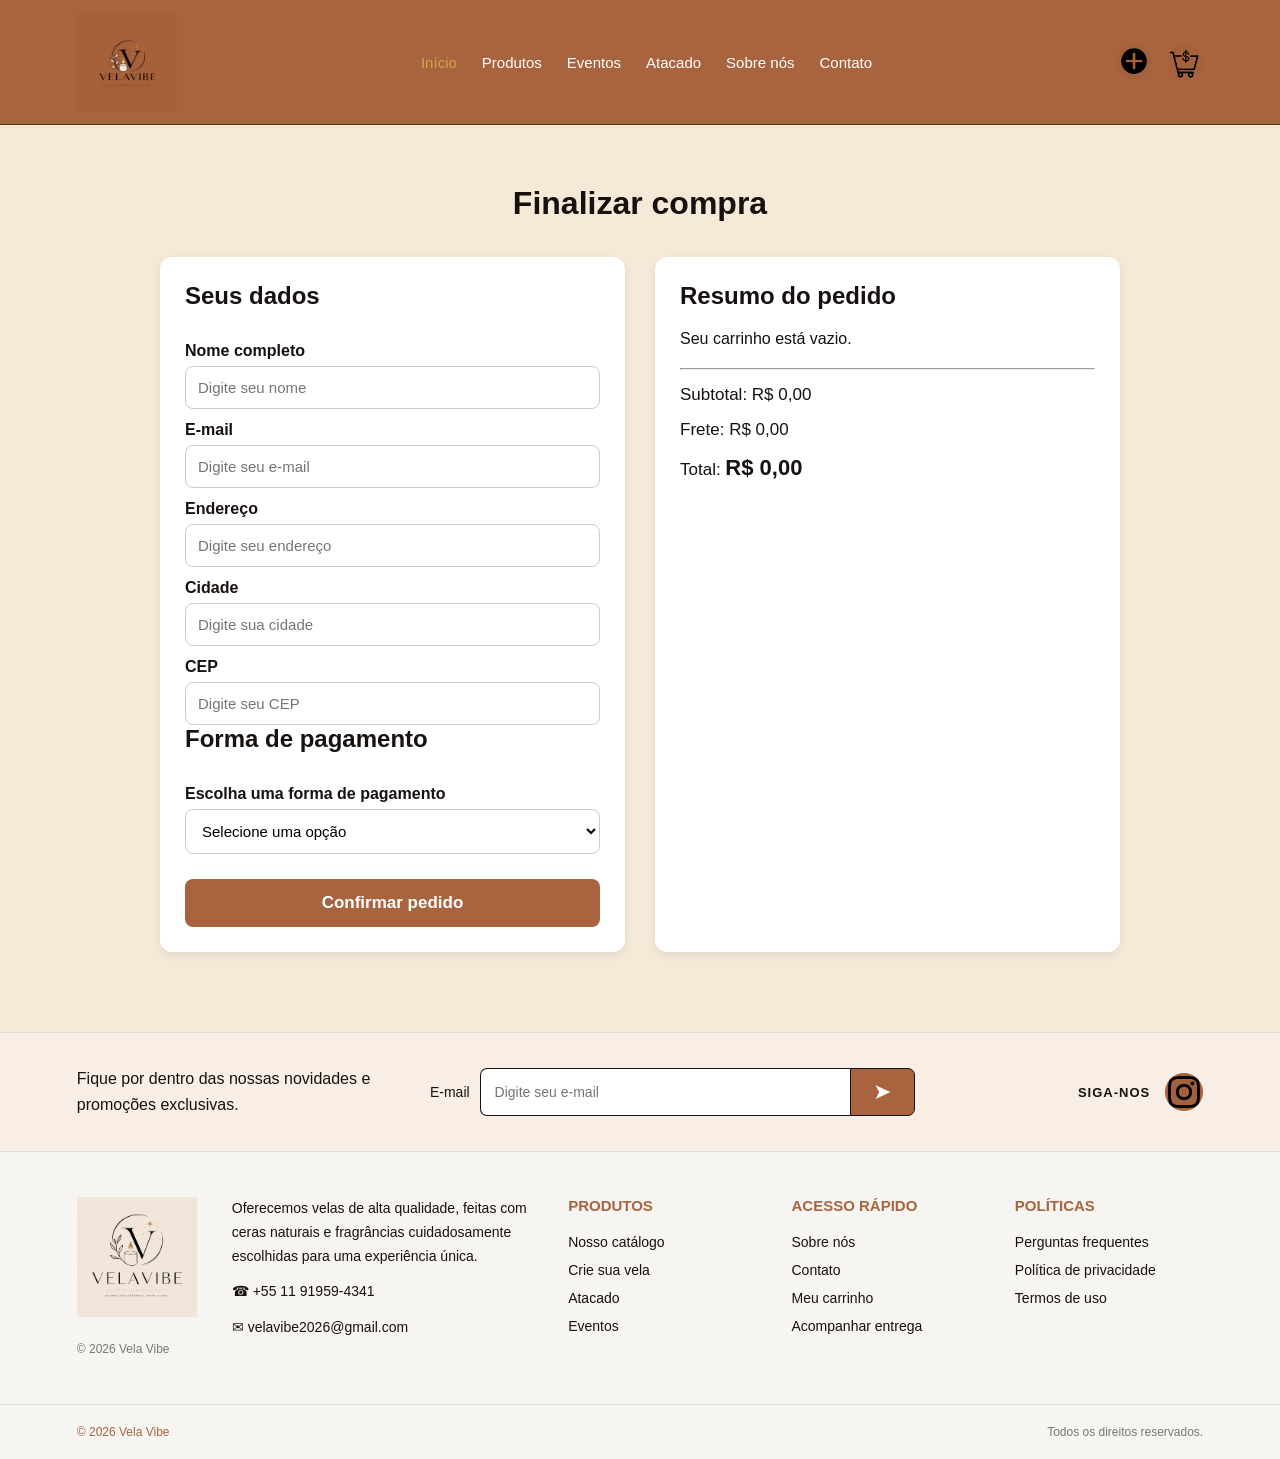
<file: Finalizar.html>
<!DOCTYPE html>
<html lang="pt-BR">

<head>
    <meta charset="UTF-8">
    <meta name="viewport" content="width=device-width, initial-scale=1.0">

    <title>Finalizar compra - Vela Vibe</title>

    <link rel="stylesheet" href="css/style.css">

    <script src="js/script.js" defer></script>
</head>

<body>

    <!-- CABEÇALHO -->

    <header class="cabecalho">

        <div class="logo">
            <a href="index.html">
                <img src="img/logo.jpg" alt="Logo Vela Vibe">
            </a>
        </div>

         <nav class="menu">
            <a href="index.html" aria-current="page">Início</a>
            <a href="Produtos.html">Produtos</a>
            <a href="evento.html">Eventos</a>
            <a href="atacado.html">Atacado</a>
            <a href="sobre.html">Sobre nós</a>
            <a href="contato.html">Contato</a>
        </nav>


        <div class="acoes-cabecalho">

            <a
                href="CrieSuaVela.html"
                class="criar-vela"
                title="Crie sua vela"
            >
                <img
                    src="img/criarsuavela.jpg"
                    alt="Crie sua vela"
                >
            </a>

            <a
                href="Carrinho.html"
                class="carrinho"
                title="Carrinho"
            >
                <img
                    src="img/carrinho.jpg"
                    alt="Carrinho"
                >
            </a>

        </div>

    </header>


    <!-- CONTEÚDO PRINCIPAL -->

    <main class="finalizar-conteudo">

        <h1>Finalizar compra</h1>

        <div class="finalizar-area">


            <!-- DADOS DO CLIENTE -->

            <section class="dados-cliente">

                <h2>Seus dados</h2>

                <form id="formulario-compra">

                    <label for="nome">
                        Nome completo
                    </label>

                    <input
                        type="text"
                        id="nome"
                        name="nome"
                        placeholder="Digite seu nome"
                        autocomplete="name"
                        required
                    >


                    <label for="email">
                        E-mail
                    </label>

                    <input
                        type="email"
                        id="email"
                        name="email"
                        placeholder="Digite seu e-mail"
                        autocomplete="email"
                        required
                    >


                    <label for="endereco">
                        Endereço
                    </label>

                    <input
                        type="text"
                        id="endereco"
                        name="endereco"
                        placeholder="Digite seu endereço"
                        autocomplete="street-address"
                        required
                    >


                    <label for="cidade">
                        Cidade
                    </label>

                    <input
                        type="text"
                        id="cidade"
                        name="cidade"
                        placeholder="Digite sua cidade"
                        autocomplete="address-level2"
                        required
                    >


                    <label for="cep">
                        CEP
                    </label>

                    <input
                        type="text"
                        id="cep"
                        name="cep"
                        placeholder="Digite seu CEP"
                        autocomplete="postal-code"
                        inputmode="numeric"
                        maxlength="9"
                        required
                    >


                    <!-- FORMA DE PAGAMENTO -->

                    <h2>Forma de pagamento</h2>

                    <label for="pagamento">
                        Escolha uma forma de pagamento
                    </label>

                    <select
                        id="pagamento"
                        name="pagamento"
                        required
                    >

                        <option value="">
                            Selecione uma opção
                        </option>

                        <option value="pix">
                            Pix
                        </option>

                        <option value="cartao">
                            Cartão de crédito
                        </option>

                        <option value="boleto">
                            Boleto bancário
                        </option>

                    </select>


                    <!-- CONFIRMAR PEDIDO -->

                    <button
                        type="submit"
                        id="confirmar-compra"
                    >
                        Confirmar pedido
                    </button>

                </form>

            </section>


            <!-- RESUMO DO PEDIDO -->

            <section class="resumo-final">

                <h2>Resumo do pedido</h2>

                <div id="resumo-produtos">

                    <p>
                        Carregando produtos...
                    </p>

                </div>

                <hr>


                <!-- SUBTOTAL -->

                <p>
                    Subtotal:

                    <span id="subtotal-final">
                        R$ 0,00
                    </span>
                </p>


                <!-- FRETE -->

                <p>
                    Frete:

                    <span id="frete-final">
                        R$ 0,00
                    </span>
                </p>


                <!-- TOTAL -->

                <p>
                    Total:

                    <strong id="total-final">
                        R$ 0,00
                    </strong>
                </p>

            </section>

        </div>

    </main>


    <!-- RODAPÉ -->

    <footer class="rodape">


        <!-- NEWSLETTER -->

        <div class="newsletter">

            <div class="newsletter-texto">

                <p>
                    Fique por dentro das nossas novidades e
                    promoções exclusivas.
                </p>

            </div>


            <!-- FORMULÁRIO DE NEWSLETTER -->

            <div class="newsletter-form">

                <label for="newsletter-email">
                    E-mail
                </label>

                <div class="newsletter-campo">

                    <input
                        type="email"
                        id="newsletter-email"
                        name="newsletter-email"
                        placeholder="Digite seu e-mail"
                    >

                    <button
                        type="button"
                        aria-label="Enviar e-mail"
                    >
                        ➤
                    </button>

                </div>

            </div>


            <!-- INSTAGRAM -->

            <div class="redes-sociais">

                <span>SIGA-NOS</span>

                <a
                    href="https://www.instagram.com/vela.vibe_/"
                    target="_blank"
                    rel="noopener noreferrer"
                    title="Instagram Vela Vibe"
                    aria-label="Visite o Instagram da Vela Vibe"
                >

                    <img
                        src="img/instagram.png"
                        alt="Instagram Vela Vibe"
                    >

                </a>

            </div>

        </div>


        <!-- INFORMAÇÕES DO RODAPÉ -->

        <div class="rodape-conteudo">


            <!-- LOGO -->

            <div class="rodape-coluna logo-rodape">

                <img
                    src="img/Logo.jpeg"
                    alt="Vela Vibe"
                >

                <p>
                    © 2026 Vela Vibe
                </p>

            </div>


            <!-- SOBRE -->

            <div class="rodape-coluna">

                <p>
                    Oferecemos velas de alta qualidade,
                    feitas com ceras naturais e fragrâncias
                    cuidadosamente escolhidas para uma
                    experiência única.
                </p>

                <p>
                    ☎ +55 11 91959-4341
                </p>

                <p>
                    ✉ velavibe2026@gmail.com
                </p>

            </div>


            <!-- PRODUTOS -->

            <div class="rodape-coluna">

                <h3>PRODUTOS</h3>

                <a href="Produtos.html">
                    Nosso catálogo
                </a>

                <a href="CrieSuaVela.html">
                    Crie sua vela
                </a>

                <a href="atacado.html">
                    Atacado
                </a>

                <a href="evento.html">
                    Eventos
                </a>

            </div>


            <!-- ACESSO RÁPIDO -->

            <div class="rodape-coluna">

                <h3>ACESSO RÁPIDO</h3>

                <a href="sobre.html">
                    Sobre nós
                </a>

                <a href="contato.html">
                    Contato
                </a>

                <a href="Carrinho.html">
                    Meu carrinho
                </a>

                <a href="Acompanhe.html">
                    Acompanhar entrega
                </a>

            </div>


            <!-- POLÍTICAS -->

            <div class="rodape-coluna">

                <h3>POLÍTICAS</h3>

                <a href="#">
                    Perguntas frequentes
                </a>

                <a href="#">
                    Política de privacidade
                </a>

                <a href="#">
                    Termos de uso
                </a>

            </div>

        </div>


        <!-- COPYRIGHT -->

        <div class="rodape-final">

            <span>
                © 2026 Vela Vibe
            </span>

            <span>
                Todos os direitos reservados.
            </span>

        </div>

    </footer>

</body>

</html>
</file>
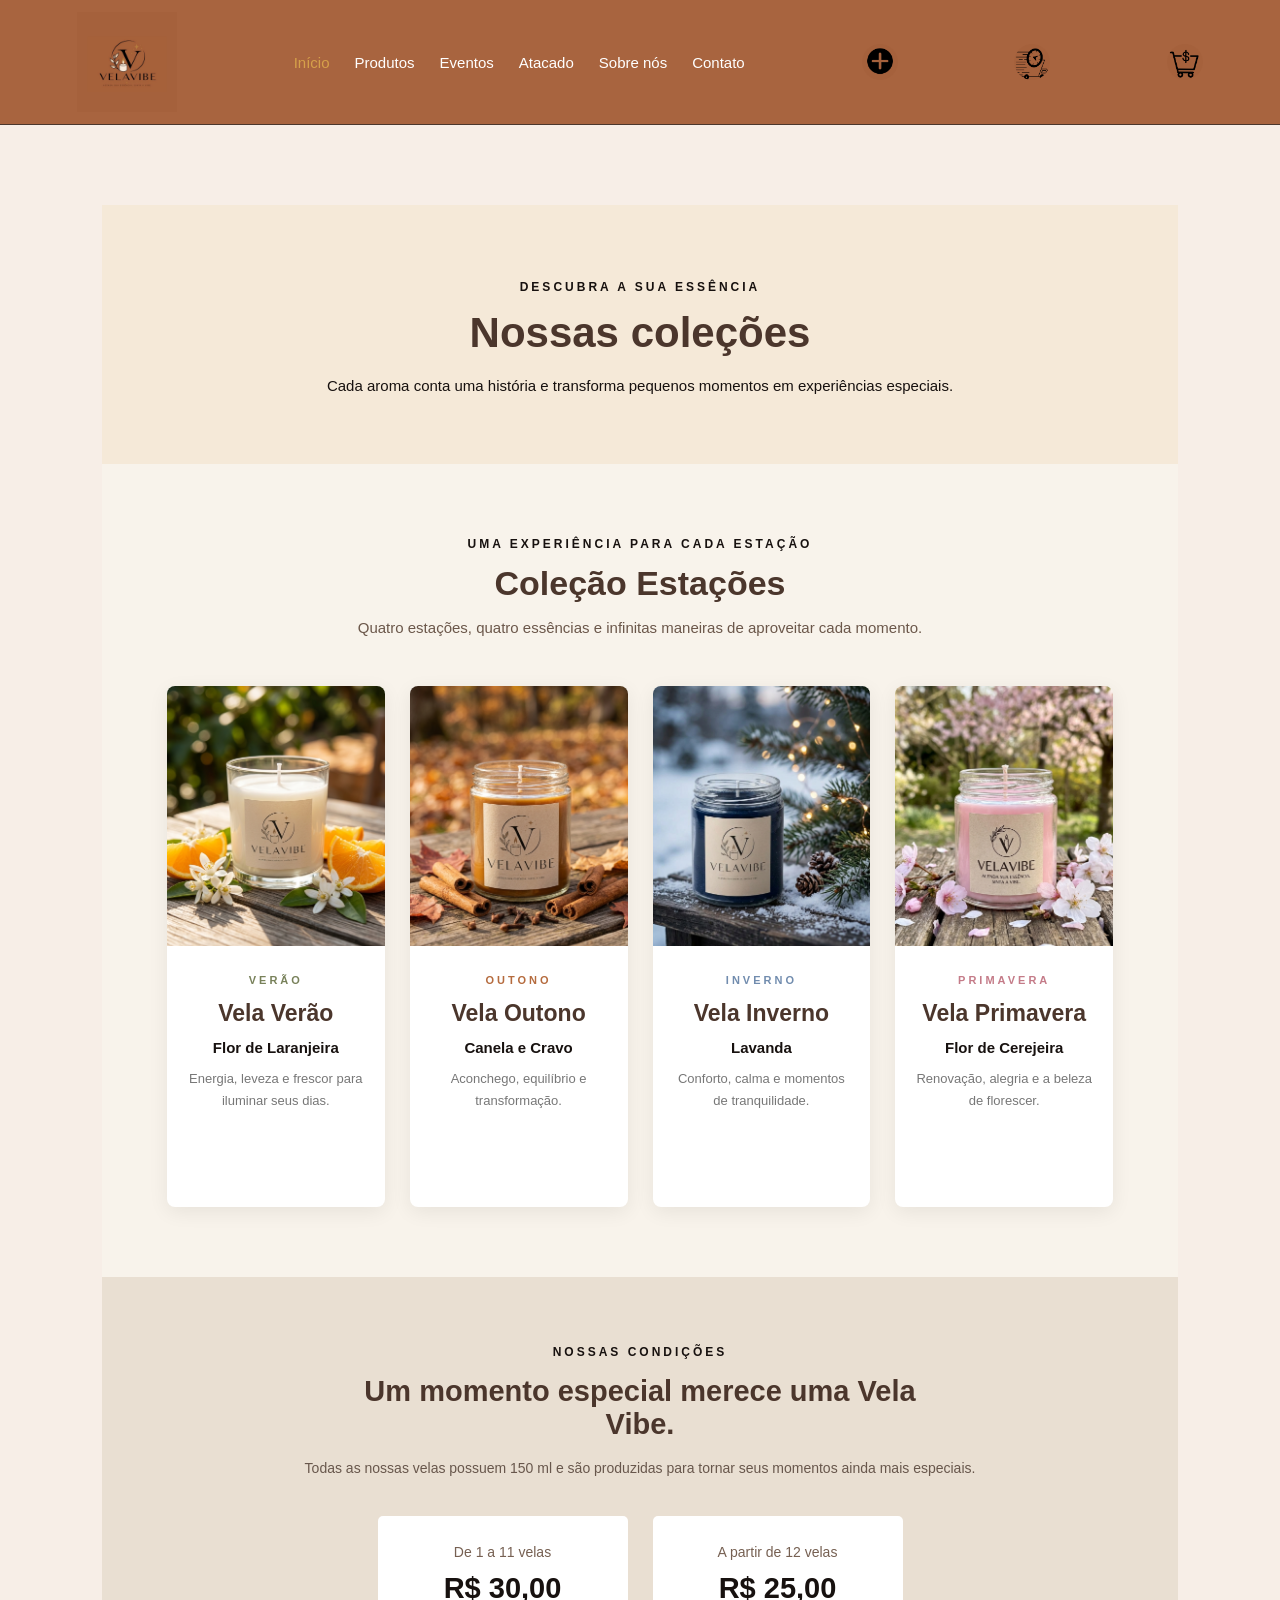
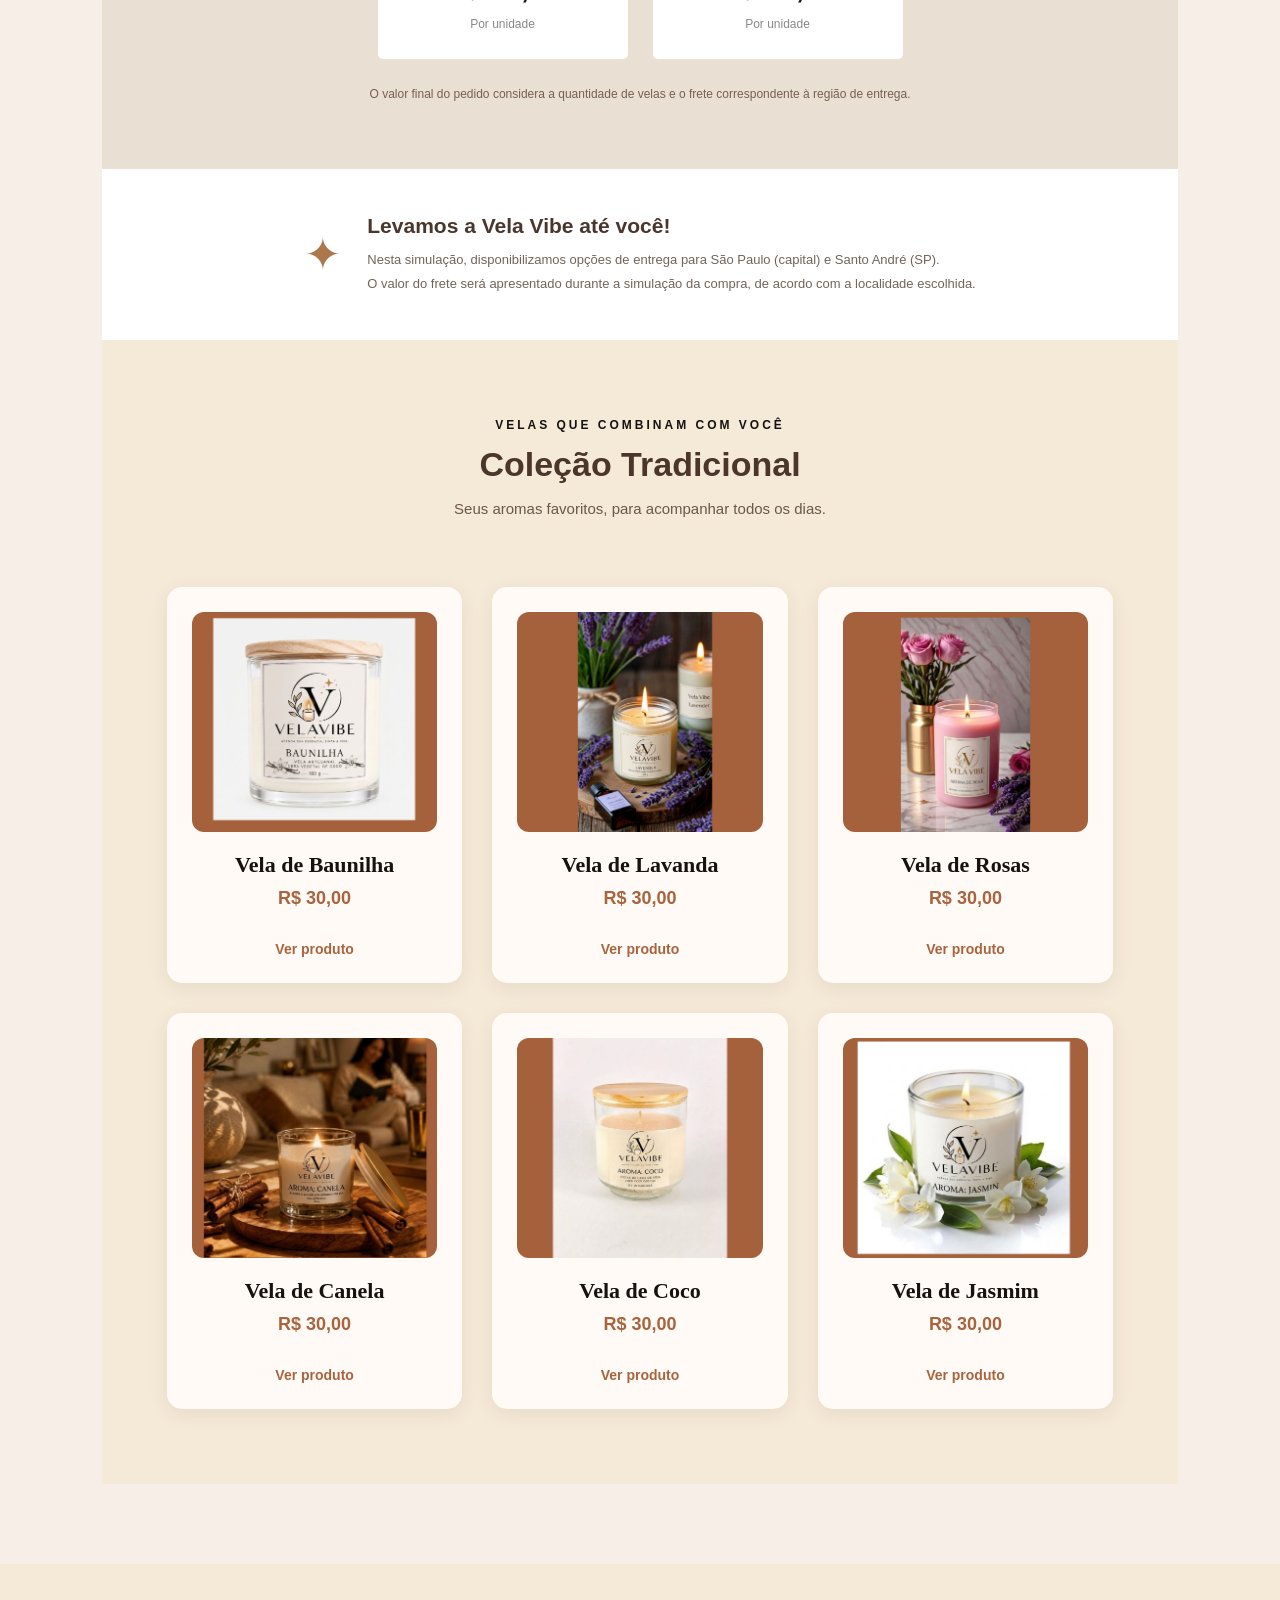
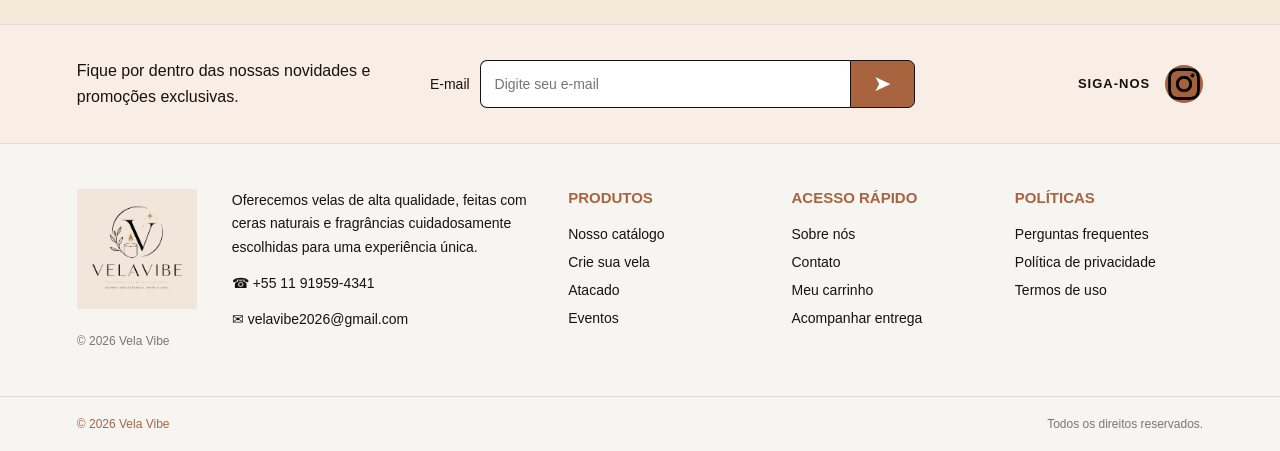
<file: Produtos.html>
<!DOCTYPE html>
<html lang="pt-BR">

<head>
    <meta charset="UTF-8">
    <meta name="viewport" content="width=device-width, initial-scale=1.0">

    <title>Produtos | Vela Vibe</title>

    <link rel="stylesheet" href="css/style.css">
</head>

<body>

<header class="cabecalho">

    <div class="logo">
        <img src="img/logo.jpg" alt="Logo Vela Vibe">
    </div>

      <nav class="menu">
            <a href="index.html" aria-current="page">Início</a>
            <a href="Produtos.html">Produtos</a>
            <a href="evento.html">Eventos</a>
            <a href="atacado.html">Atacado</a>
            <a href="sobre.html">Sobre nós</a>
            <a href="contato.html">Contato</a>
        </nav>


    <a href="CrieSuaVela.html" class="criar-vela" title="Crie sua vela">
        <img src="img/criarsuavela.jpg" alt="Crie sua vela">
    </a>

    <a href="Acompanhe.html" class="acompanhar-entrega" title="Acompanhar entrega">
        <img src="img/icone2.jpg" alt="Acompanhar entrega">
    </a>

    <a href="Carrinho.html" class="carrinho">
        <img src="img/carrinho.jpg" alt="Carrinho">
    </a>

</header>


<main class="pagina-produtos">

    <!-- APRESENTAÇÃO -->

    <section class="produtos-apresentacao">

        <p class="produtos-subtitulo">DESCUBRA A SUA ESSÊNCIA</p>

        <h1>Nossas coleções</h1>

        <p>
            Cada aroma conta uma história e transforma
            pequenos momentos em experiências especiais.
        </p>

    </section>


    <!-- COLEÇÃO ESTAÇÕES -->

    <section class="colecao-estacoes">

        <div class="colecao-titulo">

            <span>UMA EXPERIÊNCIA PARA CADA ESTAÇÃO</span>

            <h2>Coleção Estações</h2>

            <p>
                Quatro estações, quatro essências e infinitas
                maneiras de aproveitar cada momento.
            </p>

        </div>


        <div class="produtos-estacoes">

            <!-- VERÃO -->

            <article class="produto-estacao verao">

                <div class="produto-estacao-imagem">
                    <img src="img/velaverão.jpg" alt="Vela da Coleção Verão">
                </div>

                <div class="produto-estacao-conteudo">

                    <span class="estacao-etiqueta">VERÃO</span>

                    <h3>Vela Verão</h3>

                    <p class="estacao-aroma">
                        Flor de Laranjeira
                    </p>

                    <p class="estacao-descricao">
                        Energia, leveza e frescor para iluminar seus dias.
                    </p>

                    <a href="Compra.html?produto=verao"
                       class="botao-compra">
                        Ver produto
                    </a>

                </div>

            </article>


            <!-- OUTONO -->

            <article class="produto-estacao outono">

                <div class="produto-estacao-imagem">
                    <img src="img/velaoutono.jpg" alt="Vela da Coleção Outono">
                </div>

                <div class="produto-estacao-conteudo">

                    <span class="estacao-etiqueta">OUTONO</span>

                    <h3>Vela Outono</h3>

                    <p class="estacao-aroma">
                        Canela e Cravo
                    </p>

                    <p class="estacao-descricao">
                        Aconchego, equilíbrio e transformação.
                    </p>

                    <a href="Compra.html?produto=outono"
                       class="botao-compra">
                        Ver produto
                    </a>

                </div>

            </article>


            <!-- INVERNO -->

            <article class="produto-estacao inverno">

                <div class="produto-estacao-imagem">
                    <img src="img/veladeinverno.jpg" alt="Vela da Coleção Inverno">
                </div>

                <div class="produto-estacao-conteudo">

                    <span class="estacao-etiqueta">INVERNO</span>

                    <h3>Vela Inverno</h3>

                    <p class="estacao-aroma">
                        Lavanda
                    </p>

                    <p class="estacao-descricao">
                        Conforto, calma e momentos de tranquilidade.
                    </p>

                    <a href="Compra.html?produto=inverno"
                       class="botao-compra">
                        Ver produto
                    </a>

                </div>

            </article>


            <!-- PRIMAVERA -->

            <article class="produto-estacao primavera">

                <div class="produto-estacao-imagem">
                    <img src="img/velaprimavera.jpg" alt="Vela da Coleção Primavera">
                </div>

                <div class="produto-estacao-conteudo">

                    <span class="estacao-etiqueta">PRIMAVERA</span>

                    <h3>Vela Primavera</h3>

                    <p class="estacao-aroma">
                        Flor de Cerejeira
                    </p>

                    <p class="estacao-descricao">
                        Renovação, alegria e a beleza de florescer.
                    </p>

                    <a href="Compra.html?produto=primavera"
                       class="botao-compra">
                        Ver produto
                    </a>

                </div>

            </article>

        </div>

    </section>


    <!-- PREÇOS -->

    <section class="produtos-precos">

        <div class="precos-texto">

            <span>NOSSAS CONDIÇÕES</span>

            <h2>Um momento especial merece uma Vela Vibe.</h2>

            <p>
                Todas as nossas velas possuem 150 ml e são
                produzidas para tornar seus momentos ainda mais especiais.
            </p>

        </div>

        <div class="precos-valores">

            <div class="preco-item">

                <span>De 1 a 11 velas</span>

                <strong>R$ 30,00</strong>

                <small>Por unidade</small>

            </div>

            <div class="preco-item">

                <span>A partir de 12 velas</span>

                <strong>R$ 25,00</strong>

                <small>Por unidade</small>

            </div>

        </div>

        <p class="precos-observacao">
            O valor final do pedido considera a quantidade
            de velas e o frete correspondente à região de entrega.
        </p>

    </section>


    <!-- FRETE -->

    <section class="produtos-entrega">

        <div class="entrega-icone">
            ✦
        </div>

        <div>

            <h3>Levamos a Vela Vibe até você!</h3>

            <p>
                Nesta simulação, disponibilizamos opções de entrega
                para São Paulo (capital) e Santo André (SP).
            </p>

            <p>
                O valor do frete será apresentado durante a simulação
                da compra, de acordo com a localidade escolhida.
            </p>

        </div>

    </section>


    <!-- DIVISÃO ENTRE COLEÇÕES -->

    <div class="divisao-colecoes">

        <span>VELAS QUE COMBINAM COM VOCÊ</span>

        <h2>Coleção Tradicional</h2>

        <p>
            Seus aromas favoritos, para acompanhar todos os dias.
        </p>

    </div>


    <!-- COLEÇÃO TRADICIONAL -->

    <section class="colecao-tradicional">

        <div class="produtos-grid">


            <!-- BAUNILHA -->

            <article class="produto">

                <div class="produto-imagem">
                    <img src="img/baunilha.jpg" alt="Vela de Baunilha">
                </div>

                <h3>Vela de Baunilha</h3>

                <p>R$ 30,00</p>

                <a href="Compra.html?produto=baunilha"
                   class="botao-compra">
                    Ver produto
                </a>

            </article>


            <!-- LAVANDA -->

            <article class="produto">

                <div class="produto-imagem">
                    <img src="img/lavanda.jpg" alt="Vela de Lavanda">
                </div>

                <h3>Vela de Lavanda</h3>

                <p>R$ 30,00</p>

                <a href="Compra.html?produto=lavanda"
                   class="botao-compra">
                    Ver produto
                </a>

            </article>


            <!-- ROSAS -->

            <article class="produto">

                <div class="produto-imagem">
                    <img src="img/rosas.jpg" alt="Vela de Rosas">
                </div>

                <h3>Vela de Rosas</h3>

                <p>R$ 30,00</p>

                <a href="Compra.html?produto=rosas"
                   class="botao-compra">
                    Ver produto
                </a>

            </article>


            <!-- CANELA -->

            <article class="produto">

                <div class="produto-imagem">
                    <img src="img/canela.jpg" alt="Vela de Canela">
                </div>

                <h3>Vela de Canela</h3>

                <p>R$ 30,00</p>

                <a href="Compra.html?produto=canela"
                   class="botao-compra">
                    Ver produto
                </a>

            </article>


            <!-- COCO -->

            <article class="produto">

                <div class="produto-imagem">
                    <img src="img/coco.jpg" alt="Vela de Coco">
                </div>

                <h3>Vela de Coco</h3>

                <p>R$ 30,00</p>

                <a href="Compra.html?produto=coco"
                   class="botao-compra">
                    Ver produto
                </a>

            </article>


            <!-- JASMIM -->

            <article class="produto">

                <div class="produto-imagem">
                    <img src="img/jasmim.jpg" alt="Vela de Jasmim">
                </div>

                <h3>Vela de Jasmim</h3>

                <p>R$ 30,00</p>

                <a href="Compra.html?produto=jasmim"
                   class="botao-compra">
                    Ver produto
                </a>

            </article>

        </div>

    </section>

</main>


<!-- RODAPÉ -->

 <footer class="rodape">


        <!-- NEWSLETTER -->

        <div class="newsletter">

            <div class="newsletter-texto">

                <p>
                    Fique por dentro das nossas novidades e
                    promoções exclusivas.
                </p>

            </div>


            <!-- FORMULÁRIO DE NEWSLETTER -->

            <div class="newsletter-form">

                <label for="newsletter-email">
                    E-mail
                </label>

                <div class="newsletter-campo">

                    <input
                        type="email"
                        id="newsletter-email"
                        name="newsletter-email"
                        placeholder="Digite seu e-mail"
                    >

                    <button type="button"
                            aria-label="Enviar e-mail">

                        ➤

                    </button>

                </div>

            </div>


            <!-- INSTAGRAM -->

            <div class="redes-sociais">

                <span>SIGA-NOS</span>

                <a href="https://www.instagram.com/vela.vibe_/"
                   target="_blank"
                   rel="noopener noreferrer"
                   title="Instagram Vela Vibe"
                   aria-label="Visite o Instagram da Vela Vibe">

                    <img src="img/instagram.png"
                         alt="Instagram Vela Vibe">

                </a>

            </div>

        </div>


        <!-- INFORMAÇÕES DO RODAPÉ -->

        <div class="rodape-conteudo">


            <!-- LOGO -->

            <div class="rodape-coluna logo-rodape">

                <img src="img/Logo.jpeg"
                     alt="Vela Vibe">

                <p>
                    © 2026 Vela Vibe
                </p>

            </div>


            <!-- SOBRE -->

            <div class="rodape-coluna">

                <p>
                    Oferecemos velas de alta qualidade,
                    feitas com ceras naturais e fragrâncias
                    cuidadosamente escolhidas para uma
                    experiência única.
                </p>

                <p>
                    ☎ +55 11 91959-4341
                </p>

                <p>
                    ✉ velavibe2026@gmail.com
                </p>

            </div>


            <!-- PRODUTOS -->

            <div class="rodape-coluna">

                <h3>PRODUTOS</h3>

                <a href="Produtos.html">
                    Nosso catálogo
                </a>

                <a href="CrieSuaVela.html">
                    Crie sua vela
                </a>

                <a href="atacado.html">
                    Atacado
                </a>

                <a href="evento.html">
                    Eventos
                </a>

            </div>


            <!-- ACESSO RÁPIDO -->

            <div class="rodape-coluna">

                <h3>ACESSO RÁPIDO</h3>

                <a href="sobre.html">
                    Sobre nós
                </a>

                <a href="contato.html">
                    Contato
                </a>

                <a href="Carrinho.html">
                    Meu carrinho
                </a>

                <a href="Acompanhe.html">
                    Acompanhar entrega
                </a>

            </div>


            <!-- POLÍTICAS -->

            <div class="rodape-coluna">

                <h3>POLÍTICAS</h3>

                <a href="#">
                    Perguntas frequentes
                </a>

                <a href="#">
                    Política de privacidade
                </a>

                <a href="#">
                    Termos de uso
                </a>

            </div>

        </div>


        <!-- COPYRIGHT -->

        <div class="rodape-final">

            <span>
                © 2026 Vela Vibe
            </span>

            <span>
                Todos os direitos reservados.
            </span>

        </div>

    </footer>


    <!-- JAVASCRIPT -->

<script src="js/script.js"></script>

</body>
</html>
</file>
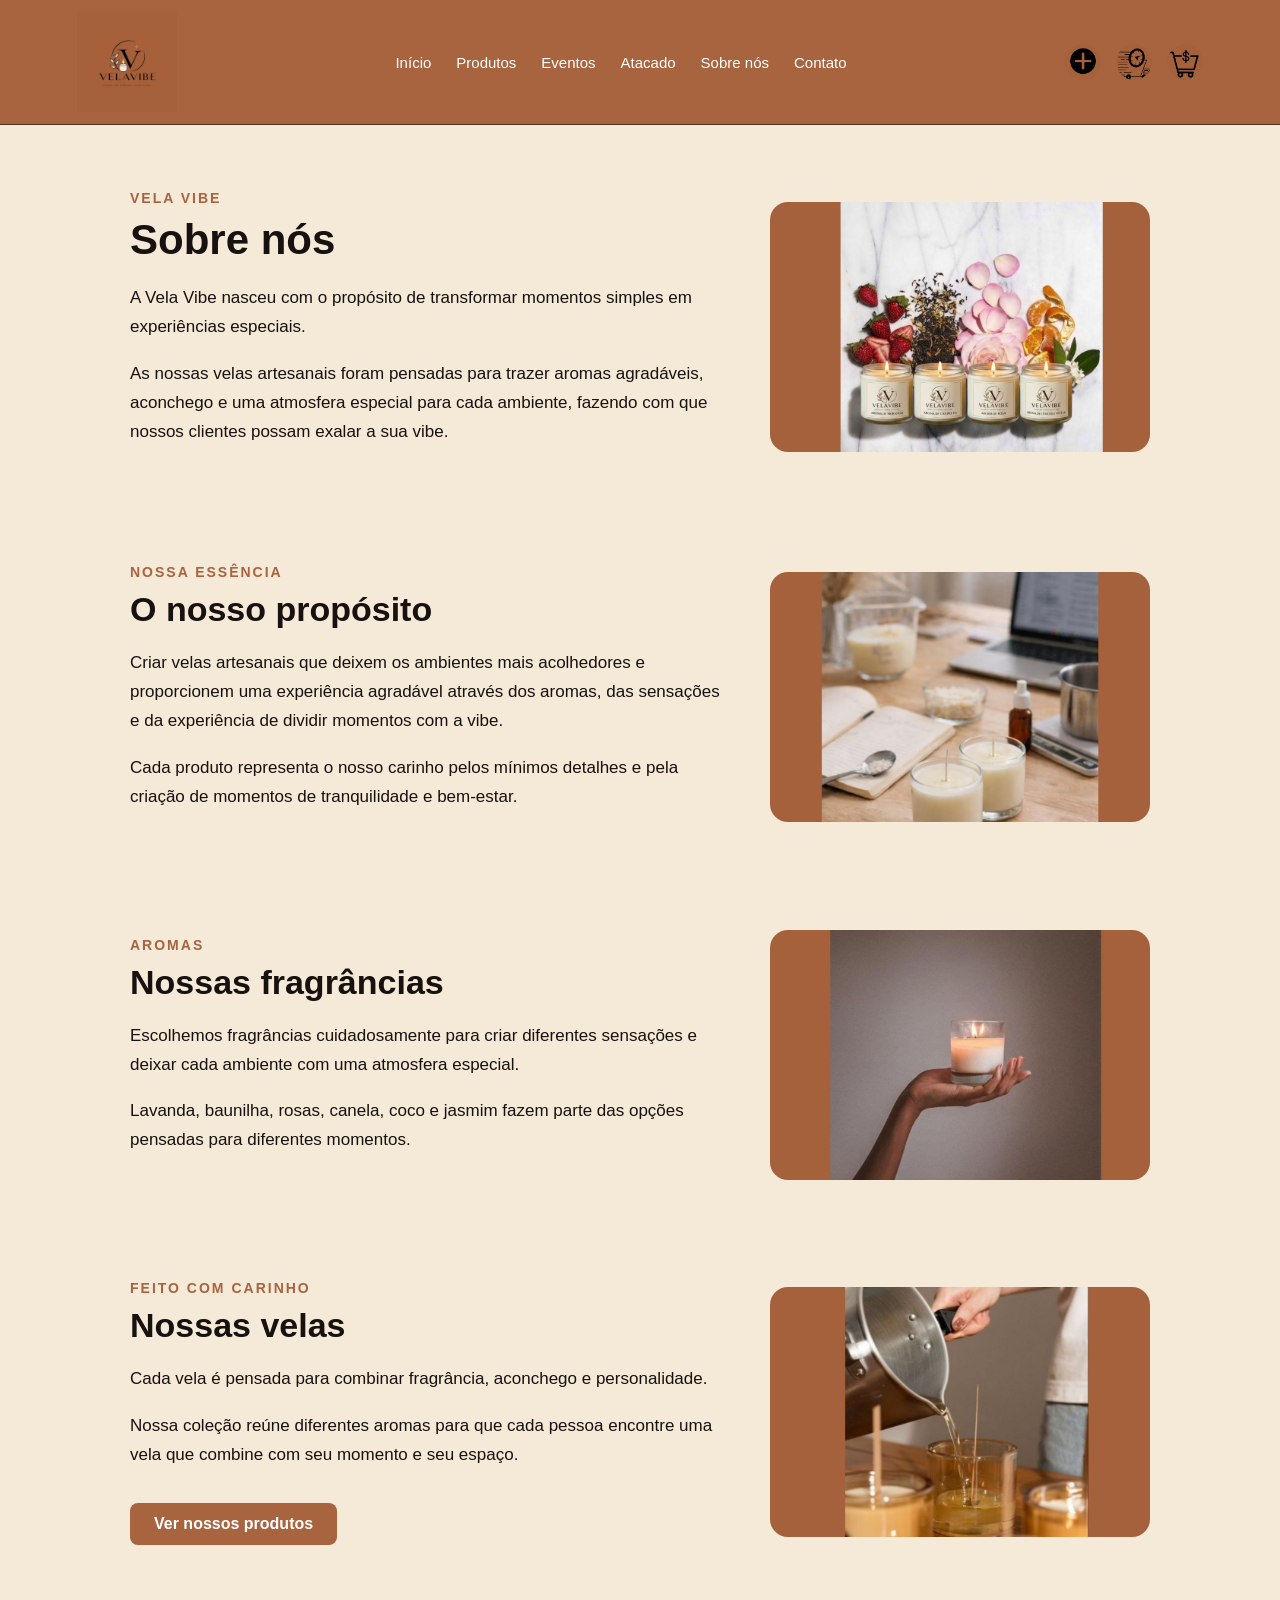
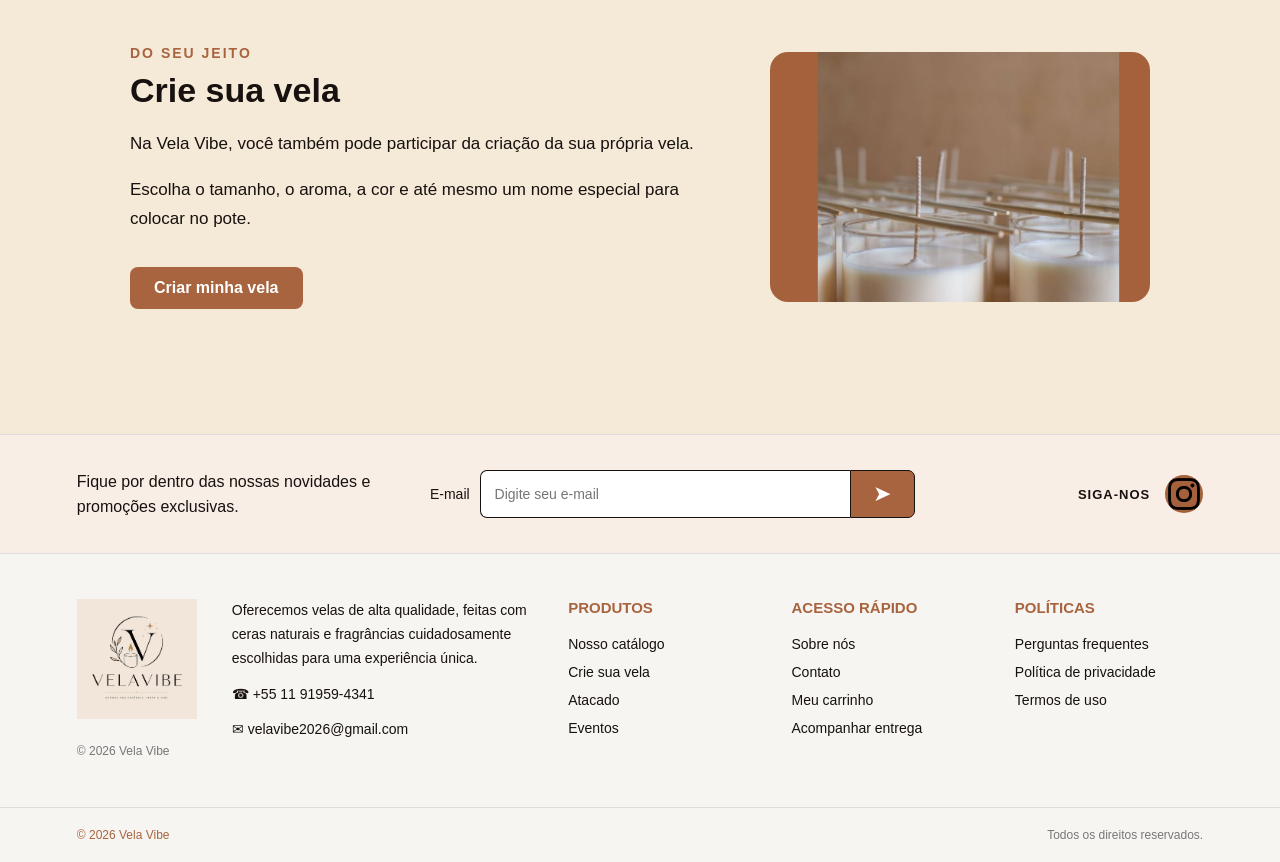
<file: sobre.html>
<!DOCTYPE html>
<html lang="pt-BR">

<head>

    <meta charset="UTF-8">

    <meta name="viewport"
          content="width=device-width, initial-scale=1.0">

    <title>Sobre nós - Vela Vibe</title>

    <link rel="stylesheet" href="css/style.css">

</head>


<body>


<header class="cabecalho">

    <div class="logo">

        <a href="index.html">

            <img
                    src="img/logo.jpg"
                    alt="Logo Vela Vibe"
            >

        </a>

    </div>

   <nav class="menu">
        <a href="index.html">Início</a>
        <a href="Produtos.html">Produtos</a>
        <a href="evento.html">Eventos</a>
        <a href="atacado.html">Atacado</a>
        <a href="sobre.html">Sobre nós</a>
        <a href="contato.html">Contato</a>
    </nav>

    <div class="acoes-cabecalho">

        <a
                href="CrieSuaVela.html"
                class="criar-vela"
                title="Crie sua vela"
        >

            <img
                    src="img/criarsuavela.jpg"
                    alt="Crie sua vela"
            >

        </a>

        <a href="Acompanhe.html" class="acompanhar-entrega" title="Acompanhar entrega">
            <img src="img/icone2.jpg" alt="Acompanhar entrega">
        </a>

        <a
                href="Carrinho.html"
                class="carrinho"
                title="Carrinho"
        >

            <img
                    src="img/carrinho.jpg"
                    alt="Carrinho"
            >

        </a>

    </div>

</header>



<main class="sobre-pagina">


    <!-- =====================================
         SEÇÃO 1 - SOBRE NÓS
    ====================================== -->

    <section class="sobre-secao sobre-secao-destaque">

        <div class="sobre-texto">

            <span class="sobre-legenda">
                VELA VIBE
            </span>

            <h1>
                Sobre nós
            </h1>

            <p>
                A Vela Vibe nasceu com o propósito de
                transformar momentos simples em
                experiências especiais.
            </p>

            <p>
                As nossas velas artesanais foram pensadas
                para trazer aromas agradáveis, aconchego
                e uma atmosfera especial para cada ambiente,
                fazendo com que nossos clientes possam exalar a sua vibe.
            </p>

        </div>


        <div class="sobre-imagem">

            <img
                    src="img/velas.jpg"
                    alt="Velas artesanais Vela Vibe"
            >

        </div>

    </section>



    <!-- =====================================
         SEÇÃO 2 - NOSSO PROPÓSITO
    ====================================== -->

    <section class="sobre-secao sobre-secao-invertida">

        <div class="sobre-imagem">

            <img
                    src="img/estudos.jpg"
                    alt="Vela de estudos"
            >

        </div>


        <div class="sobre-texto">

            <span class="sobre-legenda">
                NOSSA ESSÊNCIA
            </span>

            <h2>
                O nosso propósito
            </h2>

            <p>
                Criar velas artesanais que deixem os
                ambientes mais acolhedores e proporcionem
                uma experiência agradável através dos
                aromas, das sensações e da experiência
                de dividir momentos com a vibe.
            </p>

            <p>
                Cada produto representa o nosso carinho
                pelos mínimos detalhes e pela criação
                de momentos de tranquilidade e bem-estar.
            </p>

        </div>

    </section>



    <!-- =====================================
         SEÇÃO 3 - FRAGRÂNCIAS
    ====================================== -->

    <section class="sobre-secao">

        <div class="sobre-texto">

            <span class="sobre-legenda">
                AROMAS
            </span>

            <h2>
                Nossas fragrâncias
            </h2>

            <p>
                Escolhemos fragrâncias cuidadosamente
                para criar diferentes sensações e deixar
                cada ambiente com uma atmosfera especial.
            </p>

            <p>
                Lavanda, baunilha, rosas, canela,
                coco e jasmim fazem parte das opções
                pensadas para diferentes momentos.
            </p>

        </div>


        <div class="sobre-imagem">

            <img
                    src="img/vela.jpg"
                    alt="Vela"
            >

        </div>

    </section>



    <!-- =====================================
         SEÇÃO 4 - NOSSAS VELAS
    ====================================== -->

    <section class="sobre-secao sobre-secao-invertida">

        <div class="sobre-imagem">

            <img
                    src="img/preparando.jpg"
                    alt="Preparando"
            >

        </div>


        <div class="sobre-texto">

            <span class="sobre-legenda">
                FEITO COM CARINHO
            </span>

            <h2>
                Nossas velas
            </h2>

            <p>
                Cada vela é pensada para combinar
                fragrância, aconchego e personalidade.
            </p>

            <p>
                Nossa coleção reúne diferentes aromas
                para que cada pessoa encontre uma vela
                que combine com seu momento e seu espaço.
            </p>
            <a href="Produtos.html" class="botao-sobre">
                Ver nossos produtos
            </a>

        </div>

    </section>



    <!-- =====================================
         SEÇÃO 5 - PERSONALIZAÇÃO
    ====================================== -->

    <section class="sobre-secao">

        <div class="sobre-texto">

            <span class="sobre-legenda">
                DO SEU JEITO
            </span>

            <h2>
                Crie sua vela
            </h2>

            <p>
                Na Vela Vibe, você também pode participar
                da criação da sua própria vela.
            </p>

            <p>
                Escolha o tamanho, o aroma, a cor e até
                mesmo um nome especial para colocar no pote.
            </p>


            <a
                    href="CrieSuaVela.html"
                    class="botao-sobre"
            >
                Criar minha vela
            </a>

        </div>


        <div class="sobre-imagem">

            <img
                    src="img/processo.jpg"
                    alt="Processo"
            >

        </div>

    </section>


</main>

 <footer class="rodape">


        <!-- NEWSLETTER -->

        <div class="newsletter">

            <div class="newsletter-texto">

                <p>
                    Fique por dentro das nossas novidades e
                    promoções exclusivas.
                </p>

            </div>


            <!-- FORMULÁRIO DE NEWSLETTER -->

            <div class="newsletter-form">

                <label for="newsletter-email">
                    E-mail
                </label>

                <div class="newsletter-campo">

                    <input
                        type="email"
                        id="newsletter-email"
                        name="newsletter-email"
                        placeholder="Digite seu e-mail"
                    >

                    <button type="button"
                            aria-label="Enviar e-mail">

                        ➤

                    </button>

                </div>

            </div>


            <!-- INSTAGRAM -->

            <div class="redes-sociais">

                <span>SIGA-NOS</span>

                <a href="https://www.instagram.com/vela.vibe_/"
                   target="_blank"
                   rel="noopener noreferrer"
                   title="Instagram Vela Vibe"
                   aria-label="Visite o Instagram da Vela Vibe">

                    <img src="img/instagram.png"
                         alt="Instagram Vela Vibe">

                </a>

            </div>

        </div>


        <!-- INFORMAÇÕES DO RODAPÉ -->

        <div class="rodape-conteudo">


            <!-- LOGO -->

            <div class="rodape-coluna logo-rodape">

                <img src="img/Logo.jpeg"
                     alt="Vela Vibe">

                <p>
                    © 2026 Vela Vibe
                </p>

            </div>


            <!-- SOBRE -->

            <div class="rodape-coluna">

                <p>
                    Oferecemos velas de alta qualidade,
                    feitas com ceras naturais e fragrâncias
                    cuidadosamente escolhidas para uma
                    experiência única.
                </p>

                <p>
                    ☎ +55 11 91959-4341
                </p>

                <p>
                    ✉ velavibe2026@gmail.com
                </p>

            </div>


            <!-- PRODUTOS -->

            <div class="rodape-coluna">

                <h3>PRODUTOS</h3>

                <a href="Produtos.html">
                    Nosso catálogo
                </a>

                <a href="CrieSuaVela.html">
                    Crie sua vela
                </a>

                <a href="atacado.html">
                    Atacado
                </a>

                <a href="evento.html">
                    Eventos
                </a>

            </div>


            <!-- ACESSO RÁPIDO -->

            <div class="rodape-coluna">

                <h3>ACESSO RÁPIDO</h3>

                <a href="sobre.html">
                    Sobre nós
                </a>

                <a href="contato.html">
                    Contato
                </a>

                <a href="Carrinho.html">
                    Meu carrinho
                </a>

                <a href="Acompanhe.html">
                    Acompanhar entrega
                </a>

            </div>


            <!-- POLÍTICAS -->

            <div class="rodape-coluna">

                <h3>POLÍTICAS</h3>

                <a href="#">
                    Perguntas frequentes
                </a>

                <a href="#">
                    Política de privacidade
                </a>

                <a href="#">
                    Termos de uso
                </a>

            </div>

        </div>


        <!-- COPYRIGHT -->

        <div class="rodape-final">

            <span>
                © 2026 Vela Vibe
            </span>

            <span>
                Todos os direitos reservados.
            </span>

        </div>

    </footer>


    <!-- JAVASCRIPT -->

    <script src="js/script.js"></script>

</body>

</html>


<script src="js/script.js"></script>

</body>

</html>
</file>
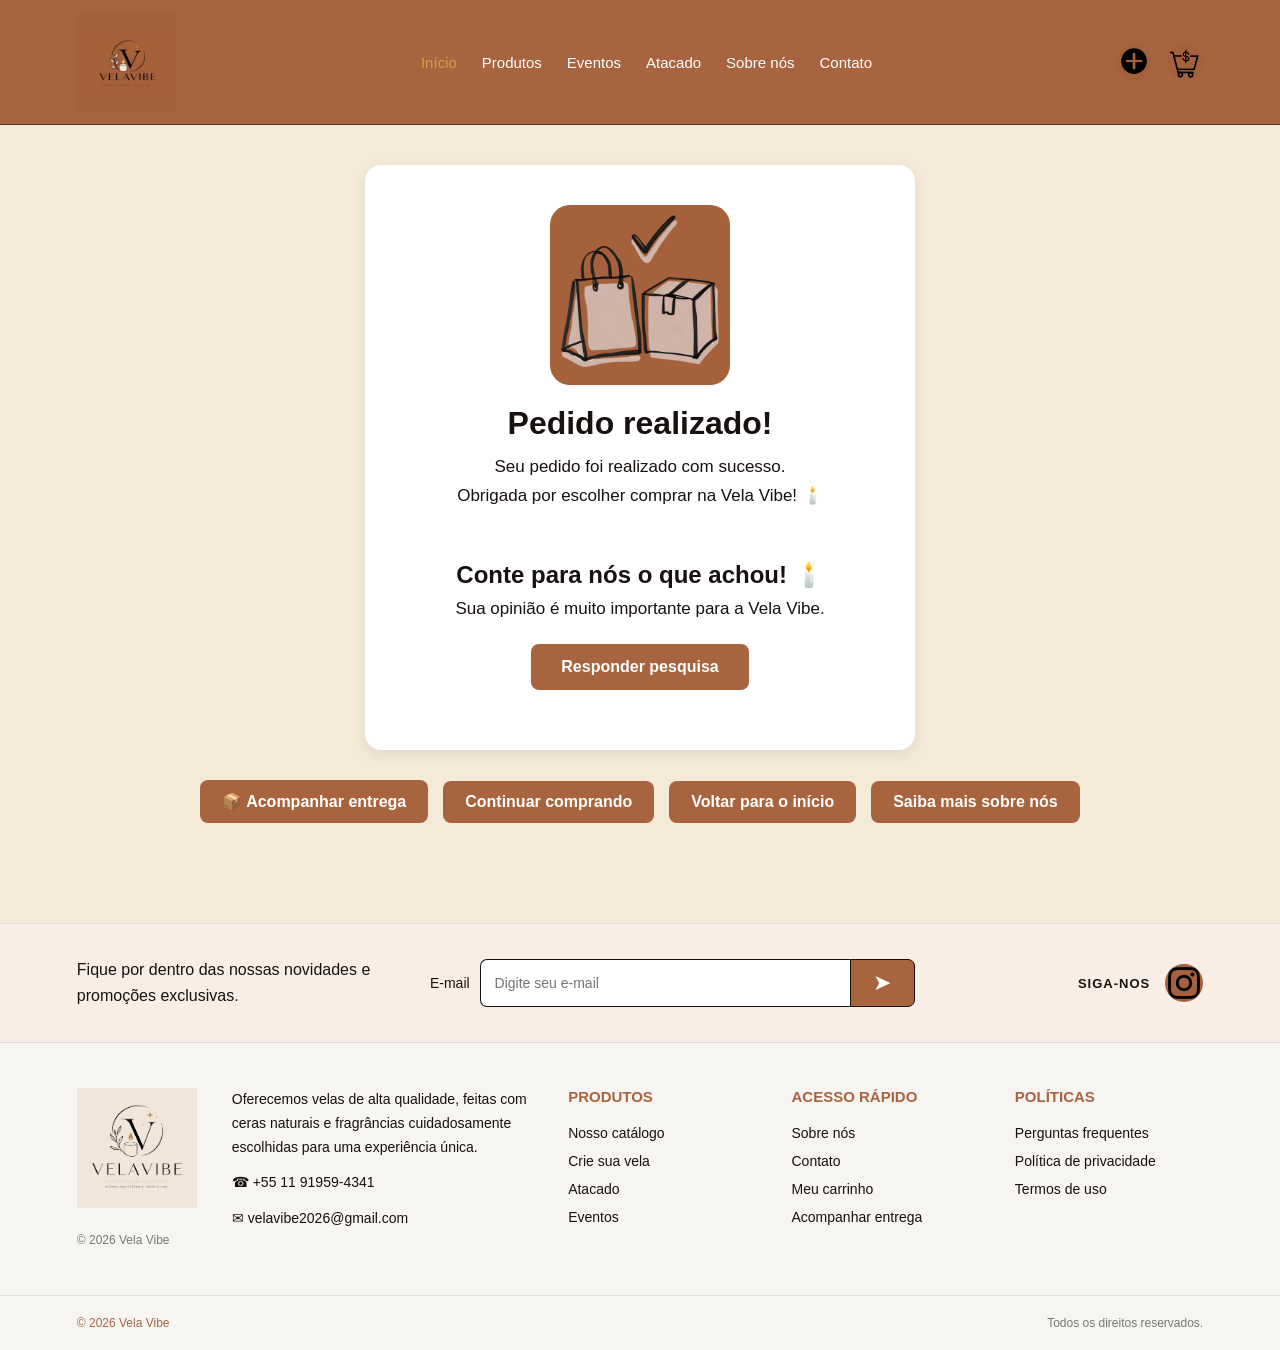
<file: Sucesso.html>
<!DOCTYPE html>
<html lang="pt-BR">

<head>
    <meta charset="UTF-8">
    <meta name="viewport" content="width=device-width, initial-scale=1.0">

    <title>Pedido realizado - Vela Vibe</title>

    <link rel="stylesheet" href="css/style.css">
</head>

<body>

<header class="cabecalho">

    <div class="logo">
        <a href="index.html">
            <img src="img/logo.jpg" alt="Logo Vela Vibe">
        </a>
    </div>

       <nav class="menu">
            <a href="index.html" aria-current="page">Início</a>
            <a href="Produtos.html">Produtos</a>
            <a href="evento.html">Eventos</a>
            <a href="atacado.html">Atacado</a>
            <a href="sobre.html">Sobre nós</a>
            <a href="contato.html">Contato</a>
        </nav>

    <div class="acoes-cabecalho">

        <a
                href="CrieSuaVela.html"
                class="criar-vela"
                title="Crie sua vela"
        >
            <img
                    src="img/criarsuavela.jpg"
                    alt="Crie sua vela"
            >
        </a>

        <a
                href="Carrinho.html"
                class="carrinho"
                title="Carrinho"
        >
            <img
                    src="img/carrinho.jpg"
                    alt="Carrinho"
            >
        </a>

    </div>

</header>


<main class="sucesso-conteudo">

    <div class="caixa-sucesso">

        <div class="icone-sucesso">

            <img
                    src="img/icone.jpg"
                    alt="Pedido realizado"
            >

        </div>


        <h1>Pedido realizado!</h1>


        <p>
            Seu pedido foi realizado com sucesso.
        </p>


        <p>
            Obrigada por escolher comprar na Vela Vibe! 🕯️
        </p>


        <!-- AVALIAÇÃO -->

        <div class="avaliacao">

            <h2>
                Conte para nós o que achou! 🕯️
            </h2>

            <p>
                Sua opinião é muito importante para a Vela Vibe.
            </p>

            <a
                    href="https://docs.google.com/forms/d/e/1FAIpQLSeGxuLru5fhVxY1DcxkWyZw5SLAn_C2Btk2exf9Pmaj4DOonA/viewform?usp=header"
                    target="_blank"
                    class="botao-avaliacao"
            >
                Responder pesquisa
            </a>

        </div>

    </div>


    <!-- BOTÕES -->

    <div class="botoes-sucesso">

        <a href="Acompanhe.html" class="botao-acompanhar">
          📦 Acompanhar entrega
       </a>

        <a href="Produtos.html">
            Continuar comprando
        </a>

        <a href="index.html">
            Voltar para o início
        </a>

        <a href="sobre.html">
            Saiba mais sobre nós
        </a>

    </div>

</main>


<!-- RODAPÉ -->

 <footer class="rodape">


        <!-- NEWSLETTER -->

        <div class="newsletter">

            <div class="newsletter-texto">

                <p>
                    Fique por dentro das nossas novidades e
                    promoções exclusivas.
                </p>

            </div>


            <!-- FORMULÁRIO DE NEWSLETTER -->

            <div class="newsletter-form">

                <label for="newsletter-email">
                    E-mail
                </label>

                <div class="newsletter-campo">

                    <input
                        type="email"
                        id="newsletter-email"
                        name="newsletter-email"
                        placeholder="Digite seu e-mail"
                    >

                    <button type="button"
                            aria-label="Enviar e-mail">

                        ➤

                    </button>

                </div>

            </div>


            <!-- INSTAGRAM -->

            <div class="redes-sociais">

                <span>SIGA-NOS</span>

                <a href="https://www.instagram.com/vela.vibe_/"
                   target="_blank"
                   rel="noopener noreferrer"
                   title="Instagram Vela Vibe"
                   aria-label="Visite o Instagram da Vela Vibe">

                    <img src="img/instagram.png"
                         alt="Instagram Vela Vibe">

                </a>

            </div>

        </div>


        <!-- INFORMAÇÕES DO RODAPÉ -->

        <div class="rodape-conteudo">


            <!-- LOGO -->

            <div class="rodape-coluna logo-rodape">

                <img src="img/Logo.jpeg"
                     alt="Vela Vibe">

                <p>
                    © 2026 Vela Vibe
                </p>

            </div>


            <!-- SOBRE -->

            <div class="rodape-coluna">

                <p>
                    Oferecemos velas de alta qualidade,
                    feitas com ceras naturais e fragrâncias
                    cuidadosamente escolhidas para uma
                    experiência única.
                </p>

                <p>
                    ☎ +55 11 91959-4341
                </p>

                <p>
                    ✉ velavibe2026@gmail.com
                </p>

            </div>


            <!-- PRODUTOS -->

            <div class="rodape-coluna">

                <h3>PRODUTOS</h3>

                <a href="Produtos.html">
                    Nosso catálogo
                </a>

                <a href="CrieSuaVela.html">
                    Crie sua vela
                </a>

                <a href="atacado.html">
                    Atacado
                </a>

                <a href="evento.html">
                    Eventos
                </a>

            </div>


            <!-- ACESSO RÁPIDO -->

            <div class="rodape-coluna">

                <h3>ACESSO RÁPIDO</h3>

                <a href="sobre.html">
                    Sobre nós
                </a>

                <a href="contato.html">
                    Contato
                </a>

                <a href="Carrinho.html">
                    Meu carrinho
                </a>

                <a href="Acompanhe.html">
                    Acompanhar entrega
                </a>

            </div>


            <!-- POLÍTICAS -->

            <div class="rodape-coluna">

                <h3>POLÍTICAS</h3>

                <a href="#">
                    Perguntas frequentes
                </a>

                <a href="#">
                    Política de privacidade
                </a>

                <a href="#">
                    Termos de uso
                </a>

            </div>

        </div>


        <!-- COPYRIGHT -->

        <div class="rodape-final">

            <span>
                © 2026 Vela Vibe
            </span>

            <span>
                Todos os direitos reservados.
            </span>

        </div>

    </footer>


    <!-- JAVASCRIPT -->

    <script src="js/script.js"></script>

</body>

</html>
</file>
<file: css/style.css>
/* =====================================================
   1. CONFIGURAÇÕES GERAIS
===================================================== */

* {
    margin: 0;
    padding: 0;
    box-sizing: border-box;
}

:root {
    --terracota: #A8643F;
    --creme: #F5E9D8;
    --preto: #17110F;
    --dourado: #D6A04A;
    --marrom-claro: #C58A65;
    --marrom-escuro: #4B362C;
    --fundo-claro: #FFFDF9;
    --fundo-card: #FFFAF5;
    --texto-secundario: #705B4F;
    --borda: #E5D5C5;
}

html {
    scroll-behavior: smooth;
}

body {
    width: 100%;
    min-height: 100vh;
    overflow-x: hidden;

    font-family: Arial, sans-serif;
    background-color: var(--creme);
    color: var(--preto);
}

img {
    max-width: 100%;
}

button,
input,
select,
textarea {
    font-family: inherit;
}

button,
a {
    -webkit-tap-highlight-color: transparent;
}

a {
    transition: color 0.25s, background-color 0.25s;
}


/* =====================================================
   2. CABEÇALHO
===================================================== */

.cabecalho {
    width: 100%;
    min-height: 80px;
    padding: 12px 6%;

    display: flex;
    align-items: center;
    justify-content: space-between;
    gap: 25px;

    background-color: var(--terracota);
    border-bottom: 1px solid var(--marrom-escuro);
}

.logo {
    flex-shrink: 0;
    font-size: 26px;
    font-weight: bold;
    color: white;
}

.logo a {
    display: block;
}

.logo img {
    display: block;
    width: 100px;
    height: auto;
    object-fit: contain;
}

.menu {
    display: flex;
    align-items: center;
    justify-content: center;
    flex-wrap: wrap;
    gap: 25px;
}

.menu a {
    color: white;
    font-size: 15px;
    font-weight: 500;
    text-decoration: none;
    white-space: nowrap;
}

.menu a:hover,
.menu a[aria-current="page"] {
    color: var(--dourado);
}

.acoes-cabecalho {
    display: flex;
    align-items: center;
    gap: 15px;
    flex-shrink: 0;
}

.criar-vela,
.acompanhar-entrega,
.carrinho {
    width: 36px;
    height: 36px;

    display: inline-flex;
    align-items: center;
    justify-content: center;

    flex-shrink: 0;
    overflow: hidden;

    border-radius: 50%;
    text-decoration: none;
    cursor: pointer;

    transition: transform 0.25s, opacity 0.25s;
}

.criar-vela img,
.acompanhar-entrega img,
.carrinho img {
    display: block;
    width: 100%;
    height: 100%;
    object-fit: cover;
    border-radius: 50%;
}

.criar-vela:hover,
.acompanhar-entrega:hover,
.carrinho:hover {
    transform: translateY(-2px);
    opacity: 0.85;
}


/* =====================================================
   3. BOTÕES GERAIS
===================================================== */

.botao {
    display: inline-block;
    padding: 15px 30px;

    border: none;
    border-radius: 30px;

    background-color: var(--terracota);
    color: white;

    font-size: 16px;
    text-align: center;
    text-decoration: none;
    cursor: pointer;

    transition: 0.3s;
}

.botao:hover {
    background-color: var(--marrom-escuro);
    color: white;
}


/* =====================================================
   4. BANNER PRINCIPAL — INÍCIO
===================================================== */

.hero {
    width: 100%;
    min-height: 600px;
    padding: 70px 8%;

    display: flex;
    align-items: center;
    justify-content: space-between;
    gap: 50px;
}

.hero-texto {
    flex: 1;
    min-width: 0;
    max-width: 600px;
}

.subtitulo {
    margin-bottom: 20px;

    color: var(--terracota);
    font-size: 14px;
    font-weight: bold;
    letter-spacing: 2px;
}

.hero h1 {
    margin-bottom: 25px;

    font-family: Georgia, serif;
    font-size: clamp(38px, 5vw, 56px);
    line-height: 1.1;
    color: var(--preto);
}

.descricao {
    margin-bottom: 30px;

    color: var(--texto-secundario);
    font-size: 18px;
    line-height: 1.7;
}

.hero-imagem {
    flex: 1;
    min-width: 0;

    display: flex;
    align-items: center;
    justify-content: center;
}

.hero-imagem img {
    display: block;
    width: 100%;
    max-width: 400px;
    max-height: 440px;

    object-fit: contain;
    object-position: center;

    margin: 0 auto;
    border-radius: 12px;
}


/* =====================================================
   5. PRODUTOS
===================================================== */

.produtos,
.pagina-produtos {
    width: 100%;
    padding: 80px 8%;
    background-color: #F7EEE7;
}

.titulo-secao {
    margin-bottom: 50px;
    text-align: center;
}

.titulo-secao > p {
    margin-bottom: 10px;

    color: var(--terracota);
    font-size: 13px;
    font-weight: bold;
    letter-spacing: 2px;
}

.titulo-secao h1,
.titulo-secao h2 {
    font-family: Georgia, serif;
    font-size: clamp(30px, 4vw, 40px);
    color: var(--preto);
}

.titulo-secao span {
    display: block;
    margin-top: 12px;
    color: var(--texto-secundario);
    font-size: 16px;
}

.produtos-grid {
    display: grid;
    grid-template-columns: repeat(3, minmax(0, 1fr));
    gap: 30px;
}

.produto {
    min-width: 0;
    padding: 25px;

    background-color: var(--fundo-card);
    text-align: center;
    border-radius: 15px;

    box-shadow: 0 5px 20px rgba(80, 50, 30, 0.08);
    transition: transform 0.25s;
}

.produto:hover {
    transform: translateY(-4px);
}

.produto-imagem {
    width: 100%;
    height: 220px;
    margin-bottom: 20px;

    display: flex;
    align-items: center;
    justify-content: center;

    overflow: hidden;
    background-color: #EAD4BF;
    border-radius: 12px;
}

.produto-imagem img {
    display: block;
    width: 100%;
    height: 100%;
    object-fit: cover;
    object-position: center;
}

.produto h3 {
    margin-bottom: 10px;
    font-family: Georgia, serif;
    font-size: 22px;
    color: var(--preto);
}

.produto p {
    margin-bottom: 20px;
    color: var(--terracota);
    font-size: 18px;
    font-weight: bold;
}

.produto button,
.adicionar-carrinho {
    padding: 12px 20px;

    border: none;
    border-radius: 20px;

    background-color: var(--terracota);
    color: white;

    cursor: pointer;
    transition: 0.3s;
}

.produto button:hover,
.adicionar-carrinho:hover {
    background-color: var(--marrom-escuro);
}

.comprar-agora,
.botao-compra {
    display: inline-block;
    margin-top: 12px;

    color: var(--terracota);
    font-size: 14px;
    font-weight: bold;
    text-decoration: none;
}

.comprar-agora:hover,
.botao-compra:hover {
    color: var(--marrom-escuro);
    text-decoration: underline;
}


/* =====================================================
   6. PÁGINA DE COMPRA
===================================================== */

.pagina-compra {
    padding: 70px 8%;
}

.produto-detalhe {
    width: 100%;
    max-width: 1000px;
    margin: 0 auto;

    display: flex;
    align-items: center;
    gap: 70px;
}

.produto-imagem-grande {
    width: 420px;
    height: 420px;
    flex-shrink: 0;

    display: flex;
    align-items: center;
    justify-content: center;

    overflow: hidden;
    background-color: #F3EEE8;
    border-radius: 20px;
}

.produto-imagem-grande img {
    display: block;
    width: 100%;
    height: 100%;
    max-width: none;
    object-fit: contain;
    border-radius: 12px;
}

.produto-informacoes {
    flex: 1;
    min-width: 0;
}

.categoria-produto {
    margin-bottom: 10px;
    font-size: 14px;
    letter-spacing: 2px;
}

.produto-informacoes h1 {
    margin-bottom: 20px;
    font-size: 40px;
}

.descricao-produto {
    margin-bottom: 25px;
    font-size: 17px;
    line-height: 1.7;
}

.produto-informacoes h2 {
    margin-bottom: 25px;
    font-size: 30px;
}

.quantidade {
    display: flex;
    align-items: center;
    gap: 15px;
    margin-bottom: 25px;
}

.quantidade input {
    width: 70px;
    padding: 10px;
    border: 1px solid #CCC;
    border-radius: 8px;
    font-size: 16px;
}

.botao-adicionar {
    display: inline-block;
    padding: 14px 28px;

    border: none;
    border-radius: 8px;

    background-color: var(--terracota);
    color: white;

    font-size: 16px;
    font-weight: bold;
    cursor: pointer;
}

.botao-adicionar:hover {
    background-color: var(--dourado);
    color: var(--preto);
}

.voltar-produtos {
    display: inline-block;
    margin-top: 20px;

    color: var(--terracota);
    font-weight: bold;
    text-decoration: none;
}

.voltar-produtos:hover {
    text-decoration: underline;
}


/* =====================================================
   7. CARRINHO
===================================================== */

.carrinho-conteudo {
    width: 100%;
    max-width: 900px;
    margin: 40px auto;
    padding: 20px;
}

.item-carrinho {
    margin-bottom: 20px;
    padding: 20px;

    background-color: white;
    border-radius: 12px;
    box-shadow: 0 3px 10px rgba(0, 0, 0, 0.08);
}

.item-carrinho h3 {
    margin-bottom: 10px;
}

.item-carrinho p {
    margin: 8px 0;
}

.controle-quantidade {
    display: flex;
    align-items: center;
    gap: 12px;
    margin: 15px 0;
}

.controle-quantidade button {
    width: 35px;
    height: 35px;

    border: none;
    border-radius: 8px;

    background-color: var(--terracota);
    color: white;

    font-size: 20px;
    cursor: pointer;
}

.controle-quantidade button:hover {
    background-color: var(--dourado);
    color: var(--preto);
}

.controle-quantidade span {
    font-size: 18px;
    font-weight: bold;
}

.remover {
    padding: 8px 14px;

    border: none;
    border-radius: 8px;

    background-color: var(--terracota);
    color: white;

    font-size: 14px;
    cursor: pointer;
}

.remover:hover {
    background-color: var(--preto);
}

.resumo-carrinho {
    width: 100%;
    max-width: 900px;
    margin: 20px auto 50px;
    padding: 25px;

    background-color: white;
    border-radius: 12px;
    box-shadow: 0 3px 10px rgba(0, 0, 0, 0.08);
}

.resumo-carrinho h2 {
    margin-bottom: 15px;
}

.resumo-carrinho p {
    font-size: 18px;
}

.resumo-carrinho strong {
    font-size: 22px;
}

#finalizar-compra {
    width: 100%;
    margin-top: 20px;
    padding: 14px;

    border: none;
    border-radius: 8px;

    background-color: var(--terracota);
    color: white;

    font-size: 17px;
    font-weight: bold;
    cursor: pointer;
}

#finalizar-compra:hover {
    background-color: var(--dourado);
    color: var(--preto);
}


/* =====================================================
   8. FINALIZAÇÃO DA COMPRA
===================================================== */

.finalizar-conteudo {
    width: 100%;
    max-width: 1000px;
    margin: 40px auto;
    padding: 20px;
}

.finalizar-conteudo > h1 {
    margin-bottom: 35px;
    text-align: center;
}

.finalizar-area {
    display: grid;
    grid-template-columns: repeat(2, minmax(0, 1fr));
    gap: 30px;
}

.dados-cliente,
.resumo-final {
    min-width: 0;
    padding: 25px;

    background-color: white;
    border-radius: 12px;
    box-shadow: 0 3px 10px rgba(0, 0, 0, 0.08);
}

.dados-cliente h2,
.resumo-final h2 {
    margin-bottom: 20px;
}

.dados-cliente form {
    display: flex;
    flex-direction: column;
}

.dados-cliente label {
    margin-top: 12px;
    margin-bottom: 6px;
    font-weight: bold;
}

.dados-cliente input,
.dados-cliente select {
    width: 100%;
    min-width: 0;
    padding: 12px;

    border: 1px solid #CCC;
    border-radius: 8px;
    background-color: white;

    font-size: 15px;
}

#confirmar-compra {
    margin-top: 25px;
    padding: 14px;

    border: none;
    border-radius: 8px;

    background-color: var(--terracota);
    color: white;

    font-size: 17px;
    font-weight: bold;
    cursor: pointer;
}

#confirmar-compra:hover {
    background-color: var(--dourado);
    color: var(--preto);
}

.resumo-final p {
    margin: 15px 0;
    font-size: 17px;
}

.resumo-final strong {
    font-size: 22px;
}

#resumo-produtos {
    margin-bottom: 20px;
}

#resumo-produtos p {
    font-size: 15px;
}


/* =====================================================
   9. TELA DE SUCESSO
===================================================== */

.sucesso-conteudo {
    min-height: 70vh;
    padding: 40px 20px;

    display: flex;
    flex-direction: column;
    justify-content: center;
    align-items: center;
}

.caixa-sucesso {
    width: 100%;
    max-width: 550px;
    padding: 40px 30px;

    background-color: white;
    border-radius: 16px;
    box-shadow: 0 4px 15px rgba(0, 0, 0, 0.08);

    text-align: center;
}

.icone-sucesso {
    width: 180px;
    height: 180px;
    margin: 0 auto 20px;

    display: flex;
    align-items: center;
    justify-content: center;
}

.icone-sucesso img {
    width: 100%;
    height: 100%;
    object-fit: contain;
    border-radius: 20px;
}

.caixa-sucesso h1 {
    margin-bottom: 15px;
}

.caixa-sucesso p {
    margin: 8px 0;
    font-size: 17px;
}

.avaliacao {
    width: 100%;
    max-width: 700px;
    margin: 35px auto 0;
    padding: 20px;
    text-align: center;
}

.avaliacao h2 {
    margin-bottom: 10px;
    color: var(--preto);
}

.avaliacao p {
    margin-bottom: 25px;
    color: var(--preto);
}

.botao-avaliacao {
    display: inline-block;
    padding: 14px 30px;

    background-color: var(--terracota);
    color: white;

    border-radius: 8px;
    text-decoration: none;
    font-weight: bold;

    transition: 0.3s;
}

.botao-avaliacao:hover {
    background-color: var(--marrom-claro);
    transform: translateY(-2px);
}

.botoes-sucesso {
    margin-top: 30px;

    display: flex;
    justify-content: center;
    align-items: center;
    flex-wrap: wrap;
    gap: 15px;
}

.botoes-sucesso a {
    display: inline-block;
    padding: 12px 22px;

    background-color: var(--terracota);
    color: white;

    border-radius: 8px;
    text-decoration: none;
    font-weight: bold;

    transition: 0.3s;
}

.botoes-sucesso a:hover {
    background-color: var(--marrom-claro);
    transform: translateY(-2px);
}

.botao-voltar,
.link-inicio {
    display: inline-block;
    margin-top: 20px;
    text-decoration: none;
}


/* =====================================================
   10. SOBRE NÓS
===================================================== */

.sobre-conteudo {
    padding: 80px 10%;
}

.sobre {
    width: 100%;
    max-width: 900px;
    margin: 0 auto;
    text-align: center;
}

.sobre h1 {
    margin-bottom: 30px;
    font-size: 42px;
}

.sobre h2 {
    margin-top: 40px;
    margin-bottom: 20px;
    font-size: 30px;
}

.sobre p {
    margin-bottom: 20px;
    font-size: 18px;
    line-height: 1.8;
}

.sobre-pagina {
    width: 100%;
    padding: 15px 0;
}

.sobre-secao {
    width: 100%;
    max-width: 1100px;
    min-height: 350px;
    margin: 0 auto;
    padding: 50px 40px;

    display: flex;
    align-items: center;
    justify-content: space-between;
    gap: 50px;
}

.sobre-secao-invertida {
    flex-direction: row-reverse;
}

.sobre-texto {
    flex: 1;
    min-width: 0;
}

.sobre-texto h1,
.sobre-texto h2 {
    margin-bottom: 20px;
    color: var(--preto);
}

.sobre-texto h1 {
    font-size: 42px;
}

.sobre-texto h2 {
    font-size: 34px;
}

.sobre-texto p {
    margin-bottom: 18px;
    font-size: 17px;
    line-height: 1.7;
}

.sobre-legenda {
    display: block;
    margin-bottom: 10px;

    color: var(--terracota);
    font-size: 14px;
    font-weight: bold;
    letter-spacing: 2px;
}

.sobre-imagem {
    width: 380px;
    height: 250px;
    flex-shrink: 0;

    overflow: hidden;
    border-radius: 18px;
}

.sobre-imagem img {
    display: block;
    width: 100%;
    height: 100%;
    object-fit: cover;
    object-position: center;
}

.botao-sobre {
    display: inline-block;
    margin-top: 15px;
    padding: 12px 24px;

    background-color: var(--terracota);
    color: white;

    border-radius: 8px;
    text-decoration: none;
    font-weight: bold;
}

.botao-sobre:hover {
    background-color: var(--dourado);
    color: var(--preto);
}


/* =====================================================
   11. CONTATO
===================================================== */

.contato-conteudo {
    padding: 70px 10%;
}

.contato {
    width: 100%;
    max-width: 700px;
    margin: 0 auto;
}

.contato h1 {
    margin-bottom: 15px;
    font-size: 42px;
    text-align: center;
}

.contato > p {
    margin-bottom: 35px;
    text-align: center;
}

.contato form {
    display: flex;
    flex-direction: column;
    gap: 10px;
}

.contato label {
    margin-top: 10px;
    font-weight: bold;
}

.contato input,
.contato textarea {
    width: 100%;
    padding: 12px;

    border: 1px solid var(--marrom-claro);
    border-radius: 8px;

    font-family: Arial, sans-serif;
    font-size: 16px;
}

.contato textarea {
    resize: vertical;
}

#enviar-contato {
    margin-top: 20px;
    padding: 14px;

    border: none;
    border-radius: 8px;

    background-color: var(--terracota);
    color: white;

    font-size: 16px;
    cursor: pointer;
}

#enviar-contato:hover {
    background-color: var(--preto);
}


/* =====================================================
   12. ATACADO
===================================================== */

.atacado-conteudo {
    min-height: 600px;
    padding: 70px 8%;
}

.atacado {
    width: 100%;
    max-width: 1000px;
    margin: 0 auto;
}

.atacado h1 {
    margin-bottom: 15px;
    color: var(--preto);
    font-size: 42px;
    text-align: center;
}

.atacado > p {
    margin-bottom: 50px;
    font-size: 18px;
    line-height: 1.6;
    text-align: center;
}

.atacado-info {
    margin-bottom: 40px;
    padding: 30px;

    background-color: #FFF8EF;
    border-radius: 12px;
    text-align: center;
}

.atacado-info h2 {
    margin-bottom: 15px;
    font-size: 28px;
}

.atacado-info p {
    font-size: 17px;
    line-height: 1.6;
}

.formulario-atacado {
    padding: 40px;

    background-color: #FFF8EF;
    border-radius: 15px;
    box-shadow: 0 5px 20px rgba(0, 0, 0, 0.08);
}

.formulario-atacado h2 {
    margin-bottom: 30px;
    font-size: 30px;
    text-align: center;
}

.campo-atacado {
    margin-bottom: 20px;
}

.campo-atacado label {
    display: block;
    margin-bottom: 8px;
    font-weight: bold;
}

.campo-atacado input,
.campo-atacado select,
.campo-atacado textarea {
    width: 100%;
    padding: 14px;

    border: 1px solid var(--marrom-claro);
    border-radius: 8px;

    background-color: var(--fundo-card);
    font-size: 16px;
}

.campo-atacado input:focus,
.campo-atacado select:focus,
.campo-atacado textarea:focus {
    outline: 2px solid var(--terracota);
    outline-offset: 1px;
}

.campo-atacado textarea {
    min-height: 140px;
    resize: vertical;
}

.botao-atacado {
    display: block;
    width: 100%;
    margin-top: 10px;
    padding: 15px;

    border: none;
    border-radius: 8px;

    background-color: var(--terracota);
    color: white;

    font-size: 17px;
    font-weight: bold;
    cursor: pointer;
}

.botao-atacado:hover {
    background-color: #8F5032;
}


/* =====================================================
   13. CRIE SUA VELA
===================================================== */

.crie-vela-conteudo {
    padding: 50px 20px;
}

.crie-vela {
    width: 100%;
    max-width: 1100px;
    margin: 0 auto;
}

.titulo-crie-vela {
    margin-bottom: 50px;
    text-align: center;
}

.titulo-crie-vela h1 {
    margin: 10px 0;
    color: var(--preto);
    font-size: 42px;
}

.titulo-crie-vela p {
    max-width: 700px;
    margin: 10px auto;
    line-height: 1.6;
}

.titulo-crie-vela p:first-child {
    font-size: 14px;
    font-weight: bold;
    letter-spacing: 2px;
}

.etapa-personalizacao {
    margin-bottom: 45px;
}

.etapa-personalizacao h2 {
    margin-bottom: 25px;
    color: var(--preto);
    text-align: center;
}


/* TAMANHOS */

.tamanhos-velas {
    display: grid;
    grid-template-columns: repeat(3, minmax(0, 1fr));
    gap: 25px;
}

.tamanho-vela {
    min-width: 0;
    padding: 25px;

    background-color: var(--creme);
    border-radius: 15px;
    text-align: center;
}

.tamanho-vela h2 {
    margin-bottom: 10px;
    font-size: 27px;
}

.tamanho-vela h3 {
    margin-bottom: 10px;
    font-size: 24px;
}

.peso-vela {
    margin-bottom: 20px;
    color: var(--terracota);
    font-size: 18px;
    font-weight: bold;
}

.informacoes-vela {
    margin: 20px 0;
    text-align: left;
}

.informacoes-vela p {
    margin: 8px 0;
    line-height: 1.5;
}

.descricao-tamanho {
    min-height: 70px;
    line-height: 1.5;
}

.selecionar-tamanho,
.selecionar-aroma,
.selecionar-cor {
    padding: 12px 20px;

    border: 2px solid var(--marrom-claro);
    border-radius: 8px;

    background-color: var(--creme);
    color: var(--preto);

    font-size: 16px;
    cursor: pointer;
    transition: 0.25s;
}

.selecionar-tamanho:hover,
.selecionar-aroma:hover,
.selecionar-cor:hover {
    background-color: var(--marrom-claro);
    color: white;
}

.selecionar-tamanho.selecionado,
.selecionar-aroma.selecionado,
.selecionar-cor.selecionado {
    border-color: var(--terracota);
    background-color: var(--terracota);
    color: white;
}


/* AROMAS */

.aromas {
    width: 100%;
    max-width: 800px;
    margin: 0 auto;

    display: grid;
    grid-template-columns: repeat(3, minmax(0, 1fr));
    gap: 15px;
}

.selecionar-aroma {
    padding: 15px;
}


/* CORES */

.cores-vela {
    width: 100%;
    max-width: 800px;
    margin: 0 auto;

    display: grid;
    grid-template-columns: repeat(5, minmax(0, 1fr));
    gap: 15px;
}

.selecionar-cor {
    padding: 15px;
}


/* NOME PERSONALIZADO */

.nome-personalizado {
    display: block;
    width: 100%;
    max-width: 600px;
    margin: 15px auto 0;
    padding: 15px;

    border: 2px solid var(--marrom-claro);
    border-radius: 8px;

    background-color: #FFFAF3;
    font-size: 16px;
}


/* RESUMO */

.resumo-vela {
    width: 100%;
    max-width: 600px;
    margin: 40px auto;
    padding: 30px;

    background-color: var(--creme);
    border-radius: 15px;
}

.resumo-vela h2 {
    margin-bottom: 25px;
    text-align: center;
}

.resumo-vela p {
    margin: 12px 0;
    line-height: 1.5;
}

.resumo-vela span {
    margin-left: 5px;
}

#adicionar-vela-personalizada {
    display: block;
    margin: 30px auto;
}


/* =====================================================
   14. IDEIAS E CRIAÇÕES
===================================================== */

.ideias-criacoes {
    width: 100%;
    padding: 70px 8%;
    background-color: var(--creme);
}

.titulo-ideias {
    margin-bottom: 60px;
    text-align: center;
}

.titulo-ideias h2 {
    margin-bottom: 15px;
    color: var(--terracota);
    font-size: 40px;
    font-weight: 500;
}

.titulo-ideias p {
    max-width: 650px;
    margin: 0 auto;

    color: var(--preto);
    font-size: 18px;
    line-height: 1.6;
}

.ideia-bloco {
    width: 100%;
    max-width: 1000px;
    min-height: 280px;
    margin: 0 auto 60px;

    display: flex;
    align-items: center;
    gap: 50px;
}

.ideia-invertido {
    flex-direction: row-reverse;
}

.ideia-imagem {
    width: 42%;
    height: 250px;
    flex-shrink: 0;

    overflow: hidden;
    border-radius: 15px;
    background-color: #EAD4BF;
}

.ideia-imagem img {
    display: block;
    width: 100%;
    height: 100%;
    object-fit: cover;
    object-position: center;
}

.ideia-texto {
    flex: 1;
    min-width: 0;
}

.ideia-texto h3 {
    margin-bottom: 20px;
    color: var(--terracota);
    font-size: 30px;
    font-weight: 500;
}

.ideia-texto p {
    color: var(--preto);
    font-size: 17px;
    line-height: 1.7;
}

.botao-ideia {
    display: inline-block;
    margin-top: 25px;
    padding: 13px 25px;

    background-color: var(--terracota);
    color: white;

    border-radius: 8px;
    text-decoration: none;
    font-weight: bold;
}

.botao-ideia:hover {
    background-color: var(--dourado);
    color: var(--preto);
}


/* =====================================================
   15. QUIZ — DESCUBRA SUA VIBE
===================================================== */

.quiz-vibe {
    width: 100%;
    padding: 70px 8%;

    background-color: var(--creme);
    text-align: center;
}

.quiz-introducao {
    width: 100%;
    max-width: 800px;
    margin: 0 auto;
}

.quiz-legenda,
.resultado-legenda {
    display: block;
    margin-bottom: 12px;

    color: var(--terracota);
    font-size: 14px;
    font-weight: bold;
    letter-spacing: 3px;
}

.quiz-introducao h2 {
    margin-bottom: 18px;
    color: var(--preto);
    font-size: 40px;
}

.quiz-introducao p {
    margin-bottom: 30px;
    color: var(--preto);
    font-size: 18px;
    line-height: 1.7;
}

.botao-iniciar-quiz {
    padding: 15px 32px;

    border: none;
    border-radius: 30px;

    background-color: var(--terracota);
    color: var(--creme);

    font-size: 16px;
    font-weight: bold;
    cursor: pointer;
    transition: 0.3s;
}

.botao-iniciar-quiz:hover {
    background-color: var(--dourado);
    color: var(--preto);
}

.quiz-container,
.quiz-resultado {
    display: none;
    width: 100%;
    max-width: 750px;
    margin: 40px auto 0;
    padding: 35px;

    background-color: white;
    border-radius: 20px;
    box-shadow: 0 5px 20px rgba(0, 0, 0, 0.08);
}

.quiz-progresso {
    margin-bottom: 30px;
}

.quiz-progresso span {
    display: block;
    margin-bottom: 10px;
    color: var(--terracota);
    font-weight: bold;
}

.barra-progresso {
    width: 100%;
    height: 8px;

    overflow: hidden;
    background-color: #EAD4BF;
    border-radius: 10px;
}

#progresso-quiz {
    width: 25%;
    height: 100%;

    background-color: var(--terracota);
    border-radius: 10px;
    transition: width 0.4s;
}

.quiz-pergunta h3 {
    margin-bottom: 30px;
    color: var(--preto);
    font-size: 25px;
    line-height: 1.4;
}

.quiz-opcoes {
    display: grid;
    grid-template-columns: repeat(2, minmax(0, 1fr));
    gap: 15px;
}

.quiz-opcao {
    width: 100%;
    min-height: 65px;
    padding: 15px;

    background-color: var(--creme);
    color: var(--preto);

    border: 2px solid #E5CDB8;
    border-radius: 12px;

    font-size: 16px;
    cursor: pointer;
    transition: 0.3s;
}

.quiz-opcao:hover {
    border-color: var(--terracota);
    transform: translateY(-2px);
}

.quiz-opcao.selecionada {
    background-color: var(--terracota);
    border-color: var(--terracota);
    color: var(--creme);
}

.botao-proxima {
    margin-top: 30px;
    padding: 14px 35px;

    border: none;
    border-radius: 25px;

    background-color: var(--terracota);
    color: var(--creme);

    font-size: 16px;
    font-weight: bold;
    cursor: pointer;
}

.botao-proxima:hover:not(:disabled) {
    background-color: var(--dourado);
    color: var(--preto);
}

.botao-proxima:disabled {
    opacity: 0.5;
    cursor: not-allowed;
}

.quiz-resultado h2 {
    margin-bottom: 25px;
    color: var(--preto);
    font-size: 32px;
}

.resultado-imagem {
    width: 260px;
    height: 260px;
    margin: 0 auto 25px;

    overflow: hidden;
    border-radius: 15px;
}

.resultado-imagem img {
    display: block;
    width: 100%;
    height: 100%;
    object-fit: cover;
}

#resultado-descricao {
    max-width: 550px;
    margin: 0 auto 25px;

    color: var(--preto);
    font-size: 17px;
    line-height: 1.7;
}

.botao-resultado {
    display: inline-block;
    padding: 14px 28px;

    background-color: var(--terracota);
    color: var(--creme);

    border-radius: 25px;
    text-decoration: none;
    font-weight: bold;
}

.botao-resultado:hover {
    background-color: var(--dourado);
    color: var(--preto);
}

.botao-refazer {
    display: block;
    margin: 15px auto 0;
    padding: 10px 20px;

    background: none;
    border: none;

    color: var(--terracota);
    font-size: 15px;
    font-weight: bold;
    cursor: pointer;
}

.botao-refazer:hover {
    text-decoration: underline;
}


/* =====================================================
   16. ACOMPANHAR ENTREGA
===================================================== */

.acompanhar-pagina {
    width: 100%;
    padding: 45px 8%;
    background-color: var(--creme);
}

.acompanhar-introducao {
    max-width: 700px;
    margin: 0 auto 30px;
    text-align: center;
}

.acompanhar-legenda {
    display: block;
    margin-bottom: 10px;

    color: var(--terracota);
    font-size: 14px;
    font-weight: bold;
    letter-spacing: 3px;
}

.acompanhar-introducao h1 {
    margin-bottom: 10px;
    color: var(--preto);
    font-size: 34px;
}

.acompanhar-introducao p {
    color: var(--preto);
    font-size: 16px;
    line-height: 1.5;
}

.consulta-pedido {
    width: 100%;
    max-width: 600px;
    margin: 0 auto 30px;
    padding: 25px;

    background-color: white;
    border-radius: 15px;
    box-shadow: 0 5px 20px rgba(0, 0, 0, 0.07);
    text-align: center;
}

.consulta-pedido h2 {
    margin-bottom: 8px;
    color: var(--preto);
    font-size: 23px;
}

.consulta-pedido p {
    margin-bottom: 15px;
    color: #5C4A40;
    font-size: 15px;
}

.campo-pedido {
    display: flex;
    gap: 10px;
    max-width: 500px;
    margin: 0 auto;
}

.campo-pedido input {
    flex: 1;
    min-width: 0;
    padding: 14px 16px;

    border: 2px solid #E2CDBB;
    border-radius: 10px;
    outline: none;
    font-size: 15px;
}

.campo-pedido input:focus {
    border-color: var(--terracota);
}

.campo-pedido button {
    padding: 14px 22px;

    border: none;
    border-radius: 10px;

    background-color: var(--terracota);
    color: white;

    font-weight: bold;
    cursor: pointer;
}

.campo-pedido button:hover {
    background-color: var(--dourado);
    color: var(--preto);
}

.mensagem-pedido {
    margin-top: 15px;
    font-weight: bold;
}

.informacoes-pedido {
    display: none;
    width: 100%;
    max-width: 850px;
    margin: 0 auto;
    padding: 30px;

    background-color: white;
    border-radius: 20px;
    box-shadow: 0 5px 20px rgba(0, 0, 0, 0.07);
}

.pedido-cabecalho {
    display: flex;
    align-items: center;
    justify-content: space-between;
    gap: 30px;
    padding-bottom: 20px;
    border-bottom: 1px solid #EAD8C8;
}

.pedido-cabecalho span,
.produto-pedido span {
    display: block;
    margin-bottom: 7px;

    color: var(--terracota);
    font-size: 12px;
    font-weight: bold;
    letter-spacing: 1.5px;
}

.pedido-cabecalho h2 {
    color: var(--preto);
}

.status-pedido {
    text-align: right;
}

.status-pedido strong {
    color: var(--terracota);
}

.produto-pedido {
    display: flex;
    align-items: center;
    gap: 20px;
    padding: 25px 0;
}

.icone-produto {
    width: 65px;
    height: 65px;
    flex-shrink: 0;

    display: flex;
    align-items: center;
    justify-content: center;

    background-color: var(--creme);
    border-radius: 15px;
    font-size: 30px;
}

.produto-pedido h3 {
    margin-bottom: 8px;
    color: var(--preto);
}

.produto-pedido p {
    color: #6B584D;
}

.rastreamento {
    display: flex;
    align-items: flex-start;
    width: 100%;
    margin: 25px 0 30px;
}

.etapa {
    width: 100px;
    flex-shrink: 0;

    display: flex;
    flex-direction: column;
    align-items: center;
    text-align: center;
}

.circulo {
    width: 42px;
    height: 42px;

    display: flex;
    align-items: center;
    justify-content: center;

    background-color: #EAD8C8;
    color: #80695B;
    border-radius: 50%;
    font-weight: bold;
    transition: 0.3s;
}

.etapa span {
    margin-top: 10px;
    color: #80695B;
    font-size: 13px;
    line-height: 1.3;
}

.etapa.ativa .circulo {
    background-color: var(--terracota);
    color: white;
}

.etapa.ativa span {
    color: var(--terracota);
    font-weight: bold;
}

.etapa.concluida .circulo {
    background-color: var(--dourado);
    color: var(--preto);
}

.etapa.concluida span {
    color: var(--preto);
    font-weight: bold;
}

.linha {
    height: 4px;
    flex: 1;
    margin-top: 19px;
    background-color: #EAD8C8;
}

.linha.concluida {
    background-color: var(--dourado);
}

.mensagem-entrega {
    display: flex;
    align-items: center;
    gap: 15px;
    margin-bottom: 20px;
    padding: 18px 20px;

    background-color: var(--creme);
    border-radius: 12px;
}

.mensagem-entrega span {
    font-size: 25px;
}

.mensagem-entrega p {
    color: var(--preto);
    line-height: 1.5;
}

.botao-status {
    display: block;
    margin: 0 auto;
    padding: 13px 28px;

    border: none;
    border-radius: 25px;

    background-color: var(--terracota);
    color: white;

    font-weight: bold;
    cursor: pointer;
    transition: 0.3s;
}

.botao-status:hover {
    background-color: var(--dourado);
    color: var(--preto);
}

.botao-status.finalizado {
    background-color: #777;
    cursor: default;
}

.voltar-acompanhar {
    margin-top: 25px;
    text-align: center;
}

.voltar-acompanhar a {
    color: var(--terracota);
    font-weight: bold;
    text-decoration: none;
}

.voltar-acompanhar a:hover {
    text-decoration: underline;
}


/* =====================================================
   17. RODAPÉ — VELA VIBE
===================================================== */

.rodape {
    width: 100%;
    margin-top: 60px;
    overflow: hidden;

    background-color: #F7F5F2;
    color: var(--preto);
}

.rodape *,
.rodape *::before,
.rodape *::after {
    box-sizing: border-box;
}


/* NEWSLETTER */

.newsletter {
    width: 100%;
    min-height: 120px;
    padding: 30px 6%;

    display: grid;
    grid-template-columns:
        minmax(180px, 1fr)
        minmax(280px, 1.5fr)
        minmax(150px, 0.8fr);

    align-items: center;
    gap: 30px;

    background-color: #F8EEE5;
    border-top: 1px solid #DDD;
    border-bottom: 1px solid #DDD;
}

.newsletter-texto {
    width: 100%;
    max-width: 320px;
    min-width: 0;
}

.newsletter-texto p {
    margin: 0;
    color: var(--preto);
    font-size: 16px;
    line-height: 1.6;
}


/* FORMULÁRIO DA NEWSLETTER */

.newsletter-form {
    display: flex;
    align-items: center;
    gap: 10px;

    width: 100%;
    min-width: 0;
}

.newsletter-form label {
    flex-shrink: 0;
    color: var(--preto);
    font-size: 14px;
    white-space: nowrap;
}

.newsletter-campo {
    display: flex;
    align-items: stretch;

    flex: 1;
    width: 100%;
    min-width: 0;
    height: 48px;
}

.newsletter-campo input {
    flex: 1;
    width: 100%;
    min-width: 0;
    height: 48px;
    padding: 0 14px;

    border: 1px solid var(--preto);
    border-right: none;
    border-radius: 7px 0 0 7px;

    background-color: white;
    color: var(--preto);
    font-size: 14px;
    outline: none;
}

.newsletter-campo input:focus {
    border-color: var(--terracota);
}

.newsletter-campo button {
    width: 65px;
    min-width: 65px;
    height: 48px;

    display: flex;
    align-items: center;
    justify-content: center;

    border: 1px solid var(--preto);
    border-radius: 0 7px 7px 0;

    background-color: var(--terracota);
    color: white;

    font-size: 22px;
    cursor: pointer;
    transition: 0.3s;
}

.newsletter-campo button:hover {
    background-color: var(--dourado);
    color: var(--preto);
}


/* REDES SOCIAIS */

.redes-sociais {
    width: 100%;
    min-width: 0;

    display: flex;
    align-items: center;
    justify-content: flex-end;
    gap: 15px;
}

.redes-sociais span {
    color: var(--preto);
    font-size: 13px;
    font-weight: bold;
    letter-spacing: 1px;
    white-space: nowrap;
}

.redes-sociais a {
    display: inline-flex;
    align-items: center;
    justify-content: center;
    gap: 8px;

    color: var(--preto);
    font-size: 14px;
    text-decoration: none;
}

.redes-sociais a:hover {
    color: var(--terracota);
}

.redes-sociais a img {
    display: block;
    width: 38px;
    height: 38px;
    max-width: none;
    flex-shrink: 0;

    object-fit: contain;
    border-radius: 50%;
}


/* COLUNAS DO RODAPÉ */

.rodape-conteudo {
    width: 100%;
    padding: 45px 6%;

    display: grid;
    grid-template-columns:
        120px
        minmax(200px, 1.6fr)
        minmax(100px, 1fr)
        minmax(115px, 1fr)
        minmax(100px, 1fr);

    align-items: start;
    gap: 35px;
}

.rodape-coluna {
    min-width: 0;

    display: flex;
    flex-direction: column;
    gap: 12px;
}

.rodape-coluna h3 {
    margin-bottom: 8px;
    color: var(--terracota);
    font-size: 15px;
    font-weight: bold;
}

.rodape-coluna p {
    margin: 0;
    color: var(--preto);
    font-size: 14px;
    line-height: 1.7;
    overflow-wrap: anywhere;
}

.rodape-coluna a {
    color: var(--preto);
    font-size: 14px;
    text-decoration: none;
}

.rodape-coluna a:hover {
    color: var(--terracota);
    text-decoration: underline;
}


/* LOGO DO RODAPÉ */

.logo-rodape img {
    display: block;
    width: 120px;
    height: 120px;
    max-width: 100%;

    object-fit: contain;
    object-position: center;
}

.logo-rodape p {
    margin-top: 10px;
    color: #777;
    font-size: 12px;
}


/* COPYRIGHT */

.rodape-final {
    width: 100%;
    padding: 20px 6%;

    display: flex;
    align-items: center;
    justify-content: space-between;
    gap: 15px;

    border-top: 1px solid #DDD;

    color: #777;
    font-size: 12px;
}

.rodape-final span:first-child {
    color: var(--terracota);
}


/* =====================================================
   18. EVENTOS — VELA VIBE
===================================================== */

.pagina-eventos {
    width: 100%;
    color: var(--preto);
    background-color: #FFFDF9;
}

.pagina-eventos h1,
.pagina-eventos h2,
.pagina-eventos h3,
.pagina-eventos p {
    margin-top: 0;
}

.pagina-eventos h1,
.pagina-eventos h2,
.pagina-eventos h3 {
    font-family: Georgia, "Times New Roman", serif;
    font-weight: 500;
}

.eventos-etiqueta {
    display: block;
    margin-bottom: 16px;

    color: var(--terracota);
    font-size: 12px;
    font-weight: bold;
    letter-spacing: 2px;
    line-height: 1.6;
}


/* ABERTURA */

.eventos-hero {
    width: 100%;
    max-width: 1250px;
    margin: 0 auto;
    padding: 75px 6%;

    display: grid;
    grid-template-columns: 1fr 0.9fr;
    align-items: center;
    gap: 65px;
}

.eventos-hero-texto {
    min-width: 0;
}

.eventos-hero-texto h1 {
    max-width: 600px;
    margin-bottom: 24px;

    color: var(--preto);
    font-size: clamp(38px, 4.5vw, 62px);
    line-height: 1.12;
}

.eventos-hero-texto p {
    max-width: 520px;
    margin-bottom: 28px;

    color: #5D5149;
    font-size: 17px;
    line-height: 1.85;
}

.eventos-botao {
    display: inline-block;
    padding: 14px 27px;

    border: 1px solid var(--terracota);
    border-radius: 30px;

    background-color: var(--terracota);
    color: white;

    font-size: 14px;
    font-weight: bold;
    text-align: center;
    text-decoration: none;
    cursor: pointer;
    transition: 0.25s;
}

.eventos-botao:hover {
    background-color: var(--dourado);
    border-color: var(--dourado);
    color: var(--preto);
    transform: translateY(-2px);
}

.eventos-link {
    display: inline-block;
    margin-left: 18px;

    color: var(--terracota);
    font-size: 14px;
    text-decoration: none;
}

.eventos-link:hover {
    text-decoration: underline;
}

.eventos-hero-imagem {
    width: 100%;
    height: 490px;
    overflow: hidden;

    border-radius: 180px 180px 12px 12px;
    background-color: var(--creme);
}

.eventos-hero-imagem img {
    display: block;
    width: 100%;
    height: 100%;
    object-fit: cover;
    object-position: center;
}


/* INTRODUÇÃO */

.eventos-introducao {
    max-width: 790px;
    margin: 0 auto;
    padding: 65px 25px 50px;
    text-align: center;
}

.eventos-introducao h2 {
    margin-bottom: 18px;
    color: var(--terracota);
    font-size: clamp(30px, 4vw, 43px);
}

.eventos-introducao p {
    margin-bottom: 0;
    color: #65584E;
    font-size: 16px;
    line-height: 1.9;
}


/* CATEGORIAS */

.eventos-categorias {
    width: 100%;
    max-width: 1250px;
    margin: 0 auto;
    padding: 25px 6% 90px;

    display: grid;
    grid-template-columns: repeat(3, minmax(0, 1fr));
    gap: 32px;
}

.evento-card {
    min-width: 0;
    overflow: hidden;

    border: 1px solid #E9DED2;
    border-radius: 12px;

    background-color: white;
    box-shadow: 0 7px 25px rgba(48, 31, 20, 0.05);

    transition: transform 0.25s, box-shadow 0.25s;
}

.evento-card:hover {
    transform: translateY(-5px);
    box-shadow: 0 14px 32px rgba(48, 31, 20, 0.10);
}

.evento-card-imagem {
    width: 100%;
    height: 245px;
    overflow: hidden;
    background-color: var(--creme);
}

.evento-card-imagem img {
    display: block;
    width: 100%;
    height: 100%;
    object-fit: cover;
    transition: transform 0.4s;
}

.evento-card:hover .evento-card-imagem img {
    transform: scale(1.04);
}

.evento-card-conteudo {
    padding: 26px 25px 30px;
}

.evento-numero {
    display: block;
    margin-bottom: 12px;

    color: var(--dourado);
    font-size: 13px;
    font-weight: bold;
    letter-spacing: 2px;
}

.evento-card-conteudo h3 {
    margin-bottom: 13px;
    color: var(--terracota);
    font-size: 25px;
    line-height: 1.3;
}

.evento-card-conteudo p {
    min-height: 95px;
    margin-bottom: 22px;

    color: #65584E;
    font-size: 14px;
    line-height: 1.8;
}

.evento-card-conteudo a {
    color: var(--terracota);
    font-size: 14px;
    font-weight: bold;
    text-decoration: none;
}

.evento-card-conteudo a:hover {
    color: #7F4228;
    text-decoration: underline;
}


/* DIFERENCIAIS */

.eventos-diferenciais {
    padding: 75px 10%;

    display: grid;
    grid-template-columns: 1fr 1fr;
    align-items: center;
    gap: 70px;

    background-color: var(--creme);
}

.eventos-diferenciais h2 {
    max-width: 500px;
    margin-bottom: 20px;

    color: var(--terracota);
    font-size: clamp(30px, 3.5vw, 42px);
    line-height: 1.2;
}

.eventos-diferenciais > div:first-child > p {
    max-width: 480px;
    margin-bottom: 0;

    color: #65584E;
    font-size: 16px;
    line-height: 1.9;
}

.eventos-diferenciais-lista {
    display: flex;
    flex-direction: column;
    gap: 25px;
}

.eventos-diferenciais-lista > div {
    display: flex;
    align-items: flex-start;
    gap: 20px;

    padding-bottom: 22px;
    border-bottom: 1px solid #DDCBB8;
}

.eventos-diferenciais-lista > div:last-child {
    padding-bottom: 0;
    border-bottom: none;
}

.eventos-diferenciais-lista > div > span {
    color: var(--terracota);
    font-family: Georgia, "Times New Roman", serif;
    font-size: 26px;
}

.eventos-diferenciais-lista p {
    margin-bottom: 0;
    color: #65584E;
    font-size: 14px;
    line-height: 1.8;
}

.eventos-diferenciais-lista strong {
    color: var(--preto);
    font-size: 16px;
}


/* ORÇAMENTO */

.eventos-orcamento {
    width: 100%;
    max-width: 1250px;
    margin: 0 auto;
    padding: 100px 6%;

    display: grid;
    grid-template-columns: 0.8fr 1.2fr;
    align-items: start;
    gap: 65px;
}

.eventos-orcamento-intro {
    min-width: 0;
}

.eventos-orcamento-intro h2 {
    margin-bottom: 20px;

    color: var(--terracota);
    font-size: clamp(34px, 4vw, 46px);
    line-height: 1.2;
}

.eventos-orcamento-intro > p {
    margin-bottom: 25px;

    color: #65584E;
    font-size: 15px;
    line-height: 1.9;
}

.eventos-whatsapp {
    display: inline-block;
    padding: 13px 22px;

    border: 1px solid #477B50;
    border-radius: 30px;

    color: #35663E;
    font-size: 14px;
    font-weight: bold;
    text-decoration: none;
}

.eventos-whatsapp:hover {
    background-color: #477B50;
    color: white;
}

.eventos-orcamento-intro small {
    display: block;
    margin-top: 16px;

    color: #786B60;
    font-size: 12px;
    line-height: 1.7;
}


/* FORMULÁRIO DE EVENTOS */

.eventos-formulario {
    min-width: 0;
    padding: 32px;

    display: grid;
    grid-template-columns: repeat(2, minmax(0, 1fr));
    gap: 22px;

    border: 1px solid #E8DBCD;
    border-radius: 14px;

    background-color: white;
    box-shadow: 0 12px 35px rgba(48, 31, 20, 0.06);
}

.eventos-campo {
    min-width: 0;

    display: flex;
    flex-direction: column;
    gap: 9px;
}

.eventos-campo label {
    color: var(--preto);
    font-size: 13px;
    font-weight: bold;
}

.eventos-campo input,
.eventos-campo select,
.eventos-campo textarea {
    width: 100%;
    min-width: 0;
    padding: 13px 14px;

    border: 1px solid #D9CBBd;
    border-radius: 6px;

    background-color: #FFFDFB;
    color: var(--preto);

    font-family: inherit;
    font-size: 14px;
}

.eventos-campo input,
.eventos-campo select {
    min-height: 46px;
}

.eventos-campo textarea {
    min-height: 120px;
    resize: vertical;
    line-height: 1.6;
}

.eventos-campo input:focus,
.eventos-campo select:focus,
.eventos-campo textarea:focus {
    outline: 2px solid var(--dourado);
    outline-offset: 2px;
}

.eventos-campo-completo,
.eventos-botao-enviar,
.eventos-aviso {
    grid-column: 1 / -1;
}

.eventos-botao-enviar {
    width: 100%;
    font-family: inherit;
}

.eventos-aviso {
    margin: -5px 0 0;
    color: #786B60;
    font-size: 12px;
    line-height: 1.7;
}


/* RODAPÉ ESPECÍFICO DE EVENTOS */

.eventos-rodape {
    padding: 40px 20px 25px;

    display: flex;
    flex-direction: column;
    align-items: center;
    gap: 12px;

    border-top: 1px solid #E7DDD2;
    background-color: #F8F2EB;
    text-align: center;
}

.eventos-rodape-logo img {
    width: 95px;
    height: 95px;
    object-fit: contain;
}

.eventos-rodape p {
    margin-bottom: 0;
    color: #65584E;
    font-size: 13px;
    line-height: 1.7;
}

.eventos-rodape > a:not(.eventos-rodape-logo) {
    color: var(--terracota);
    font-size: 13px;
    text-decoration: none;
}

.eventos-rodape > a:not(.eventos-rodape-logo):hover {
    text-decoration: underline;
}

.eventos-rodape .eventos-copyright {
    margin-top: 12px;
    font-size: 12px;
}


/* =====================================================
   19. RESPONSIVIDADE — TABLETS
===================================================== */

@media (max-width: 1000px) {

    .cabecalho {
        padding-left: 5%;
        padding-right: 5%;
        gap: 18px;
    }

    .menu {
        gap: 15px;
    }

    .menu a {
        font-size: 14px;
    }

    .hero {
        gap: 30px;
    }

    .produtos-grid {
        gap: 20px;
    }

    .produto {
        padding: 18px;
    }

    .produto-detalhe {
        gap: 35px;
    }

    .produto-imagem-grande {
        width: 350px;
        height: 350px;
    }

    .sobre-secao {
        gap: 30px;
    }

    .sobre-imagem {
        width: 320px;
        height: 230px;
    }

    .rodape-conteudo {
        grid-template-columns: repeat(3, minmax(0, 1fr));
        gap: 30px;
    }

    .newsletter {
        grid-template-columns:
            minmax(0, 1fr)
            minmax(0, 1.4fr);
        gap: 25px;
    }

    .redes-sociais {
        grid-column: 1 / -1;
        justify-content: flex-start;
    }

    .eventos-hero {
        gap: 35px;
        padding-top: 55px;
        padding-bottom: 55px;
    }

    .eventos-hero-imagem {
        height: 390px;
    }

    .eventos-categorias {
        grid-template-columns: repeat(2, minmax(0, 1fr));
        gap: 25px;
    }

    .eventos-diferenciais {
        gap: 40px;
        padding-left: 6%;
        padding-right: 6%;
    }

    .eventos-orcamento {
        gap: 35px;
    }

    .eventos-formulario {
        padding: 24px;
    }
}


/* =====================================================
   20. RESPONSIVIDADE — CELULARES E TELAS MÉDIAS
===================================================== */

@media (max-width: 800px) {

    .cabecalho {
        padding: 15px 5%;
        flex-wrap: wrap;
        gap: 15px;
    }

    .menu {
        order: 3;
        width: 100%;
        justify-content: center;
        flex-wrap: wrap;
        gap: 12px 18px;
    }

    .acoes-cabecalho {
        gap: 10px;
    }

    .hero {
        min-height: auto;
        flex-direction: column;
        text-align: center;
        padding: 55px 6%;
    }

    .hero-texto {
        max-width: 650px;
    }

    .hero-imagem {
        width: 100%;
    }

    .hero-imagem img {
        max-width: 400px;
        max-height: 330px;
    }

    .produtos-grid {
        grid-template-columns: repeat(2, minmax(0, 1fr));
    }

    .produto-detalhe {
        flex-direction: column;
        align-items: stretch;
    }

    .produto-imagem-grande {
        width: 100%;
        max-width: 450px;
        height: 350px;
        margin: 0 auto;
    }

    .finalizar-area {
        grid-template-columns: 1fr;
    }

    .sobre-secao,
    .sobre-secao-invertida {
        flex-direction: column;
        align-items: stretch;
        gap: 30px;
    }

    .sobre-imagem {
        width: 100%;
        max-width: 500px;
        height: 280px;
        margin: 0 auto;
    }

    .ideia-bloco,
    .ideia-bloco.ideia-invertido {
        flex-direction: column;
        gap: 25px;
    }

    .ideia-imagem {
        width: 100%;
        max-width: 550px;
        height: 280px;
    }

    .ideia-texto {
        width: 100%;
    }

    .tamanhos-velas {
        grid-template-columns: repeat(2, minmax(0, 1fr));
    }

    .eventos-hero {
        grid-template-columns: 1fr;
        gap: 35px;
        padding: 45px 6%;
    }

    .eventos-hero-texto {
        text-align: center;
    }

    .eventos-hero-texto p {
        margin-left: auto;
        margin-right: auto;
    }

    .eventos-link {
        margin-left: 12px;
    }

    .eventos-hero-imagem {
        height: 350px;
        border-radius: 130px 130px 12px 12px;
    }

    .eventos-orcamento {
        grid-template-columns: 1fr;
        gap: 35px;
        padding: 60px 6%;
    }

    .eventos-orcamento-intro {
        text-align: center;
    }

    .eventos-orcamento-intro > p {
        margin-left: auto;
        margin-right: auto;
    }

    .rastreamento {
        overflow-x: auto;
        padding-bottom: 10px;
    }
}


/* =====================================================
   21. RESPONSIVIDADE — CELULARES PEQUENOS
===================================================== */

@media (max-width: 600px) {

    .cabecalho {
        gap: 12px;
    }

    .logo img {
        width: 80px;
    }

    .acoes-cabecalho {
        gap: 8px;
    }

    .criar-vela,
    .acompanhar-entrega,
    .carrinho {
        width: 31px;
        height: 31px;
    }

    .menu {
        gap: 10px 14px;
    }

    .menu a {
        font-size: 13px;
    }

    .hero h1 {
        font-size: 36px;
    }

    .descricao {
        font-size: 16px;
    }

    .produtos {
        padding: 55px 6%;
    }

    .produtos-grid {
        grid-template-columns: 1fr;
    }

    .produto-imagem {
        height: 250px;
    }

    .pagina-compra {
        padding: 40px 6%;
    }

    .produto-imagem-grande {
        height: 300px;
    }

    .produto-informacoes h1 {
        font-size: 32px;
    }

    .carrinho-conteudo {
        padding: 15px;
    }

    .finalizar-conteudo {
        margin-top: 20px;
        padding: 15px;
    }

    .dados-cliente,
    .resumo-final {
        padding: 20px;
    }

    .caixa-sucesso {
        padding: 30px 20px;
    }

    .botoes-sucesso {
        flex-direction: column;
        width: 100%;
    }

    .botoes-sucesso a {
        width: 100%;
        text-align: center;
    }

    .sobre-secao {
        padding: 40px 6%;
    }

    .sobre-texto h1 {
        font-size: 34px;
    }

    .sobre-texto h2 {
        font-size: 29px;
    }

    .sobre-imagem {
        height: 230px;
    }

    .contato-conteudo,
    .atacado-conteudo {
        padding: 45px 6%;
    }

    .formulario-atacado {
        padding: 25px 20px;
    }

    .tamanhos-velas {
        grid-template-columns: 1fr;
    }

    .aromas {
        grid-template-columns: repeat(2, minmax(0, 1fr));
    }

    .cores-vela {
        grid-template-columns: repeat(2, minmax(0, 1fr));
    }

    .ideias-criacoes,
    .quiz-vibe {
        padding: 50px 6%;
    }

    .titulo-ideias h2,
    .quiz-introducao h2 {
        font-size: 32px;
    }

    .ideia-imagem {
        height: 230px;
    }

    .quiz-container,
    .quiz-resultado {
        padding: 22px;
    }

    .quiz-opcoes {
        grid-template-columns: 1fr;
    }

    .resultado-imagem {
        width: 220px;
        height: 220px;
    }

    .acompanhar-pagina {
        padding: 35px 5%;
    }

    .informacoes-pedido {
        padding: 20px;
    }

    .pedido-cabecalho {
        flex-direction: column;
        align-items: flex-start;
        gap: 15px;
    }

    .status-pedido {
        text-align: left;
    }

    .etapa {
        width: 82px;
        flex-basis: 82px;
    }

    .linha {
        min-width: 15px;
    }

    .campo-pedido {
        flex-direction: column;
    }

    .campo-pedido button {
        width: 100%;
    }

    /* NEWSLETTER */

    .newsletter {
        grid-template-columns: 1fr;
        gap: 22px;
        padding: 30px 6%;
    }

    .newsletter-texto {
        max-width: 100%;
    }

    .newsletter-form {
        width: 100%;
        flex-wrap: wrap;
        gap: 9px;
    }

    .newsletter-form label {
        width: 100%;
    }

    .newsletter-campo {
        width: 100%;
        flex: 1 1 100%;
    }

    .redes-sociais {
        grid-column: auto;
        justify-content: flex-start;
        flex-wrap: wrap;
    }

    .rodape-conteudo {
        grid-template-columns: repeat(2, minmax(0, 1fr));
        padding: 35px 6%;
        gap: 28px 20px;
    }

    .rodape-final {
        flex-direction: column;
        align-items: flex-start;
        padding: 18px 6%;
        gap: 8px;
    }

    /* EVENTOS */

    .eventos-hero {
        padding: 40px 6%;
    }

    .eventos-hero h1 {
        font-size: 36px;
    }

    .eventos-hero-imagem {
        height: 280px;
        border-radius: 100px 100px 10px 10px;
    }

    .eventos-introducao {
        padding: 40px 6% 30px;
    }

    .eventos-categorias {
        grid-template-columns: 1fr;
        gap: 25px;
        padding: 20px 6% 55px;
    }

    .evento-card-imagem {
        height: 240px;
    }

    .evento-card-conteudo p {
        min-height: 0;
    }

    .eventos-diferenciais {
        grid-template-columns: 1fr;
        gap: 30px;
        padding: 50px 7%;
    }

    .eventos-orcamento {
        padding: 50px 6%;
    }

    .eventos-formulario {
        grid-template-columns: 1fr;
        padding: 22px;
        gap: 20px;
    }

    .eventos-campo-completo,
    .eventos-botao-enviar,
    .eventos-aviso {
        grid-column: 1;
    }

    .eventos-rodape {
        padding: 30px 20px 22px;
    }
}


/* =====================================================
   22. TELAS MUITO PEQUENAS
===================================================== */

@media (max-width: 380px) {

    .cabecalho {
        justify-content: center;
    }

    .logo {
        width: 100%;
        display: flex;
        justify-content: center;
    }

    .menu {
        gap: 10px;
    }

    .menu a {
        font-size: 12px;
    }

    .hero h1 {
        font-size: 31px;
    }

    .rodape-conteudo {
        grid-template-columns: 1fr;
        padding: 30px 20px;
    }

    .newsletter {
        padding: 25px 20px;
    }

    .eventos-formulario {
        padding: 18px;
    }

}

/* =========================================
   PÁGINA DE PRODUTOS - VELA VIBE
========================================= */

.pagina-produtos {
    width: 100%;
    overflow: hidden;
}

/* APRESENTAÇÃO */

.produtos-apresentacao {
    text-align: center;
    padding: 75px 6% 65px;
    background-color: var(--creme);
}

.produtos-subtitulo,
.colecao-titulo > span,
.precos-texto > span,
.divisao-colecoes > span {
    color: var(--marrom);
    font-size: 12px;
    letter-spacing: 3px;
    font-weight: 600;
}

.produtos-apresentacao h1 {
    color: var(--marrom-escuro);
    font-size: 42px;
    margin: 15px 0;
}

.produtos-apresentacao > p:last-child {
    color: var(--preto);
    font-size: 15px;
    line-height: 1.8;
}

/* COLEÇÃO ESTAÇÕES */

.colecao-estacoes {
    padding: 70px 6%;
    background-color: #f8f3eb;
}

.colecao-titulo {
    text-align: center;
    margin-bottom: 45px;
}

.colecao-titulo h2,
.divisao-colecoes h2 {
    color: var(--marrom-escuro);
    font-size: 34px;
    margin: 12px 0;
}

.colecao-titulo p,
.divisao-colecoes p {
    color: #6b574a;
    font-size: 15px;
    line-height: 1.7;
}

.produtos-estacoes {
    display: grid;
    grid-template-columns: repeat(4, minmax(0, 1fr));
    gap: 25px;
}

/* CARD ESTAÇÕES */

.produto-estacao {
    background-color: #fff;
    border-radius: 8px;
    overflow: hidden;
    box-shadow: 0 5px 20px rgba(0,0,0,0.07);
    transition: transform 0.3s ease, box-shadow 0.3s ease;
}

.produto-estacao:hover {
    transform: translateY(-6px);
    box-shadow: 0 10px 25px rgba(0,0,0,0.12);
}

.produto-estacao-imagem {
    width: 100%;
    height: 260px;
    overflow: hidden;
}

.produto-estacao-imagem img {
    width: 100%;
    height: 100%;
    object-fit: cover;
    transition: transform 0.4s ease;
}

.produto-estacao:hover .produto-estacao-imagem img {
    transform: scale(1.05);
}

.produto-estacao-conteudo {
    padding: 24px 20px;
    text-align: center;
}

.estacao-etiqueta {
    font-size: 11px;
    font-weight: bold;
    letter-spacing: 3px;
}

.produto-estacao h3 {
    font-size: 23px;
    color: var(--marrom-escuro);
    margin: 12px 0;
}

.estacao-aroma {
    color: var(--marrom);
    font-weight: 600;
    font-size: 15px;
    margin-bottom: 12px;
}

.estacao-descricao {
    color: #777;
    font-size: 13px;
    line-height: 1.7;
    min-height: 44px;
    margin-bottom: 20px;
}

/* IDENTIDADE DAS ESTAÇÕES */

.verao .estacao-etiqueta {
    color: #78815a;
}

.outono .estacao-etiqueta {
    color: #b56b3e;
}

.inverno .estacao-etiqueta {
    color: #718cae;
}

.primavera .estacao-etiqueta {
    color: #c47b88;
}

/* BOTÃO */

.produto-estacao .botao-compra {
    display: inline-block;
    text-decoration: none;
    background-color: var(--marrom);
    color: white;
    padding: 12px 25px;
    border-radius: 3px;
    font-size: 13px;
    transition: 0.3s;
}

.produto-estacao .botao-compra:hover {
    background-color: var(--marrom-escuro);
}

/* =========================================
   PREÇOS
========================================= */

.produtos-precos {
    padding: 65px 8%;
    background-color: #e9dfd2;
    text-align: center;
}

.precos-texto h2 {
    color: var(--marrom-escuro);
    font-size: 29px;
    margin: 15px auto;
    max-width: 600px;
}

.precos-texto p {
    color: #68574c;
    font-size: 14px;
    line-height: 1.8;
}

.precos-valores {
    display: grid;
    grid-template-columns: repeat(2, minmax(0, 250px));
    justify-content: center;
    gap: 25px;
    margin: 35px auto 20px;
}

.preco-item {
    background-color: #fff;
    padding: 28px 20px;
    border-radius: 5px;
    display: flex;
    flex-direction: column;
    gap: 12px;
}

.preco-item span {
    color: #766052;
    font-size: 14px;
}

.preco-item strong {
    color: var(--marrom);
    font-size: 29px;
}

.preco-item small {
    color: #888;
    font-size: 12px;
}

.precos-observacao {
    color: #766052;
    font-size: 12px;
    margin-top: 25px;
    line-height: 1.7;
}

/* =========================================
   ENTREGA
========================================= */

.produtos-entrega {
    display: flex;
    align-items: center;
    justify-content: center;
    gap: 25px;
    padding: 45px 8%;
    background-color: #fff;
}

.entrega-icone {
    color: #ad774c;
    font-size: 45px;
}

.produtos-entrega h3 {
    color: var(--marrom-escuro);
    font-size: 21px;
    margin-bottom: 10px;
}

.produtos-entrega p {
    color: #71645a;
    font-size: 13px;
    line-height: 1.8;
}

/* =========================================
   COLEÇÃO TRADICIONAL
========================================= */

.divisao-colecoes {
    text-align: center;
    padding: 75px 6% 35px;
    background-color: var(--creme);
}

.colecao-tradicional {
    padding: 30px 6% 75px;
    background-color: var(--creme);
}

/* =========================================
   RESPONSIVIDADE
========================================= */

/* TABLETS */

@media (max-width: 1000px) {

    .produtos-estacoes {
        grid-template-columns: repeat(2, minmax(0, 1fr));
    }

    .produto-estacao-imagem {
        height: 280px;
    }

}

/* CELULARES */

@media (max-width: 600px) {

    .produtos-apresentacao {
        padding: 55px 20px;
    }

    .produtos-apresentacao h1 {
        font-size: 32px;
    }

    .colecao-estacoes {
        padding: 50px 20px;
    }

    .colecao-titulo h2,
    .divisao-colecoes h2 {
        font-size: 28px;
    }

    .produtos-estacoes {
        grid-template-columns: 1fr;
        gap: 25px;
    }

    .produto-estacao-imagem {
        height: 280px;
    }

    .produtos-precos {
        padding: 50px 20px;
    }

    .precos-texto h2 {
        font-size: 24px;
    }

    .precos-valores {
        grid-template-columns: 1fr;
        gap: 15px;
    }

    .produtos-entrega {
        align-items: flex-start;
        padding: 35px 22px;
        gap: 15px;
    }

    .entrega-icone {
        font-size: 32px;
    }

    .produtos-entrega h3 {
        font-size: 18px;
    }

    .divisao-colecoes {
        padding: 55px 20px 25px;
    }

    .colecao-tradicional {
        padding: 20px 20px 50px;
    }

}


/* =========================================
   CARRINHO - VELA VIBE
   Identidade visual da página de finalização
========================================= */

.pagina-carrinho {
    min-height: 70vh;
    padding: 55px 7%;
    background-color: #f5e9d9;
}

/* TÍTULO */

.pagina-carrinho .titulo-secao {
    text-align: center;
    margin-bottom: 40px;
}

.pagina-carrinho .titulo-secao > p {
    color: #967653;
    font-size: 12px;
    letter-spacing: 3px;
    font-weight: 600;
    margin-bottom: 10px;
}

.pagina-carrinho .titulo-secao h1 {
    font-size: 32px;
    color: #211b16;
    margin-bottom: 10px;
}

.pagina-carrinho .titulo-secao span {
    color: #74685c;
    font-size: 15px;
}

/* ORGANIZAÇÃO DAS COLUNAS */

.carrinho-conteudo {
    display: grid;
    grid-template-columns: minmax(0, 1.5fr) minmax(300px, 0.9fr);
    gap: 30px;
    max-width: 1200px;
    margin: 0 auto;
    align-items: start;
}

/* LISTA DE PRODUTOS */

#lista-carrinho {
    display: flex;
    flex-direction: column;
    gap: 22px;
    min-width: 0;
}

#lista-carrinho > p {
    background-color: #ffffff;
    padding: 35px;
    border-radius: 12px;
    color: #74685c;
    text-align: center;
}

/* CARTÃO DE CADA PRODUTO */

.item-carrinho {
    background-color: #ffffff;
    border-radius: 12px;
    padding: 22px;
    box-shadow: 0 3px 15px rgba(75, 54, 32, 0.07);
    display: flex;
    flex-direction: column;
    gap: 12px;
}

.imagem-item-carrinho {
    width: 100%;
    max-height: 300px;
    object-fit: contain;
    border-radius: 8px;
    background-color: #faf7f2;
}

.item-carrinho h3 {
    color: #282018;
    font-size: 19px;
    margin: 0;
}

.item-carrinho p {
    color: #65594d;
    font-size: 14px;
    margin: 0;
}

.item-carrinho > div p {
    margin-bottom: 7px;
}

/* CONTROLE DE QUANTIDADE */

.controle-quantidade {
    display: flex;
    align-items: center;
    gap: 15px;
    margin: 5px 0;
}

.controle-quantidade button {
    width: 34px;
    height: 34px;
    border: 1px solid #cbb99f;
    border-radius: 6px;
    background-color: #f5e9d9;
    color: #35291e;
    font-size: 20px;
    cursor: pointer;
}

.controle-quantidade span {
    font-weight: 600;
    min-width: 20px;
    text-align: center;
}

/* BOTÃO REMOVER */

.item-carrinho .remover {
    align-self: flex-start;
    border: none;
    background: none;
    color: #98604e;
    font-size: 13px;
    text-decoration: underline;
    cursor: pointer;
    padding: 4px 0;
}

/* RESUMO DA COMPRA */

.resumo-carrinho {
    background-color: #ffffff;
    padding: 28px;
    border-radius: 12px;
    box-shadow: 0 3px 15px rgba(75, 54, 32, 0.07);
    position: sticky;
    top: 25px;
}

.resumo-carrinho h2 {
    color: #211b16;
    font-size: 21px;
    margin: 0 0 25px;
}

.resumo-carrinho > p {
    display: flex;
    justify-content: space-between;
    gap: 15px;
    color: #4d4339;
    font-size: 15px;
    margin: 18px 0;
}

.resumo-carrinho > p span {
    font-weight: 600;
    text-align: right;
}

/* REGIÃO */

.campo-regiao {
    display: flex;
    flex-direction: column;
    gap: 9px;
    margin: 25px 0;
}

.campo-regiao label {
    color: #35291e;
    font-weight: 600;
    font-size: 14px;
}

.campo-regiao select {
    width: 100%;
    padding: 13px;
    border: 1px solid #d5c9ba;
    border-radius: 7px;
    background-color: #ffffff;
    color: #35291e;
    font-size: 14px;
}

/* TOTAL */

.resumo-total {
    border-top: 1px solid #d9cfc2;
    margin-top: 22px;
    padding-top: 20px;
}

.resumo-total p {
    display: flex;
    justify-content: space-between;
    gap: 12px;
    align-items: center;
    color: #211b16;
    font-size: 16px;
}

.resumo-total strong {
    font-size: 23px;
    color: #211b16;
}

/* BOTÃO FINALIZAR */

#finalizar-compra {
    width: 100%;
    padding: 15px;
    margin-top: 25px;
    border: none;
    border-radius: 7px;
    background-color: #806344;
    color: #ffffff;
    font-size: 15px;
    font-weight: 600;
    cursor: pointer;
    transition: background-color 0.3s ease;
}

#finalizar-compra:hover {
    background-color: #624b32;
}

/* AVISO */

.aviso-frete {
    color: #827568;
    font-size: 12px;
    line-height: 1.6;
    margin-top: 18px;
}

/* RESPONSIVIDADE */

@media (max-width: 800px) {

    .pagina-carrinho {
        padding: 40px 5%;
    }

    .carrinho-conteudo {
        grid-template-columns: 1fr;
    }

    .resumo-carrinho {
        position: static;
    }

}

@media (max-width: 480px) {

    .pagina-carrinho .titulo-secao h1 {
        font-size: 27px;
    }

    .item-carrinho {
        padding: 16px;
    }

    .resumo-carrinho {
        padding: 22px;
    }

}

/* =========================================
   PÁGINA DE COMPRA - VELA VIBE
========================================= */

.pagina-compra {
    width: 100%;
    padding: 65px 7%;
    background-color: #f4e9d9;
}

/* ORGANIZAÇÃO PRINCIPAL */

.produto-detalhe {
    max-width: 1250px;
    margin: 0 auto;

    display: grid;
    grid-template-columns: 1fr 1fr;
    align-items: center;
    gap: 55px;
}

/* IMAGEM DO PRODUTO */

.produto-imagem-grande {
    width: 100%;
    height: 620px;
    overflow: hidden;
    border-radius: 14px;
    background-color: #fff;
}

.produto-imagem-grande img {
    width: 100%;
    height: 100%;
    object-fit: cover;
    display: block;
    transition: transform 0.5s ease;
}

.produto-imagem-grande:hover img {
    transform: scale(1.035);
}

/* CARTÃO DE INFORMAÇÕES */

.produto-informacoes {
    min-width: 0;
    padding: 42px;
    background-color: #fff;
    border-radius: 14px;
    box-shadow: 0 8px 30px rgba(75, 48, 30, 0.07);
}

/* CATEGORIA */

.categoria-produto {
    margin: 0 0 13px;
    color: #a56b48;
    font-size: 12px;
    font-weight: 600;
    letter-spacing: 2px;
    text-transform: uppercase;
}

/* NOME */

.produto-informacoes h1 {
    margin: 0 0 20px;
    color: #29221d;
    font-size: clamp(30px, 3vw, 43px);
    line-height: 1.15;
}

/* DESCRIÇÃO */

.descricao-produto {
    margin: 0 0 28px;
    color: #625950;
    font-size: 15px;
    line-height: 1.9;
    overflow-wrap: anywhere;
}

/* PREÇOS */

.produto-precos {
    padding: 22px 0;
    border-top: 1px solid #eee4da;
    border-bottom: 1px solid #eee4da;
}

.produto-precos h2 {
    margin: 0 0 5px;
    color: #9b6040;
    font-size: 32px;
}

.preco-unitario {
    margin: 0;
    color: #81766c;
    font-size: 13px;
}

/* DESCONTO */

.aviso-desconto {
    margin-top: 20px;
    padding: 17px 19px;
    background-color: #f8f1e9;
    border-left: 3px solid #b47750;
    border-radius: 5px;
}

.aviso-desconto p {
    margin: 6px 0;
    color: #655448;
    font-size: 13px;
}

.aviso-desconto p:first-child {
    margin-top: 0;
    margin-bottom: 10px;
    color: #8c5739;
    font-size: 12px;
    letter-spacing: 1px;
}

/* QUANTIDADE */

.quantidade {
    display: flex;
    align-items: center;
    gap: 15px;
    margin: 25px 0;
}

.quantidade label {
    color: #39302a;
    font-size: 14px;
    font-weight: 600;
}

.quantidade input {
    width: 85px;
    padding: 11px;
    border: 1px solid #d9c9b9;
    border-radius: 6px;
    background-color: #fff;
    color: #39302a;
    font-size: 15px;
    text-align: center;
    outline: none;
}

.quantidade input:focus {
    border-color: #a56b48;
}

/* SUBTOTAL */

.produto-subtotal {
    margin: 20px 0;
    padding: 15px 18px;
    background-color: #faf7f3;
    border-radius: 7px;
}

.produto-subtotal p {
    margin: 5px 0;
    color: #625950;
    font-size: 13px;
    line-height: 1.6;
}

.produto-subtotal strong {
    color: #30251e;
    font-size: 17px;
}

#mensagem-desconto {
    color: #9b6848;
    font-size: 12px;
}

/* INFORMAÇÕES DE ENTREGA */

.informacao-frete {
    margin: 22px 0;
    padding-left: 15px;
    border-left: 2px solid #d5b394;
}

.informacao-frete p {
    margin: 5px 0;
    color: #75695e;
    font-size: 13px;
    line-height: 1.7;
}

.informacao-frete p:first-child {
    color: #49392e;
    font-size: 14px;
}

/* BOTÃO */

.botao-adicionar {
    width: 100%;
    padding: 17px 20px;
    border: none;
    border-radius: 7px;
    background-color: #a96743;
    color: #fff;
    font-size: 14px;
    font-weight: 600;
    letter-spacing: 0.5px;
    cursor: pointer;
    transition: background-color 0.3s, transform 0.3s;
}

.botao-adicionar:hover {
    background-color: #895237;
    transform: translateY(-2px);
}

/* VOLTAR */

.voltar-produtos {
    display: inline-block;
    margin-top: 20px;
    color: #9b6040;
    font-size: 13px;
    text-decoration: none;
    transition: color 0.3s;
}

.voltar-produtos:hover {
    color: #593b2a;
    text-decoration: underline;
}

/* RESPONSIVIDADE */

@media (max-width: 900px) {

    .pagina-compra {
        padding: 40px 5%;
    }

    .produto-detalhe {
        grid-template-columns: 1fr;
        gap: 25px;
        max-width: 650px;
    }

    .produto-imagem-grande {
        height: 450px;
    }

    .produto-informacoes {
        padding: 30px;
    }

}

@media (max-width: 500px) {

    .pagina-compra {
        padding: 25px 15px;
    }

    .produto-imagem-grande {
        height: 330px;
    }

    .produto-informacoes {
        padding: 23px;
    }

    .produto-informacoes h1 {
        font-size: 30px;
    }

    .descricao-produto {
        font-size: 14px;
    }

}
</file>
